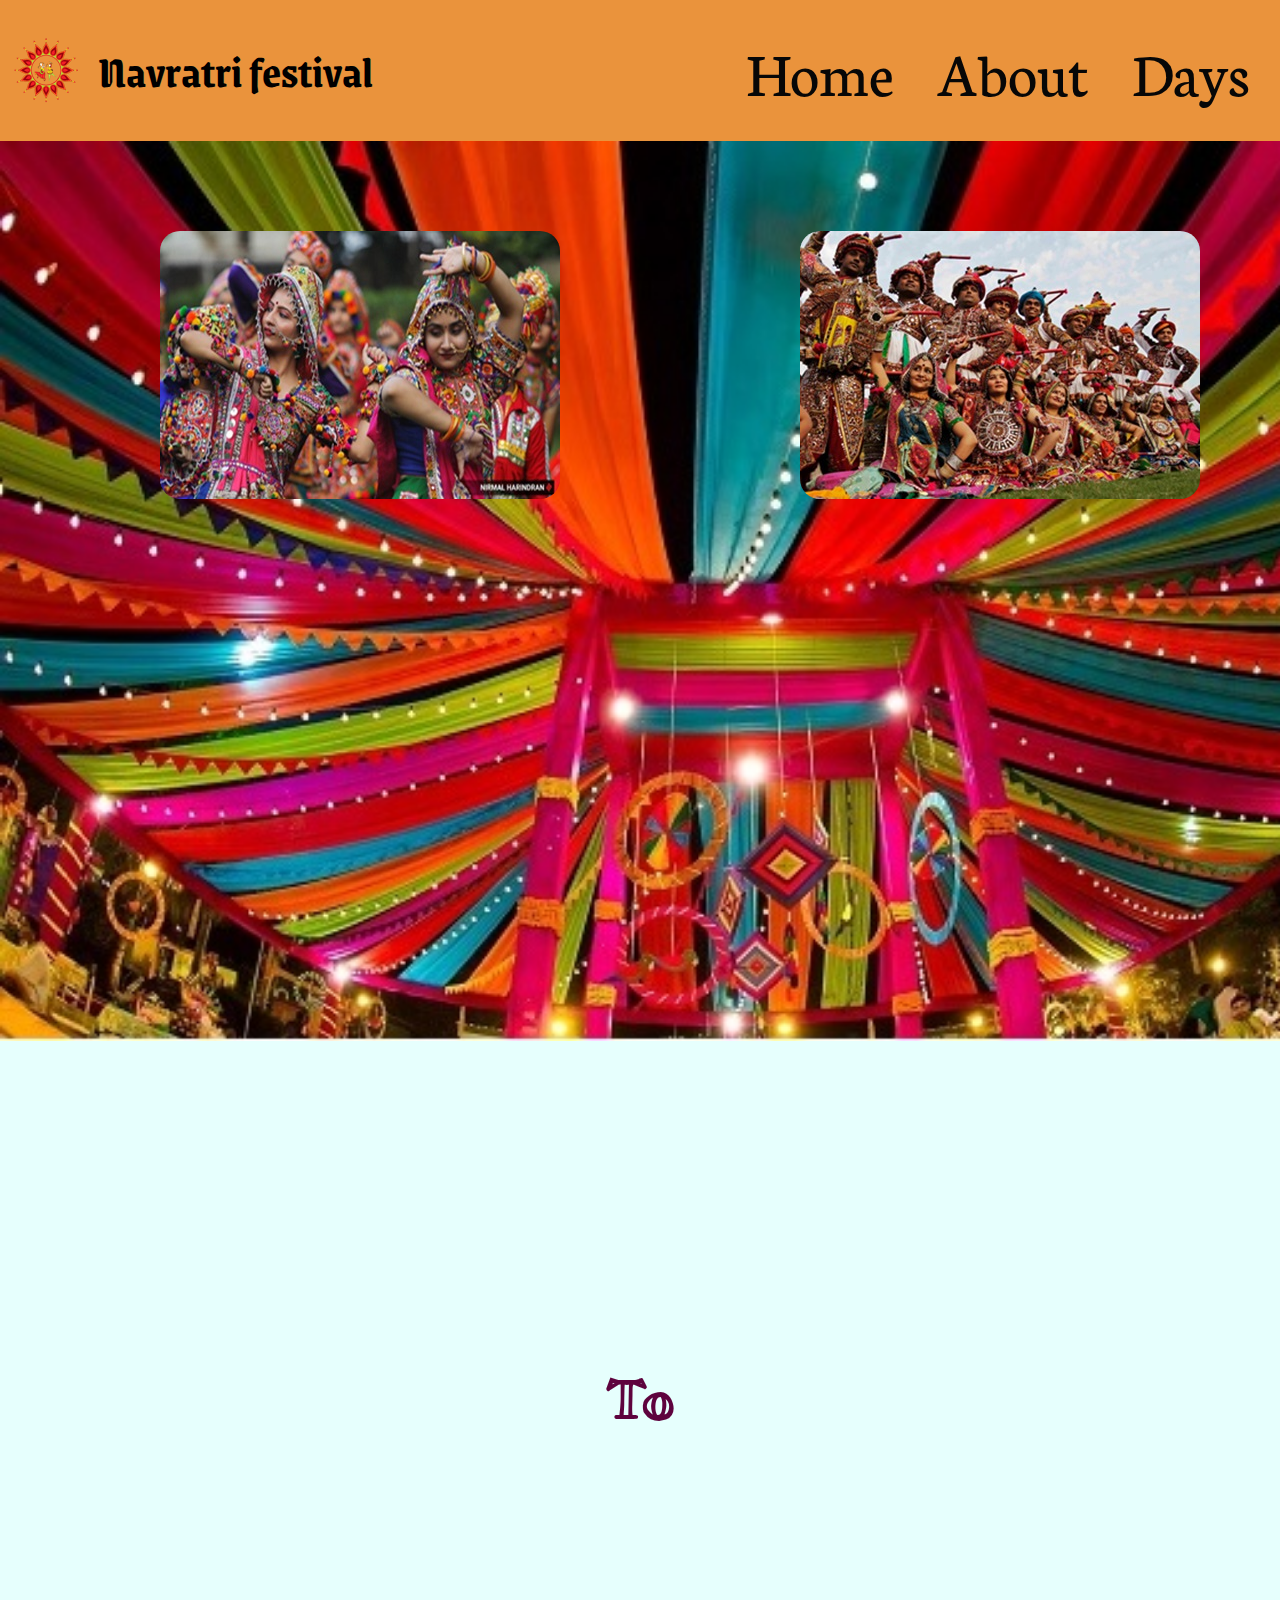
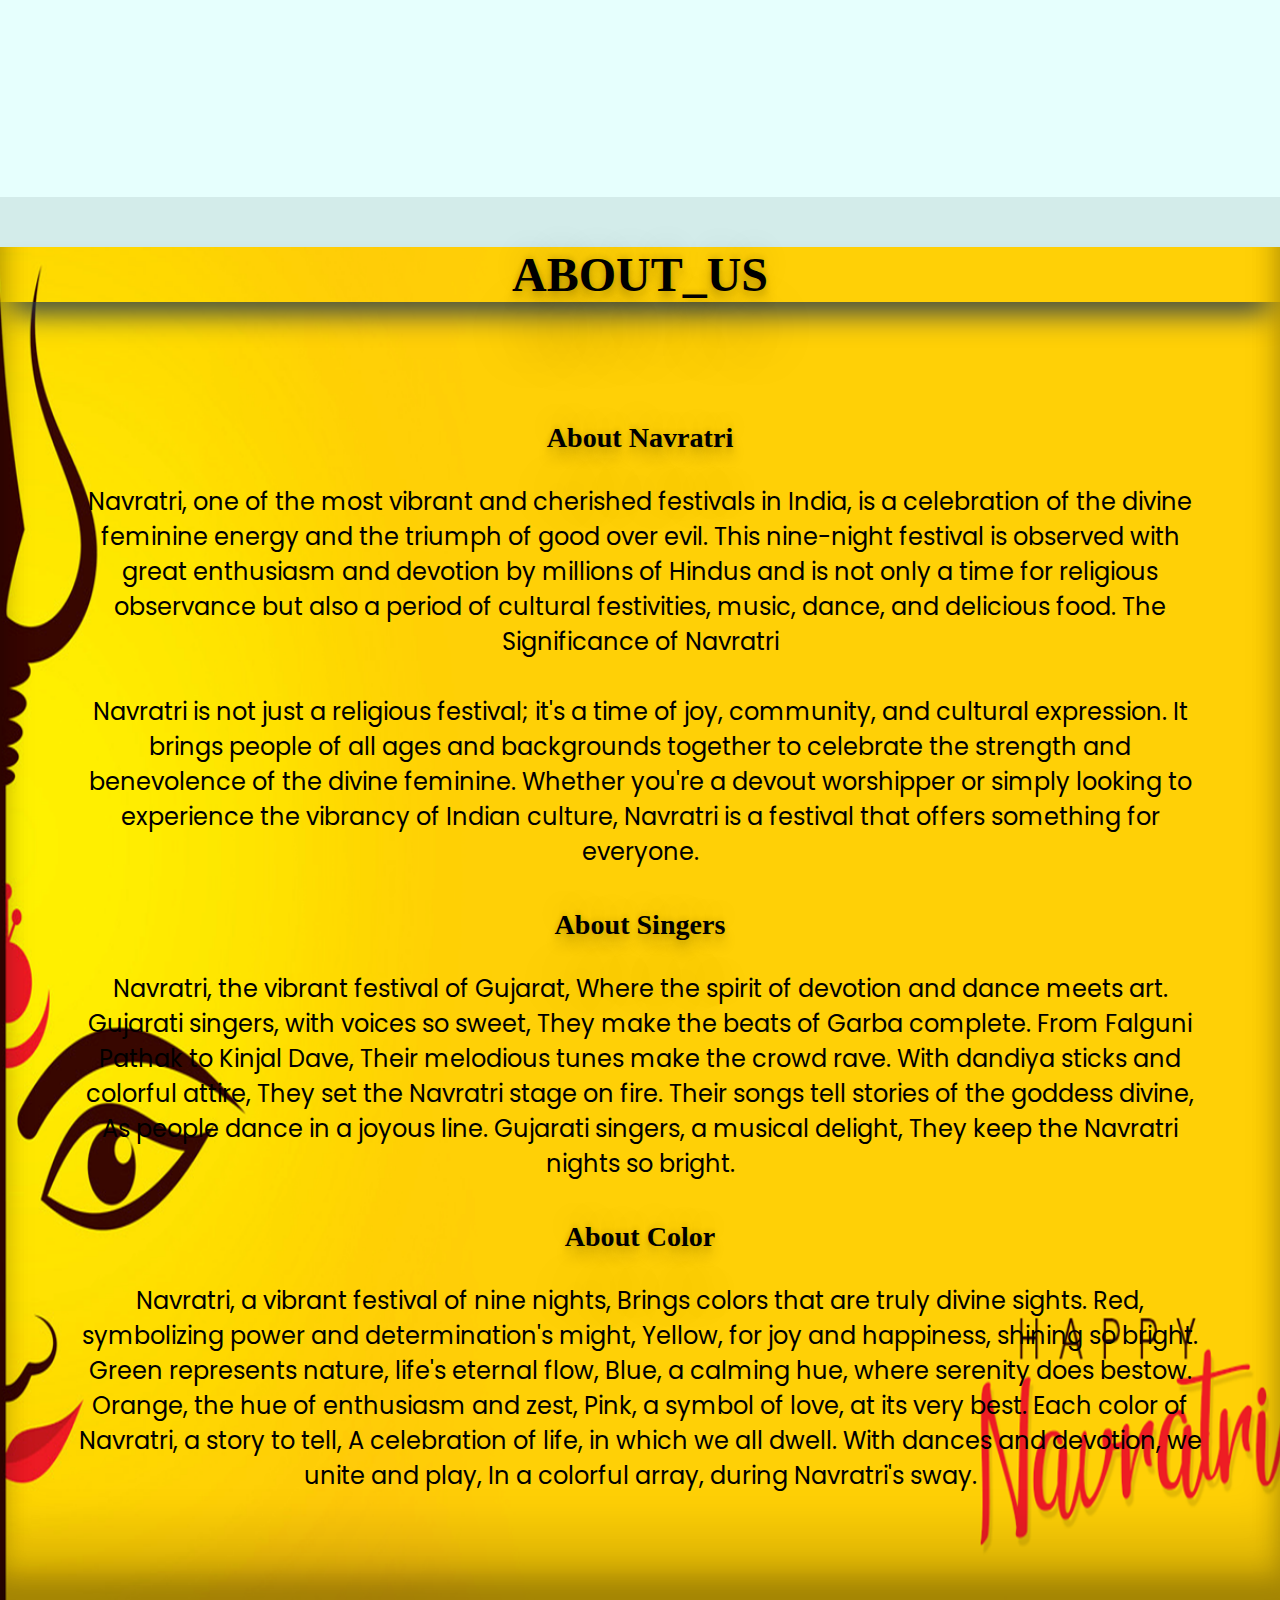
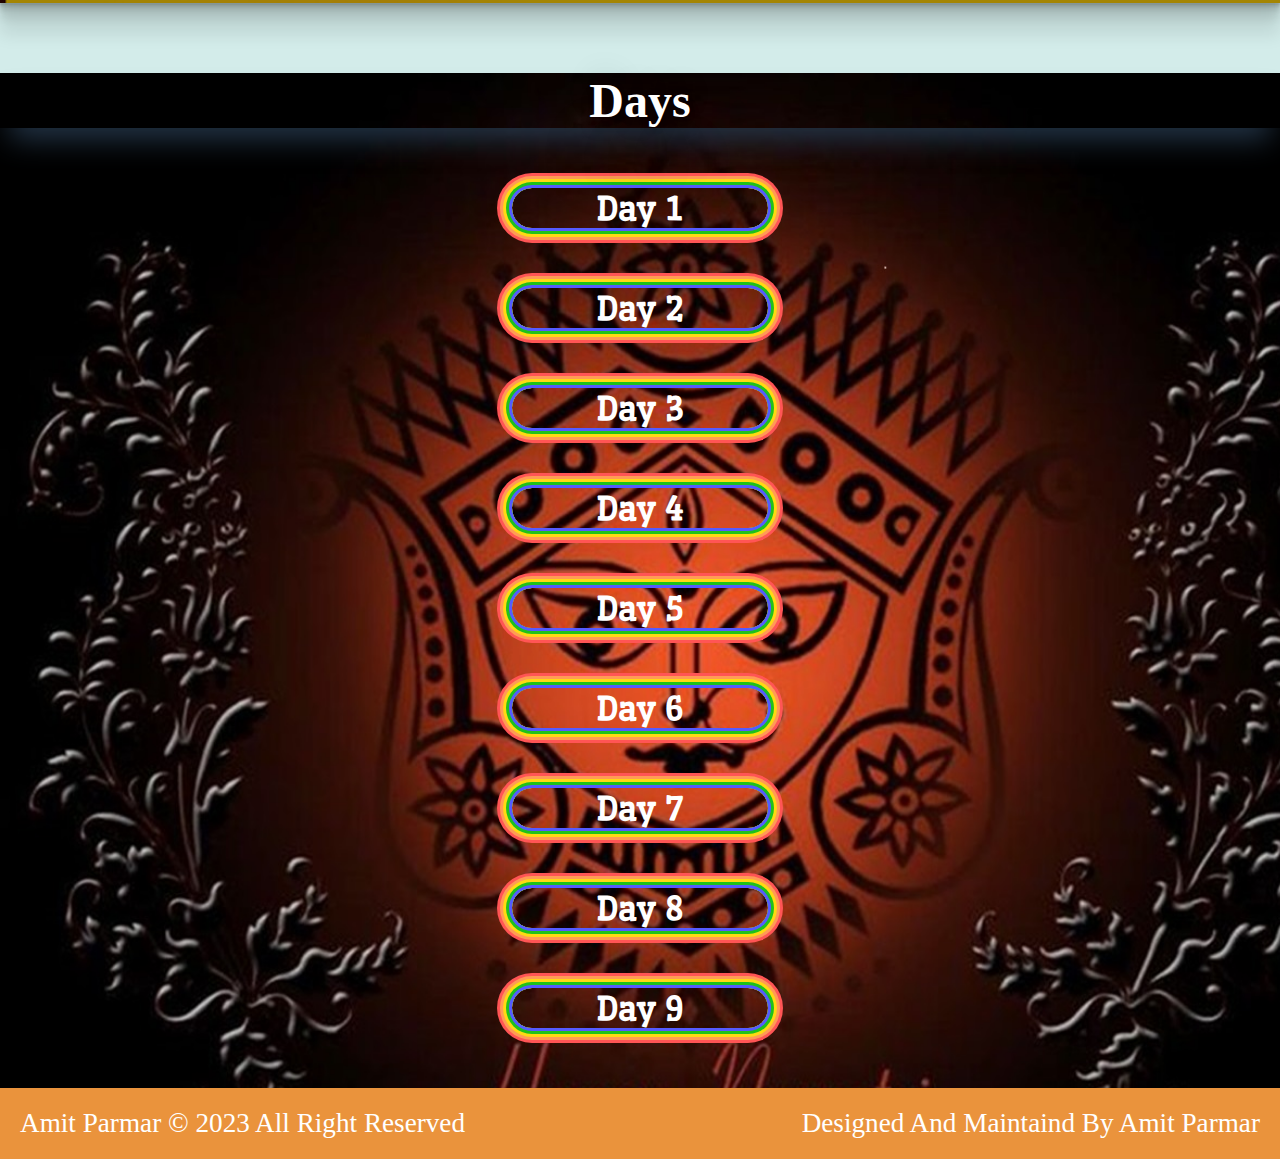
<file: index.html>
<!DOCTYPE html>
<html lang="en">
<head>
    <meta charset="UTF-8">
    <meta name="viewport" content="width=device-width, initial-scale=1.0">
    <title>navratri festival</title>
    <link rel="preconnect" href="https://fonts.gstatic.com" crossorigin>
<link href="https://fonts.googleapis.com/css2?family=Grenze+Gotisch&display=swap" rel="stylesheet">
<link href="https://fonts.googleapis.com/css2?family=Poppins&display=swap" rel="stylesheet">  
<link href="https://fonts.googleapis.com/css2?family=Neuton&display=swap" rel="stylesheet">
<link href="https://fonts.googleapis.com/css2?family=Miltonian&display=swap" rel="stylesheet"> 
<link href="https://fonts.googleapis.com/css2?family=Wellfleet&display=swap" rel="stylesheet">
<link href="https://unpkg.com/aos@2.3.1/dist/aos.css" rel="stylesheet">
<link   rel="stylesheet"  href="https://cdnjs.cloudflare.com/ajax/libs/animate.css/4.1.1/animate.min.css"/>
    <link rel="stylesheet" href="navratri.css">
</head>
<body>
      
    <section id="index_color">

        <nav id="navbar">
            <div id="navratri_logo">
               <img src="navratri_logo.png"  alt="">
               <h1>Navratri festival</h1>
            </div>
            <div id="links">
               <a href="#banner">Home</a>
               <a href="#about_us">About</a>
               <a href="#Days">Days</a>
            </div>
        </nav>
        
        <section id="banner">
           <div class="banner_img"  >
               <img src="garba_1.jpg" alt="">
           </div>
           <div class="banner_img"  >
               <img src="1c-4.jpg" alt="">
           </div>
        </section>
   
        <section id="buffer">
           <h3 data-aos="fade-right" data-aos-duration="3000" >welcome </h3>
             <h3 > To </h3>
           <h3 data-aos="fade-left" data-aos-duration="3000">Navratri Festival</h3>
       </section>
   
       <section id="about_us">
           <h2 align="center" class="animate__animated animate__bounce animate__bounceInDown">ABOUT_US</h2>
               <div id="about_us_div">
   
                   <h3 align="center">About Navratri</h3>
                   <p class="about_us_p">
                       Navratri, one of the most vibrant and cherished festivals in India, is a celebration of the divine feminine energy and the triumph of good over evil. This nine-night festival is observed with great enthusiasm and devotion by millions of Hindus and is not only a time for religious observance but also a period of cultural festivities, music, dance, and delicious food.
                       The Significance of Navratri
                       <br><br>
                       Navratri is not just a religious festival; it's a time of joy, community, and cultural expression. It brings people of all ages and backgrounds together to celebrate the strength and benevolence of the divine feminine. Whether you're a devout worshipper or simply looking to experience the vibrancy of Indian culture, Navratri is a festival that offers something for everyone.
                   </p>
                   <h3 align="center">About Singers</h3>
                   <p class="about_us_p">
                       Navratri, the vibrant festival of Gujarat,
                       Where the spirit of devotion and dance meets art.
                       Gujarati singers, with voices so sweet,
                       They make the beats of Garba complete. 
   
                       From Falguni Pathak to Kinjal Dave,
                       Their melodious tunes make the crowd rave.
                       With dandiya sticks and colorful attire,
                       They set the Navratri stage on fire. 
   
                       Their songs tell stories of the goddess divine,
                       As people dance in a joyous line.
                       Gujarati singers, a musical delight,
                       They keep the Navratri nights so bright.
                   </p>
                   <h3 align="center">About Color</h3>
                   <p class="about_us_p">
                       Navratri, a vibrant festival of nine nights,
                       Brings colors that are truly divine sights.
                       Red, symbolizing power and determination's might,
                       Yellow, for joy and happiness, shining so bright. 
   
                       Green represents nature, life's eternal flow,
                       Blue, a calming hue, where serenity does bestow.
                       Orange, the hue of enthusiasm and zest,
                       Pink, a symbol of love, at its very best. 
   
                       Each color of Navratri, a story to tell,
                       A celebration of life, in which we all dwell.
                       With dances and devotion, we unite and play,
                       In a colorful array, during Navratri's sway.
                   </p>
   
               </div>
       </section>
   
       <section id="Days"> 
   
           <h2 align="center" class="animate__animated animate__bounce animate__rotateInDownLeft">Days</h2>
   
           <h4 align="center" class="days_h4">
               <a href="day1.html">Day 1</a>
           </h4>
   
           <h4 align="center" class="days_h4">
               <a href="day2.html">Day 2</a>
           </h4>
   
           <h4 align="center" class="days_h4">
               <a href="day3.html">Day 3</a>
           </h4>
   
           <h4 align="center" class="days_h4">
               <a href="day4.html">Day 4</a>
           </h4>
   
           <h4 align="center" class="days_h4">
               <a href="day5.html">Day 5</a>
           </h4>
   
           <h4 align="center" class="days_h4">
               <a href="day6.html">Day 6</a>
           </h4>
   
           <h4 align="center" class="days_h4">
               <a href="day7.html">Day 7</a>
           </h4>
   
           <h4 align="center" class="days_h4">
               <a href="day8.html">Day 8</a>
           </h4>
   
           <h4 align="center" class="days_h4">
               <a href="day9.html">Day 9</a>
           </h4>
   
           <div class="footer">
               <div>
                       Amit Parmar &#169; 2023 All Right Reserved
               </div>
               <div>
                       Designed And Maintaind By Amit Parmar
               </div>
           </div>
       </section>
   
       <script src="https://unpkg.com/aos@2.3.1/dist/aos.js"></script>
       <script>
           AOS.init();
         </script>

    </section>

</body>
</html>
</file>
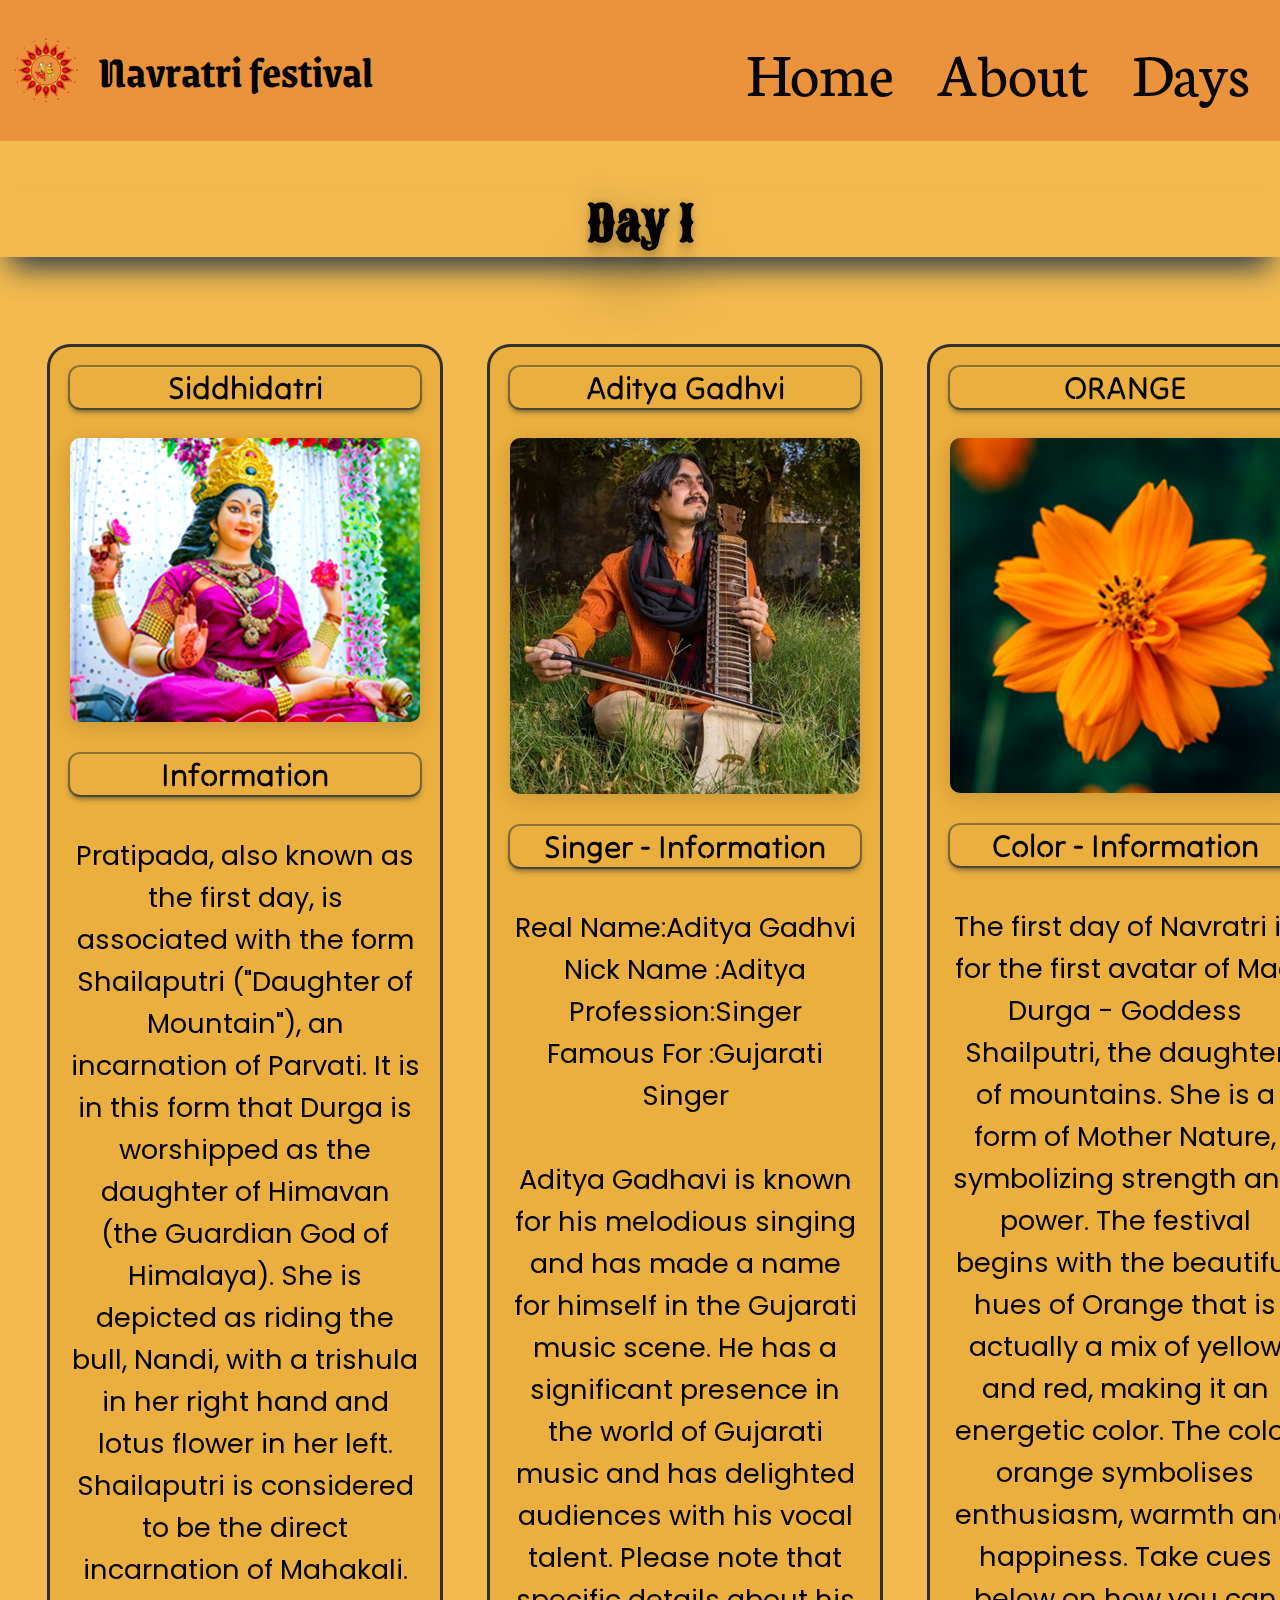
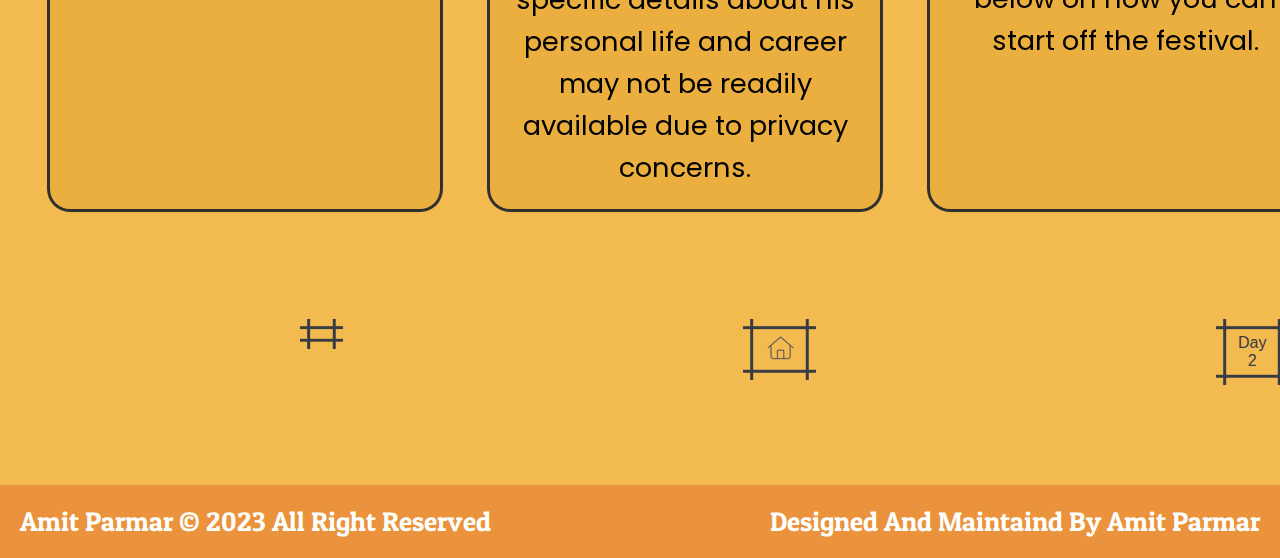
<file: day1.html>
<!DOCTYPE html>
<html lang="en">

<head>
    <meta charset="UTF-8">
    <meta name="viewport" content="width=device-width, initial-scale=1.0">
    <link href="https://fonts.googleapis.com/css2?family=Grenze+Gotisch&display=swap" rel="stylesheet">
    <link href="https://fonts.googleapis.com/css2?family=Sancreek&display=swap" rel="stylesheet">
    <link href="https://fonts.googleapis.com/css2?family=Tilt+Neon&display=swap" rel="stylesheet">
    <link href="https://unpkg.com/aos@2.3.1/dist/aos.css" rel="stylesheet">
    <link rel="stylesheet" href="https://cdnjs.cloudflare.com/ajax/libs/animate.css/4.1.1/animate.min.css" />
    <title>day 1</title>
    <link href="https://fonts.googleapis.com/css2?family=Patua+One&display=swap" rel="stylesheet">
    <link href="https://fonts.googleapis.com/css2?family=Neuton&display=swap" rel="stylesheet">
    <link href="https://fonts.googleapis.com/css2?family=Poppins&display=swap" rel="stylesheet">
    <link rel="stylesheet" href="navratri.css">
</head>

<body>

    <section id="day1_color">

        <nav id="navbar">
            <div id="navratri_logo">
                <img src="navratri_logo.png" alt="">
                <h1>Navratri festival</h1>
            </div>
            <div id="links">
                <a href="index.html">Home</a>
                <a href="index.html">About</a>
                <a href="index.html">Days</a>
            </div>
        </nav>

        <h2 align="center " data-aos="fade-down" data-aos-duration="2000"> Day 1</h2>

        <section id="day1">

            <div id="day1_div1" data-aos="fade-right" data-aos-duration="2000">
                <h3 align="center">Siddhidatri</h3>
                <img src="Shailaputri_day1.png" class="day1_images" alt="">
                <h3 align="center">Information</h3>
                <p>
                    Pratipada, also known as the first day, is associated with the form Shailaputri ("Daughter of
                    Mountain"), an incarnation of Parvati. It is in this form that Durga is worshipped as the daughter
                    of Himavan (the Guardian God of Himalaya). She is depicted as riding the bull, Nandi, with a
                    trishula in her right hand and lotus flower in her left. Shailaputri is considered to be the direct
                    incarnation of Mahakali.
                </p>

            </div>

            <div id="day1_div2" data-aos="fade-up" data-aos-duration="2500">
                <h3 align="center">Aditya Gadhvi</h3>
                <img src="aditya_gadhavi.jpg" class="day1_images" alt="">
                <h3 align="center"> Singer - Information</h3>
                <p>
                    Real Name:Aditya Gadhvi <br>
                    Nick Name :Aditya <br>
                    Profession:Singer <br>
                    Famous For :Gujarati Singer <br><br>
                    Aditya Gadhavi is known for his melodious singing and has made a name for himself in the Gujarati
                    music scene. He has a significant presence in the world of Gujarati music and has delighted
                    audiences with his vocal talent. Please note that specific details about his personal life and
                    career may not be readily available due to privacy concerns.
                </p>

            </div>

            <div id="day1_div3" data-aos="fade-left" data-aos-duration="2500">
                <h3 align="center">ORANGE</h3>
                <img src="color_orange.png" class="day1_images" alt="">
                <h3 align="center"> Color - Information</h3>
                <p>
                    The first day of Navratri is for the first avatar of Maa Durga - Goddess Shailputri, the daughter of
                    mountains. She is a form of Mother Nature, symbolizing strength and power. The festival begins with
                    the beautiful hues of Orange that is actually a mix of yellow and red, making it an energetic color.
                    The color orange symbolises enthusiasm, warmth and happiness. Take cues below on how you can start
                    off the festival.
                </p>

            </div>

        </section>

        <section class="day_link">

            <a href="" class="day1_link">
                <button class="button-89" role="button">

                </button>
            </a>

            <a href="index.html" class="day1_link">
                <button class="button-89" role="button">
                    <img src="Home_icon_logo.png" alt="">
                </button>
            </a>
            <a href="day2.html" class="day1_link">
                <button class="button-89" role="button">
                    Day 2
                </button>
            </a>
        </section>

        <div class="footer">
            <div>
                Amit Parmar &#169; 2023 All Right Reserved
            </div>
            <div>
                Designed And Maintaind By Amit Parmar
            </div>
        </div>


    </section>

    <script src="https://unpkg.com/aos@2.3.1/dist/aos.js"></script>
    <script>
        AOS.init();
    </script>




</body>

</html>
</file>
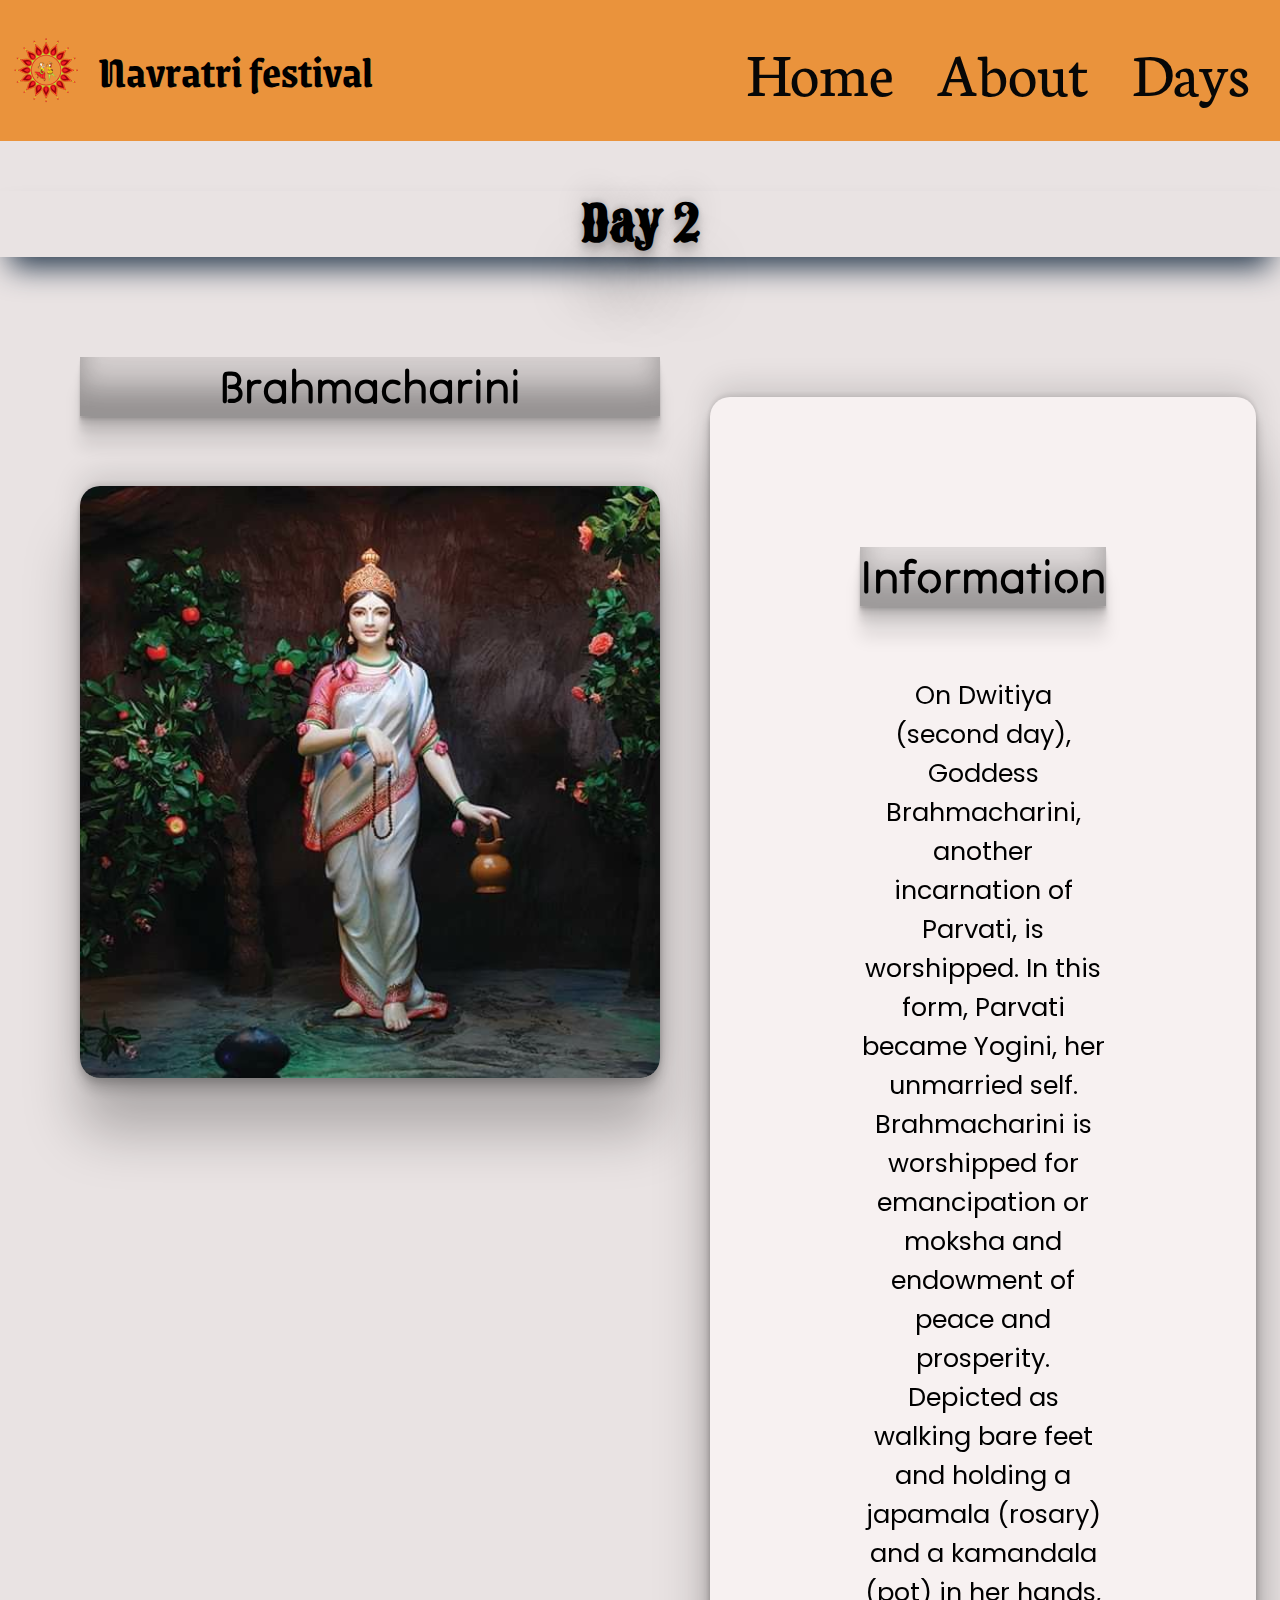
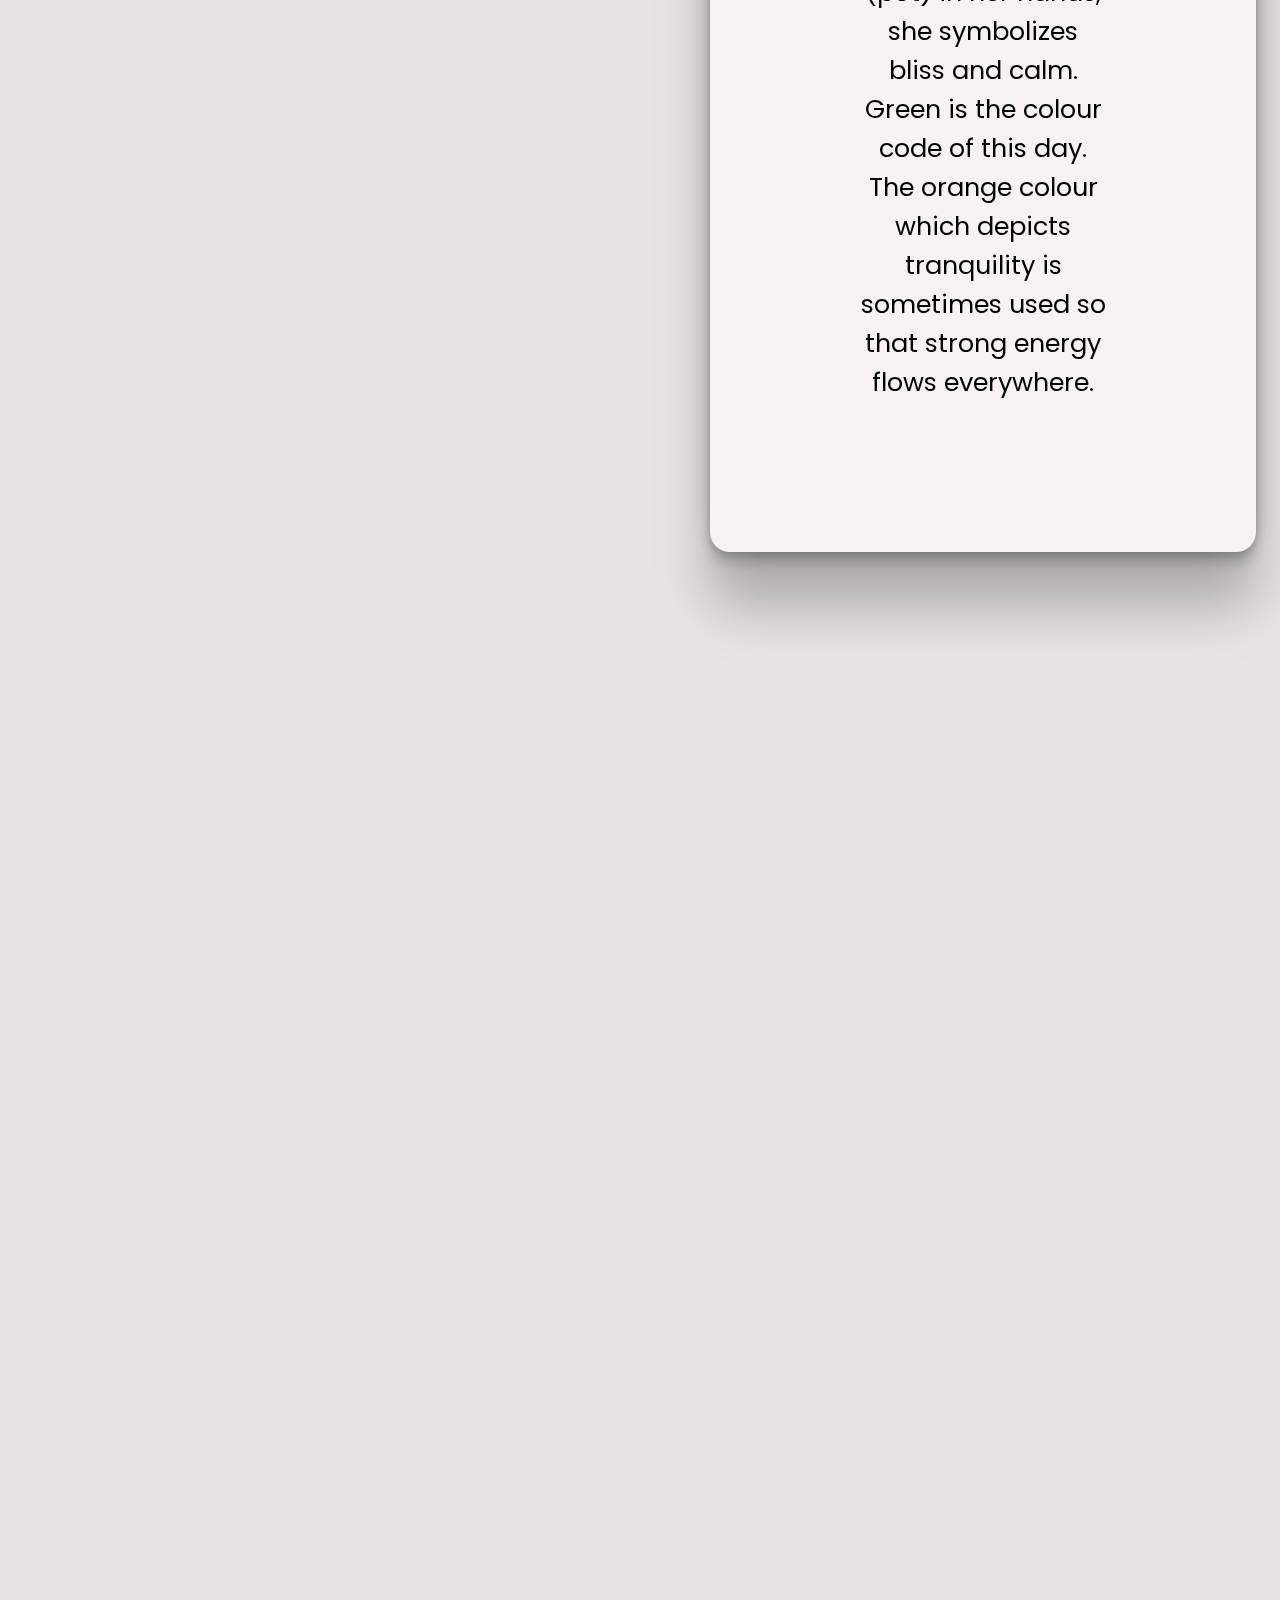
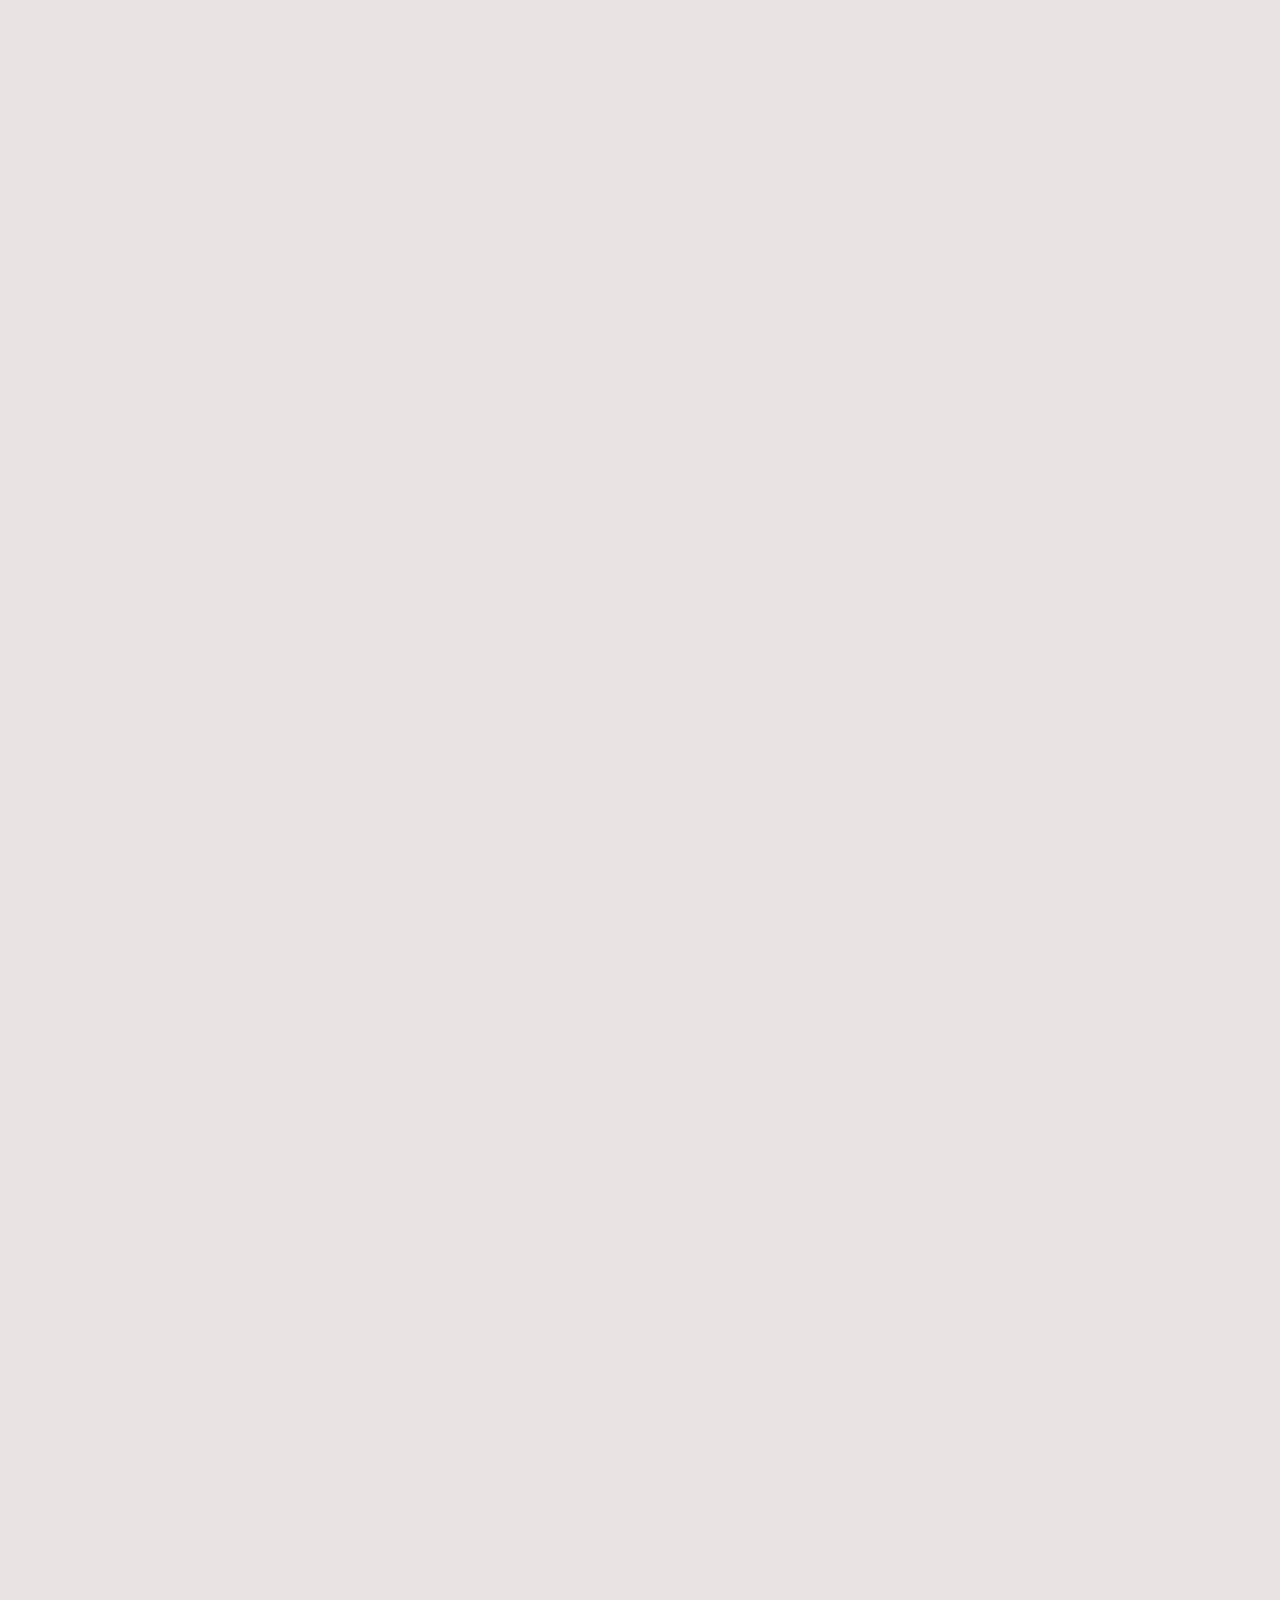
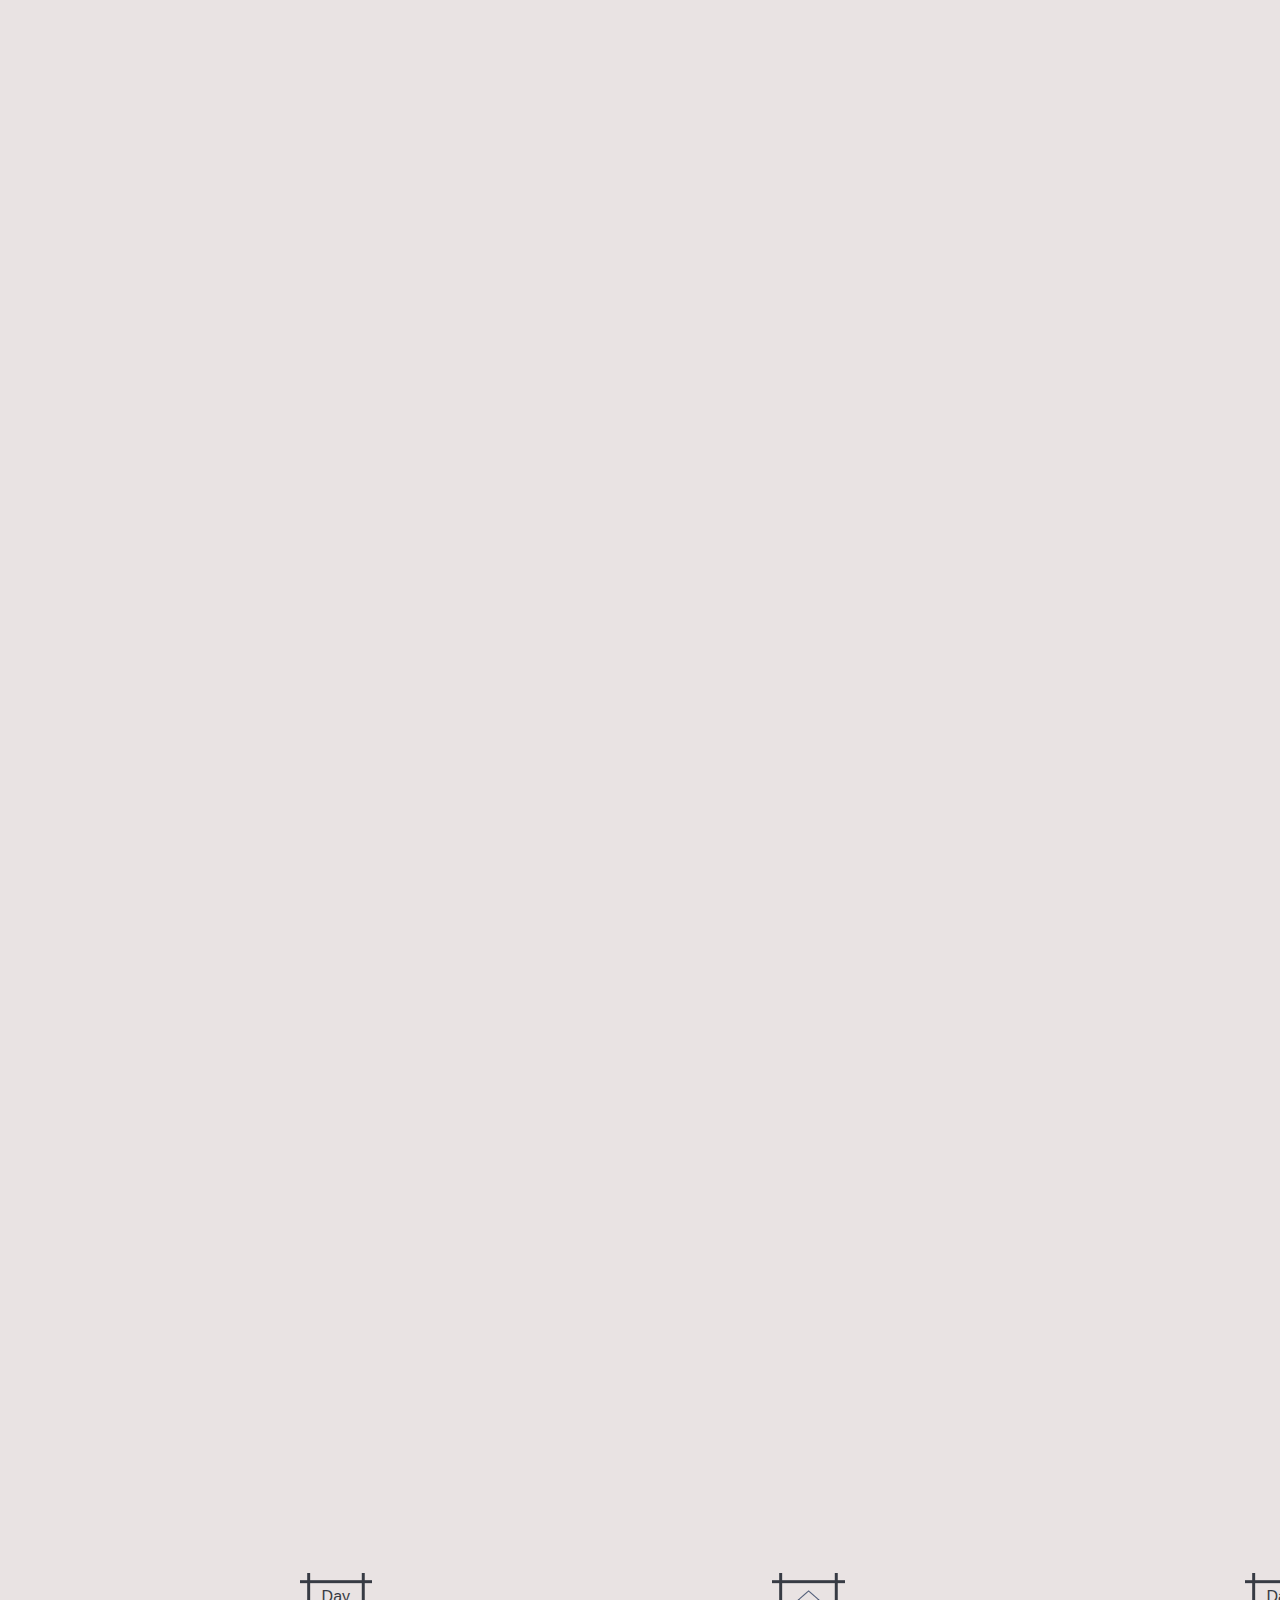
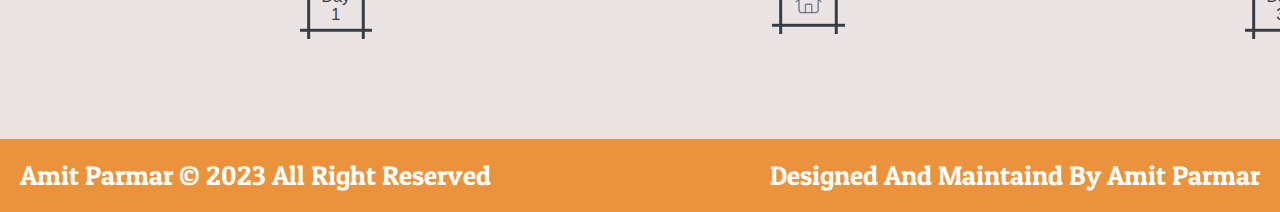
<file: day2.html>
<!DOCTYPE html>
<html lang="en">

<head>
  <meta charset="UTF-8">
  <meta name="viewport" content="width=device-width, initial-scale=1.0">
  <link rel="preconnect" href="https://fonts.gstatic.com" crossorigin>
  <link href="https://fonts.googleapis.com/css2?family=Grenze+Gotisch&display=swap" rel="stylesheet">
  <link href="https://fonts.googleapis.com/css2?family=Poppins&display=swap" rel="stylesheet">
  <link href="https://fonts.googleapis.com/css2?family=Tilt+Neon&display=swap" rel="stylesheet">
  <link href="https://fonts.googleapis.com/css2?family=Sancreek&display=swap" rel="stylesheet">
  <link href="https://unpkg.com/aos@2.3.1/dist/aos.css" rel="stylesheet">
  <link href="https://fonts.googleapis.com/css2?family=Patua+One&display=swap" rel="stylesheet">
  <link href="https://fonts.googleapis.com/css2?family=Neuton&display=swap" rel="stylesheet">
  <link rel="stylesheet" href="https://cdnjs.cloudflare.com/ajax/libs/animate.css/4.1.1/animate.min.css" />
  <link rel="stylesheet" href="navratri.css">
  <title>Day 2</title>
</head>

<body>


  <section id="day2_color">

    <nav id="navbar">
      <div id="navratri_logo">
        <img src="navratri_logo.png" alt="">
        <h1>Navratri festival</h1>
      </div>
      <div id="links">
        <a href="index.html">Home</a>
        <a href="index.html">About</a>
        <a href="index.html">Days</a>
      </div>
    </nav>

    <h2 align="center" class="animate__animated animate__bounce animate__backInDown">Day 2</h2>

    <section class="day2">
      <div data-aos="fade-up" data-aos-duration="1900">
        <h3 align="center">Brahmacharini</h3>
        <img src="Brahmacharini_day2.png" class="day2_images" alt="">
      </div>
      <div class="day2_p" data-aos="fade-down" data-aos-duration="1900">
        <h3 align="center">Information</h3>
        <p>
          On Dwitiya (second day), Goddess Brahmacharini, another incarnation of Parvati, is worshipped. In this form,
          Parvati became Yogini, her unmarried self. Brahmacharini is worshipped for emancipation or moksha and
          endowment of peace and prosperity. Depicted as walking bare feet and holding a japamala (rosary) and a
          kamandala (pot) in her hands, she symbolizes bliss and calm. Green is the colour code of this day. The orange
          colour which depicts tranquility is sometimes used so that strong energy flows everywhere.
        </p>
      </div>
    </section>

    <section class="day2">
      <div data-aos="fade-up" data-aos-duration="1900">
        <h3 align="center">Kirtidan Gadhavi</h3>
        <img src="kirtidan_gadhavi.jpeg" class="day2_images" alt="">
      </div>
      <div class="day2_p" data-aos="fade-down" data-aos-duration="1900">
        <h3 align="center"> Singer - Information</h3>
        <p>
          Real Name :Kirtidan Gadhvi <br>
          Nick Name :Kirtidan <br>
          Profession:Singer, Musician and Artist <br>
          Famous For:Dandiya King <br>
          With melodious and highly complex tracks like “Laadki”, “ Gori Radha ne KaaloKaan”, and “Nagar Me Jogi Aaya”,
          KirtidanGadhvi is an exceptional folk singer of Gujarat. He is known for his dayras, folk songs and classical
          nuances and also indulges in ghazals, qawalli, bhajans and Bollywood music. He has performed on reputed
          platforms like MTV Coke Studio and has been awarded the title of the Best Singer of the State by Gujarat
          Government in 2015.
        </p>
      </div>
    </section>

    <section class="day2">
      <div data-aos="fade-up" data-aos-duration="1900">
        <h3 align="center">color-white</h3>
        <img src="color_white.jpg" class="day2_images" alt="">
      </div>
      <div class="day2_p" data-aos="fade-down" data-aos-duration="1900">
        <h3 align="center"> color - Information</h3>
        <p>
          The second day of Navratri is dedicated to Goddess Brahmacharini, the goddess looking for spiritual knowledge.
          It is believed that Goddess Parvati went to the mountains to do atonement to reduce her Karma and as luck
          might have it, this is where she met Lord Shiva and joined him in his asceticism.
          Day two is, therefore, for white, symbolising austerity of the goddess. White is a symbol of peace, innocence
          and purity.
        </p>
      </div>
    </section>

    <section class="day_link">

      <a href="day1.html" class="day1_link">
        <button class="button-89" role="button">
          Day 1
        </button>
      </a>
      <a href="index.html" class="day1_link">
        <button class="button-89" role="button">
          <img src="Home_icon_logo.png" alt="">
        </button>
      </a>
      <a href="day3.html" class="day1_link">
        <button class="button-89" role="button">
          Day 3
        </button>
      </a>
    </section>

    <div class="footer">
      <div>
        Amit Parmar &#169; 2023 All Right Reserved
      </div>
      <div>
        Designed And Maintaind By Amit Parmar
      </div>
    </div>
  </section>

  <script src="https://unpkg.com/aos@2.3.1/dist/aos.js"></script>
  <script>
    AOS.init();
  </script>

</body>

</html>
</file>
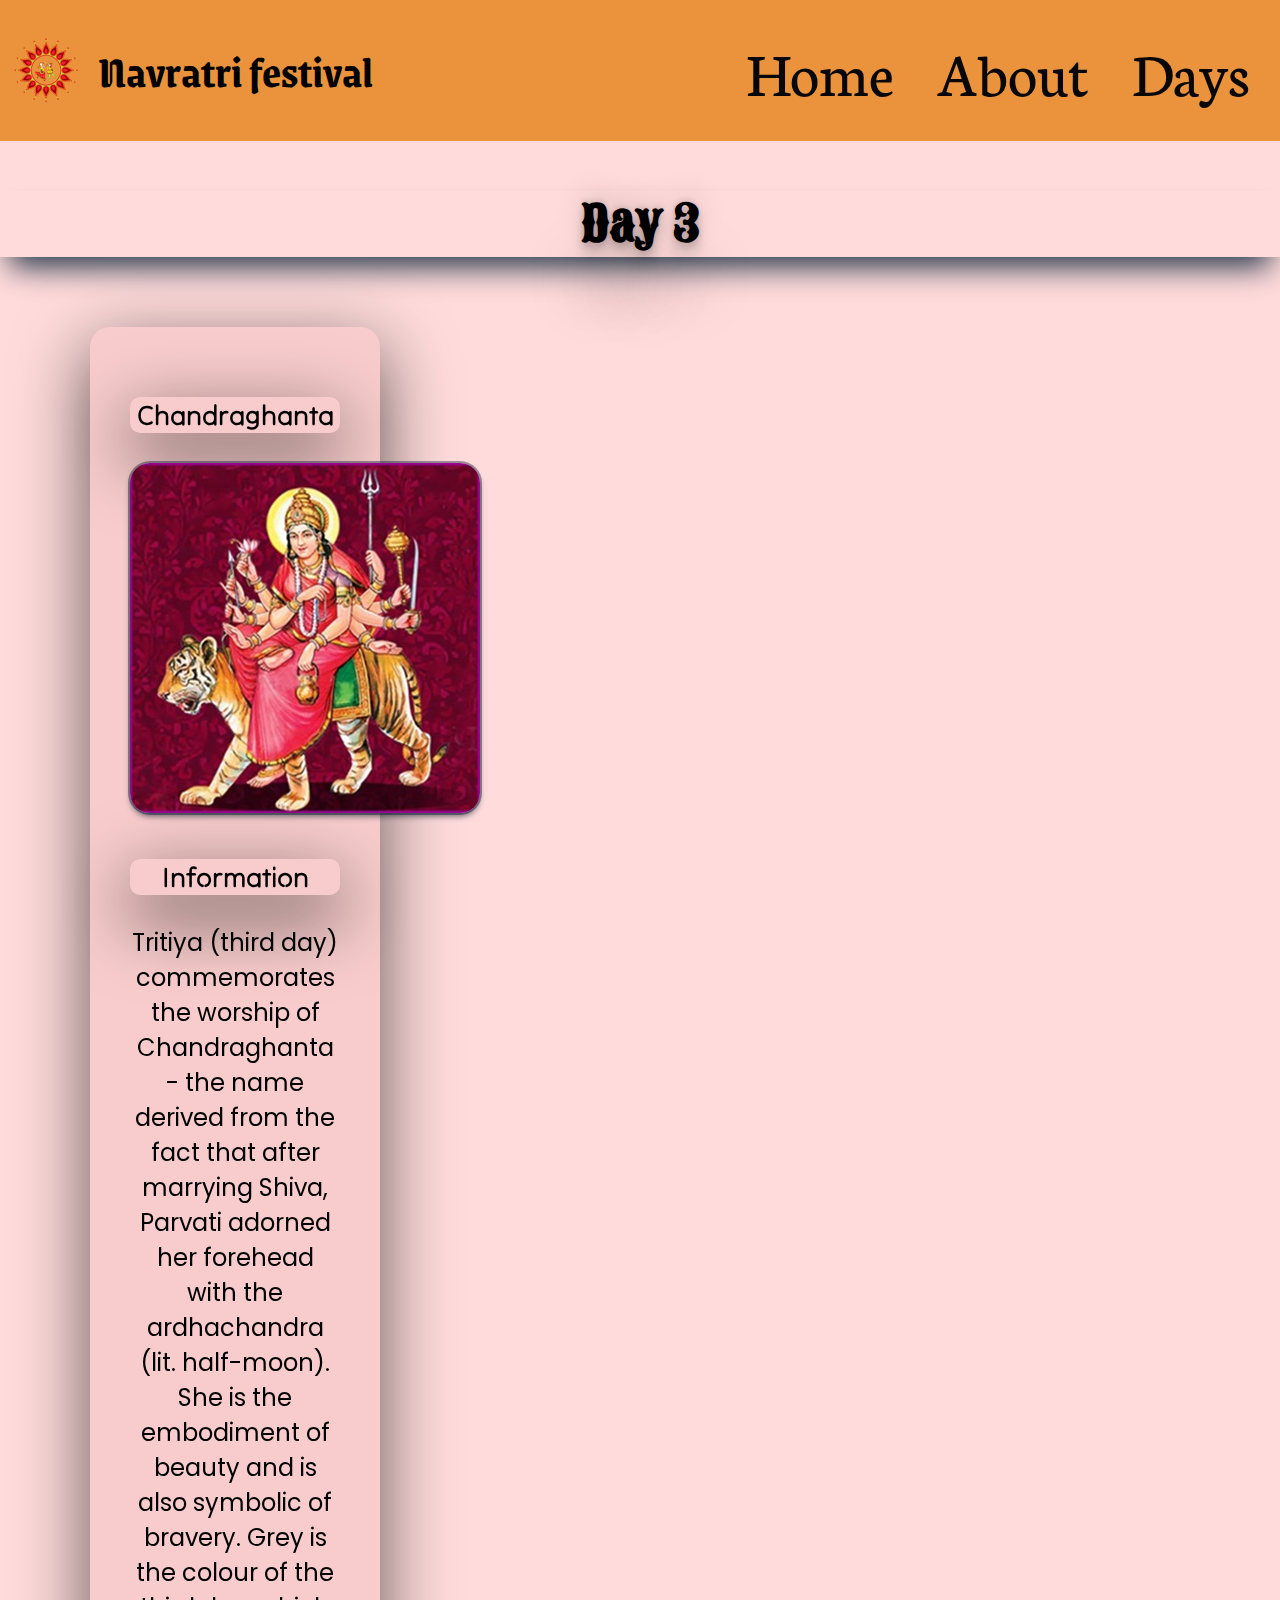
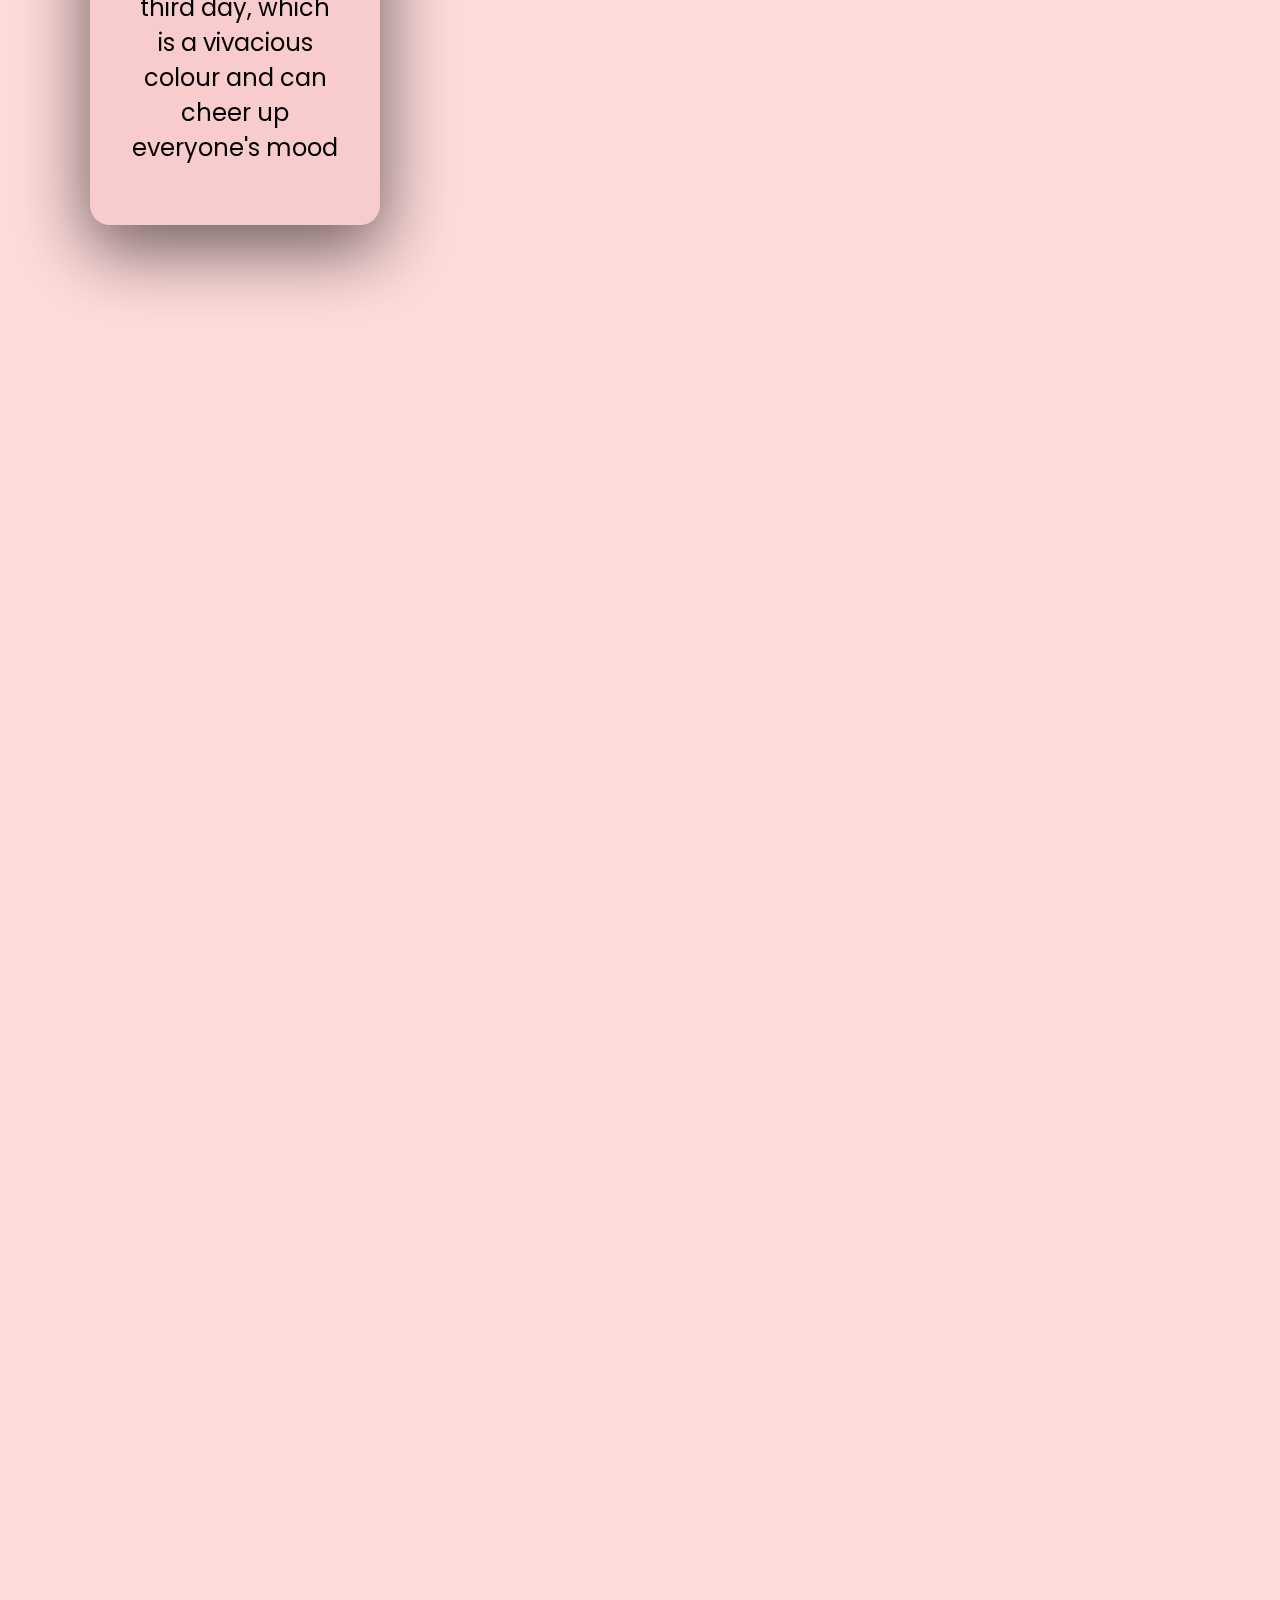
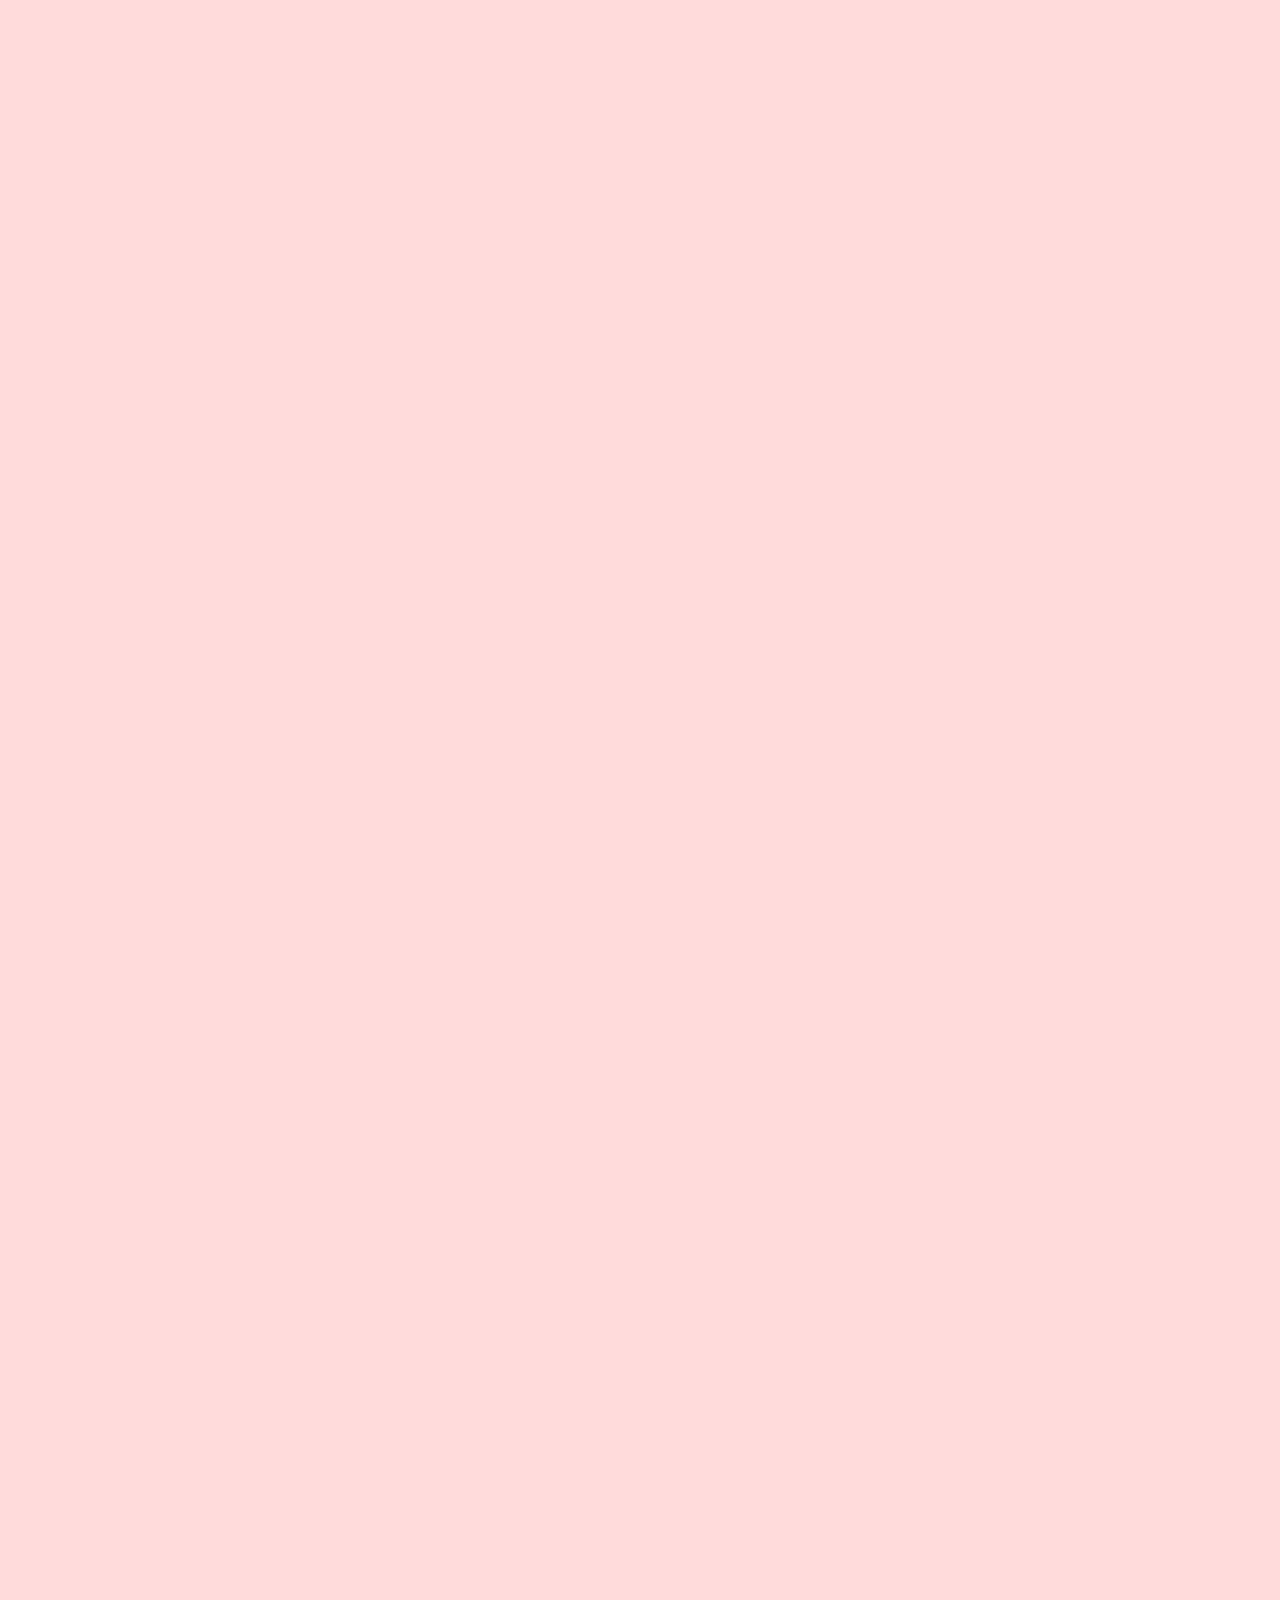
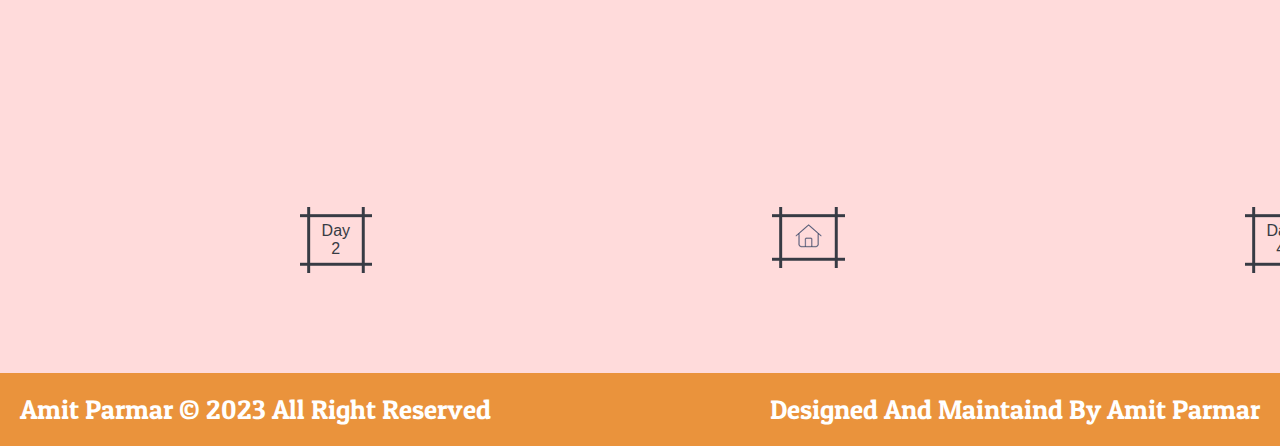
<file: day3.html>
<!DOCTYPE html>
<html lang="en">

<head>
    <meta charset="UTF-8">
    <meta name="viewport" content="width=device-width, initial-scale=1.0">
    <link rel="preconnect" href="https://fonts.gstatic.com" crossorigin>
    <link href="https://fonts.googleapis.com/css2?family=Grenze+Gotisch&display=swap" rel="stylesheet">
    <link href="https://unpkg.com/aos@2.3.1/dist/aos.css" rel="stylesheet">
    <link href="https://fonts.googleapis.com/css2?family=Tilt+Neon&display=swap" rel="stylesheet">
    <link href="https://fonts.googleapis.com/css2?family=Sancreek&display=swap" rel="stylesheet">
    <link href="https://fonts.googleapis.com/css2?family=Patua+One&display=swap" rel="stylesheet">
    <link href="https://fonts.googleapis.com/css2?family=Neuton&display=swap" rel="stylesheet">
    <link href="https://fonts.googleapis.com/css2?family=Poppins&display=swap" rel="stylesheet">
    <link rel="stylesheet" href="https://cdnjs.cloudflare.com/ajax/libs/animate.css/4.1.1/animate.min.css" />
    <link rel="stylesheet" href="navratri.css">
    <title>day 3</title>
</head>

<body>
    <section id="day3_color">

        <nav id="navbar">
            <div id="navratri_logo">
                <img src="navratri_logo.png" alt="">
                <h1>Navratri festival</h1>
            </div>
            <div id="links">
                <a href="index.html">Home</a>
                <a href="index.html">About</a>
                <a href="index.html">Days</a>
            </div>
        </nav>

        <h2 align="center" class="animate__animated animate__bounce animate__backInUp"> Day 3</h2>

        <section id="day3">

            <div id="day3_div1" data-aos="flip-left" data-aos-easing="ease-out-cubic" data-aos-duration="2000">
                <h3 align="center">Chandraghanta</h3>
                <img src="Chandraghanta_day3.jpg" class="day3_images" alt="">
                <h3 align="center">Information</h3>
                <p class="day3_p">
                    Tritiya (third day) commemorates the worship of Chandraghanta - the name derived from the fact that
                    after marrying Shiva, Parvati adorned her forehead with the ardhachandra (lit. half-moon). She is
                    the embodiment of beauty and is also symbolic of bravery. Grey is the colour of the third day, which
                    is a vivacious colour and can cheer up everyone's mood
                </p>
            </div>

            <div id="day3_div2" data-aos="flip-left" data-aos-easing="ease-out-cubic" data-aos-duration="2000">
                <h3 align=center>GeetaBen Rabari</h3>
                <img src="geetaben_rabari.jpg" class="day3_images" alt="">
                <h3 align="center"> Singer - Information</h3>
                <p class="day3_p">
                    Full Name :Geeta Ben Rabari <br>
                    Name Earned:Kutchi Koyal <br>
                    Profession :Singer <br>
                    Famous For Singing the Gujarati Song “Rona Ser Ma” <br> <br>
                    Geeta Rabari, referred to as the “Kutchi Koyal”, is a budding Gujarati folk singer. With tracks like
                    “Roma Ser Ma” and “Masti Ma Mastani”, she created a reputation amongst the audience and became
                    highly popular. She started her career as a singer at a very young age of 10 years, by getting fame
                    within her village, and gradually paved her way up to become one of the most loved Gujarati singers.
                    Unlike others, she strictly adheres to folk songs and enjoys singing them.
                </p>
            </div>

            <div id="day3_div3" data-aos="flip-left" data-aos-easing="ease-out-cubic" data-aos-duration="2000">

                <h3 align=center>Red</h3>

                <img src="color_red.jpg" class="day3_images" alt="">
                <h3 align="center"> color - Information</h3>
                <p class="day3_p">
                    The third day of Navratri is for Maa Chandraghanta, the Goddess who wears a crescent moon on her
                    forehead and is always ready to destroy the enemies of her devotees. Hence, the color dedicated for
                    this day is red signifying - blood, courage and sacrifice.
                </p>
            </div>
        </section>

        <section class="day_link">

            <a href="day2.html" class="day1_link">
                <button class="button-89" role="button">
                    Day 2
                </button>
            </a>
            <a href="index.html" class="day1_link">
                <button class="button-89" role="button">
                    <img src="Home_icon_logo.png" alt="">
                </button>
            </a>
            <a href="day4.html" class="day1_link">
                <button class="button-89" role="button">
                    Day 4
                </button>
            </a>
        </section>

        <div class="footer">
            <div>
                Amit Parmar &#169; 2023 All Right Reserved
            </div>
            <div>
                Designed And Maintaind By Amit Parmar
            </div>
        </div>

    </section>

    <script src="https://unpkg.com/aos@2.3.1/dist/aos.js"></script>
    <script>
        AOS.init();
    </script>


</body>

</html>
</file>
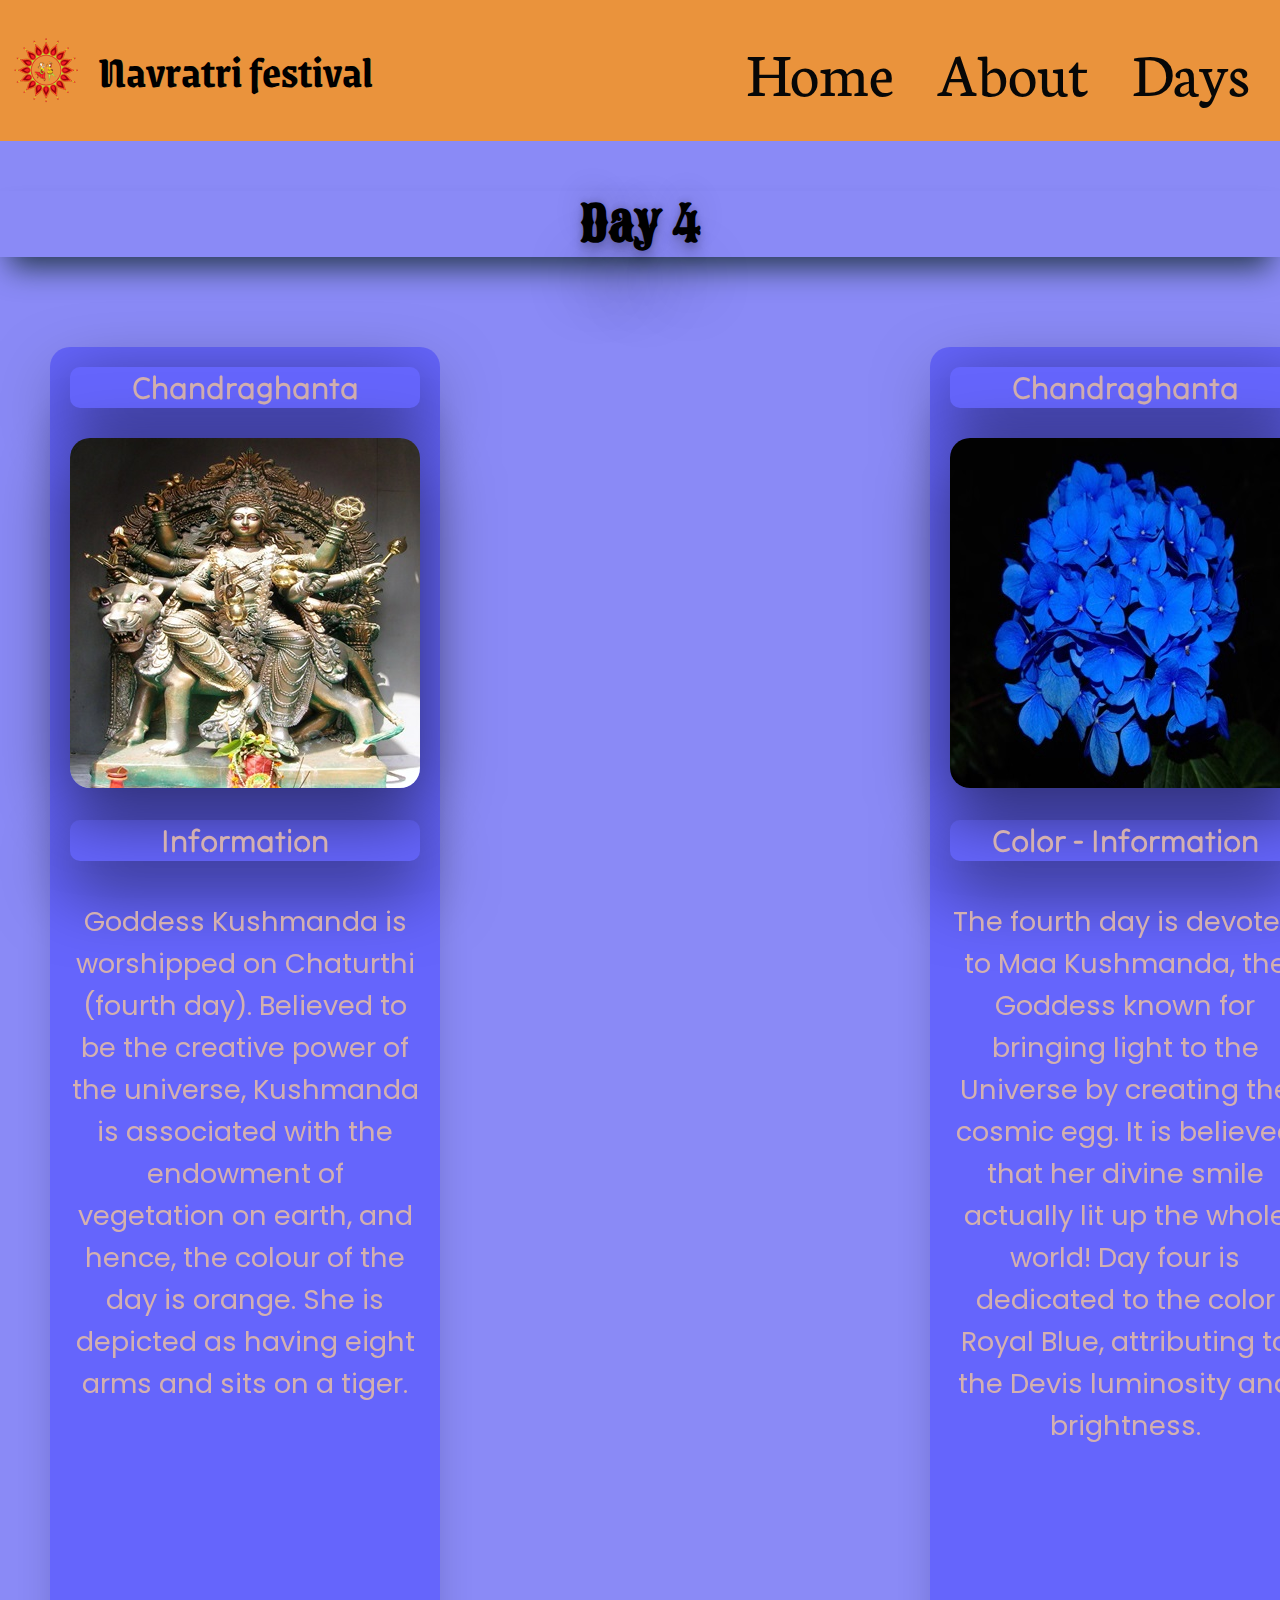
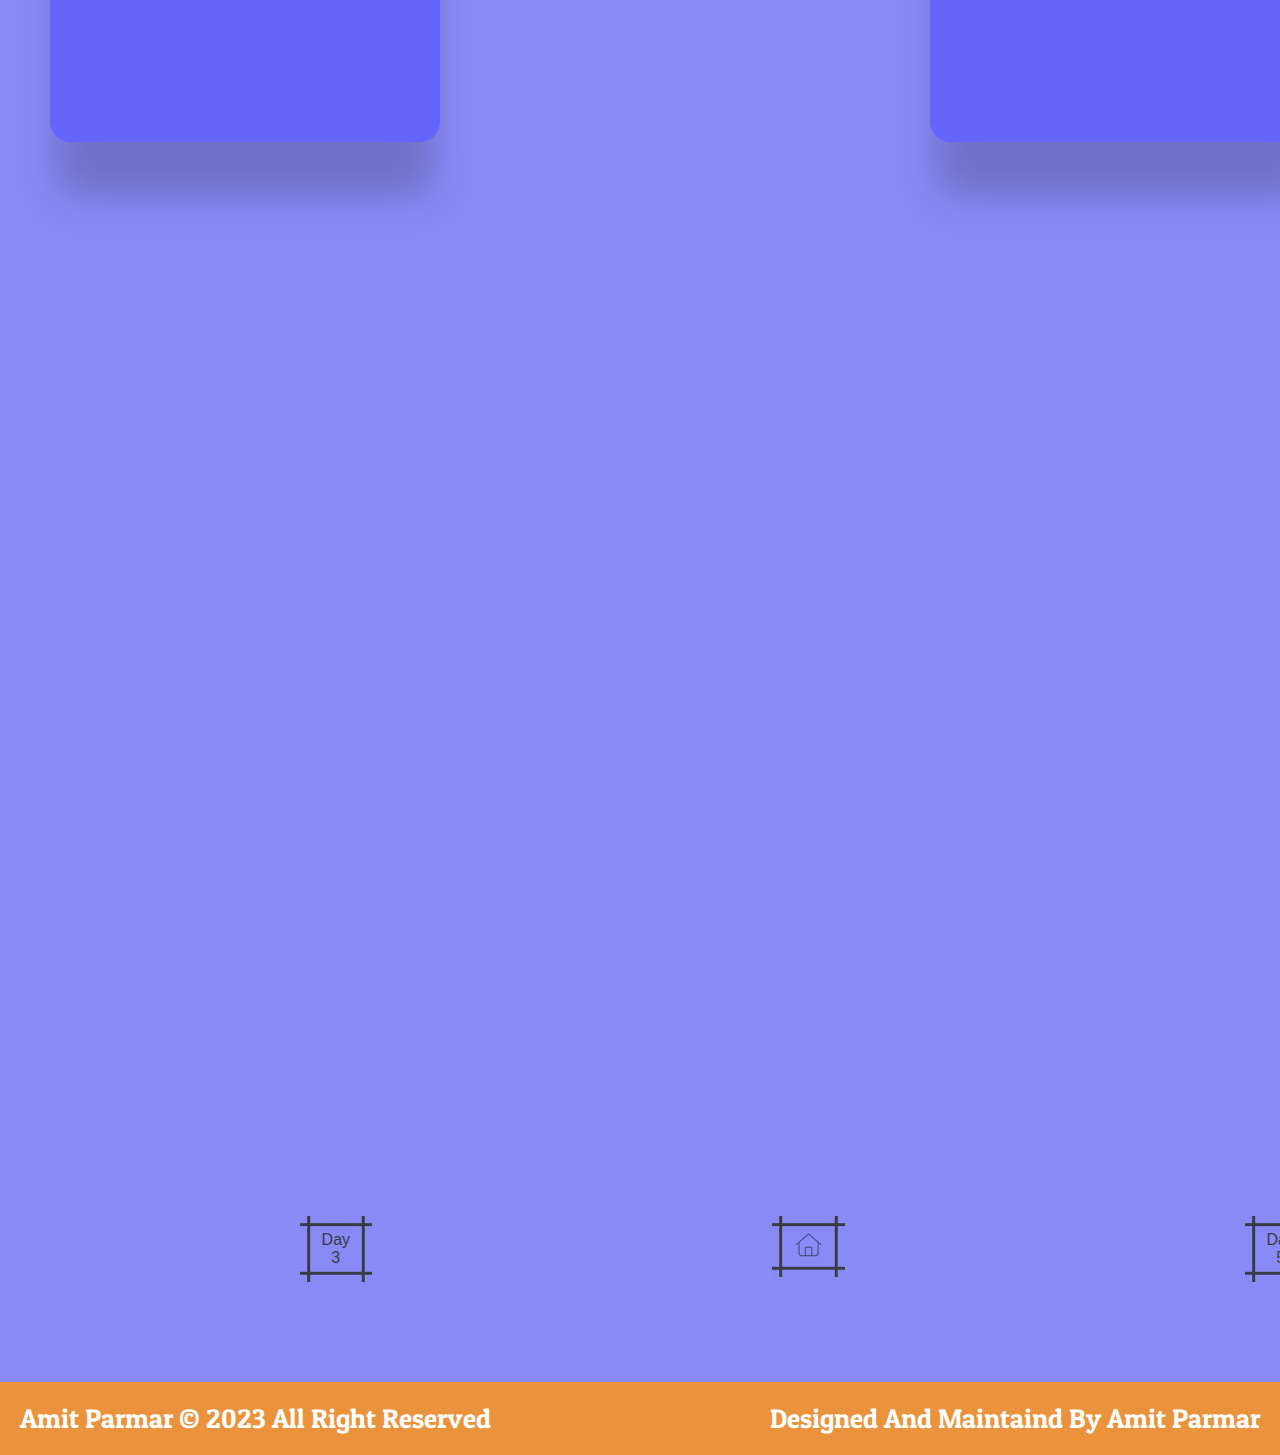
<file: day4.html>
<!DOCTYPE html>
<html lang="en">

<head>
    <meta charset="UTF-8">
    <meta name="viewport" content="width=device-width, initial-scale=1.0">
    <link href="https://fonts.googleapis.com/css2?family=Grenze+Gotisch&display=swap" rel="stylesheet">
    <link href="https://fonts.googleapis.com/css2?family=Sancreek&display=swap" rel="stylesheet">
    <link href="https://fonts.googleapis.com/css2?family=Tilt+Neon&display=swap" rel="stylesheet">
    <link href="https://unpkg.com/aos@2.3.1/dist/aos.css" rel="stylesheet">
    <link href="https://fonts.googleapis.com/css2?family=Patua+One&display=swap" rel="stylesheet">
    <link href="https://fonts.googleapis.com/css2?family=Neuton&display=swap" rel="stylesheet">
    <link href="https://fonts.googleapis.com/css2?family=Poppins&display=swap" rel="stylesheet">
    <link rel="stylesheet" href="https://cdnjs.cloudflare.com/ajax/libs/animate.css/4.1.1/animate.min.css" />
    <link rel="stylesheet" href="navratri.css">
    <title>day 4</title>
</head>

<body>

    <section id="day4_color">

        <nav id="navbar">
            <div id="navratri_logo">
                <img src="navratri_logo.png" alt="">
                <h1>Navratri festival</h1>
            </div>
            <div id="links">
                <a href="index.html">Home</a>
                <a href="index.html">About</a>
                <a href="index.html">Days</a>
            </div>
        </nav>

        <h2 align="center" class="animate__animated animate__bounce animate__zoomInDown"> Day 4</h2>

        <section id="day4">
            <div id="day4_div1" data-aos="zoom-in-right" data-aos-duration="2000">
                <h3 align="center">Chandraghanta</h3>
                <img src="Kushmanda_day4.JPG" class="day4_imeges" alt="">
                <h3 align="center">Information</h3>
                <p>
                    Goddess Kushmanda is worshipped on Chaturthi (fourth day). Believed to be the creative power of the
                    universe, Kushmanda is associated with the endowment of vegetation on earth, and hence, the colour
                    of the day is orange. She is depicted as having eight arms and sits on a tiger.
                </p>

            </div>

            <div id="day4_div2" data-aos="zoom-in-left" data-aos-duration="2000">
                <h3 align="center">Chandraghanta</h3>
                <img src="kinjal_dave1.jpg" class="day4_imeges" alt="">
                <h3 align="center"> Singer - Information</h3>
                <p>
                    Full Name:joshi Kinjalben Laljibhai <br>
                    Nickname :Kanji <br>
                    Profession:nger and Actor <br>
                    artist has earned fame in the realm of Gujarati pop-folk music like no one else. With hit tracks
                    like “Ghate to Zindagi Ghate” and “Char Bangdi Vali Audi”, people all around Gujarat are looking
                    forward to grooving to her music this Navratri. Kinjal has performed on international stages,
                    catering to Gujaratis overseas. Her videos have reached up to 46 million views on YouTube and they
                    are still stacking up.
                </p>

            </div>

            <div id="day4_div3" data-aos="zoom-out" data-aos-duration="2000">
                <h3 align="center">Chandraghanta</h3>

                <img src="color_royal_blue1.jpg" class="day4_imeges" alt="">
                <h3 align="center"> Color - Information</h3>
                <p>
                    The fourth day is devoted to Maa Kushmanda, the Goddess known for bringing light to the Universe by
                    creating the cosmic egg. It is believed that her divine smile actually lit up the whole world!

                    Day four is dedicated to the color Royal Blue, attributing to the Devis luminosity and brightness.

                </p>
            </div>
        </section>

        <section class="day_link">

            <a href="day3.html" class="day1_link">
                <button class="button-89" role="button">
                    Day 3
                </button>
            </a>
            <a href="index.html" class="day1_link">
                <button class="button-89" role="button">
                    <img src="Home_icon_logo.png" alt="">
                </button>
            </a>
            <a href="day5.html" class="day1_link">
                <button class="button-89" role="button">
                    Day 5
                </button>
            </a>
        </section>

        <div class="footer">
            <div>
                Amit Parmar &#169; 2023 All Right Reserved
            </div>
            <div>
                Designed And Maintaind By Amit Parmar
            </div>
        </div>

    </section>

    <script src="https://unpkg.com/aos@2.3.1/dist/aos.js"></script>
    <script>
        AOS.init();
    </script>

</body>

</html>
</file>
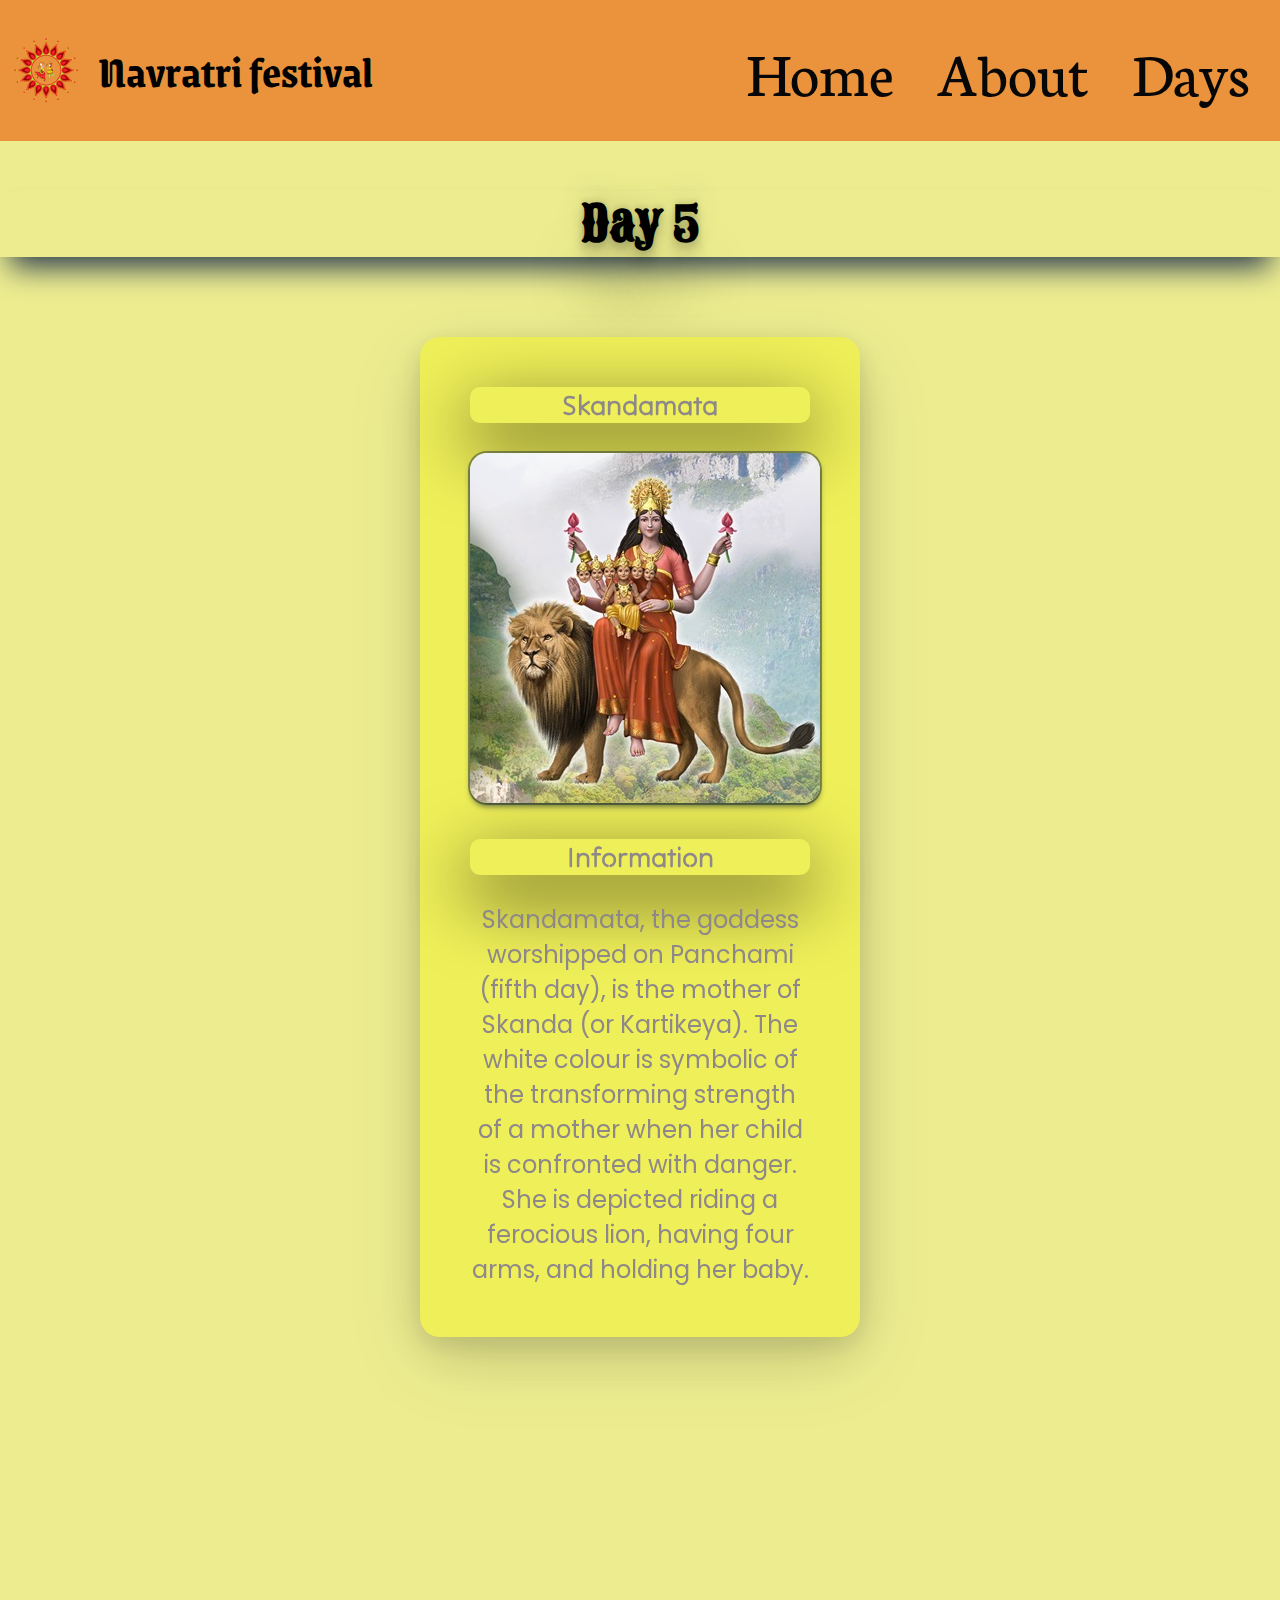
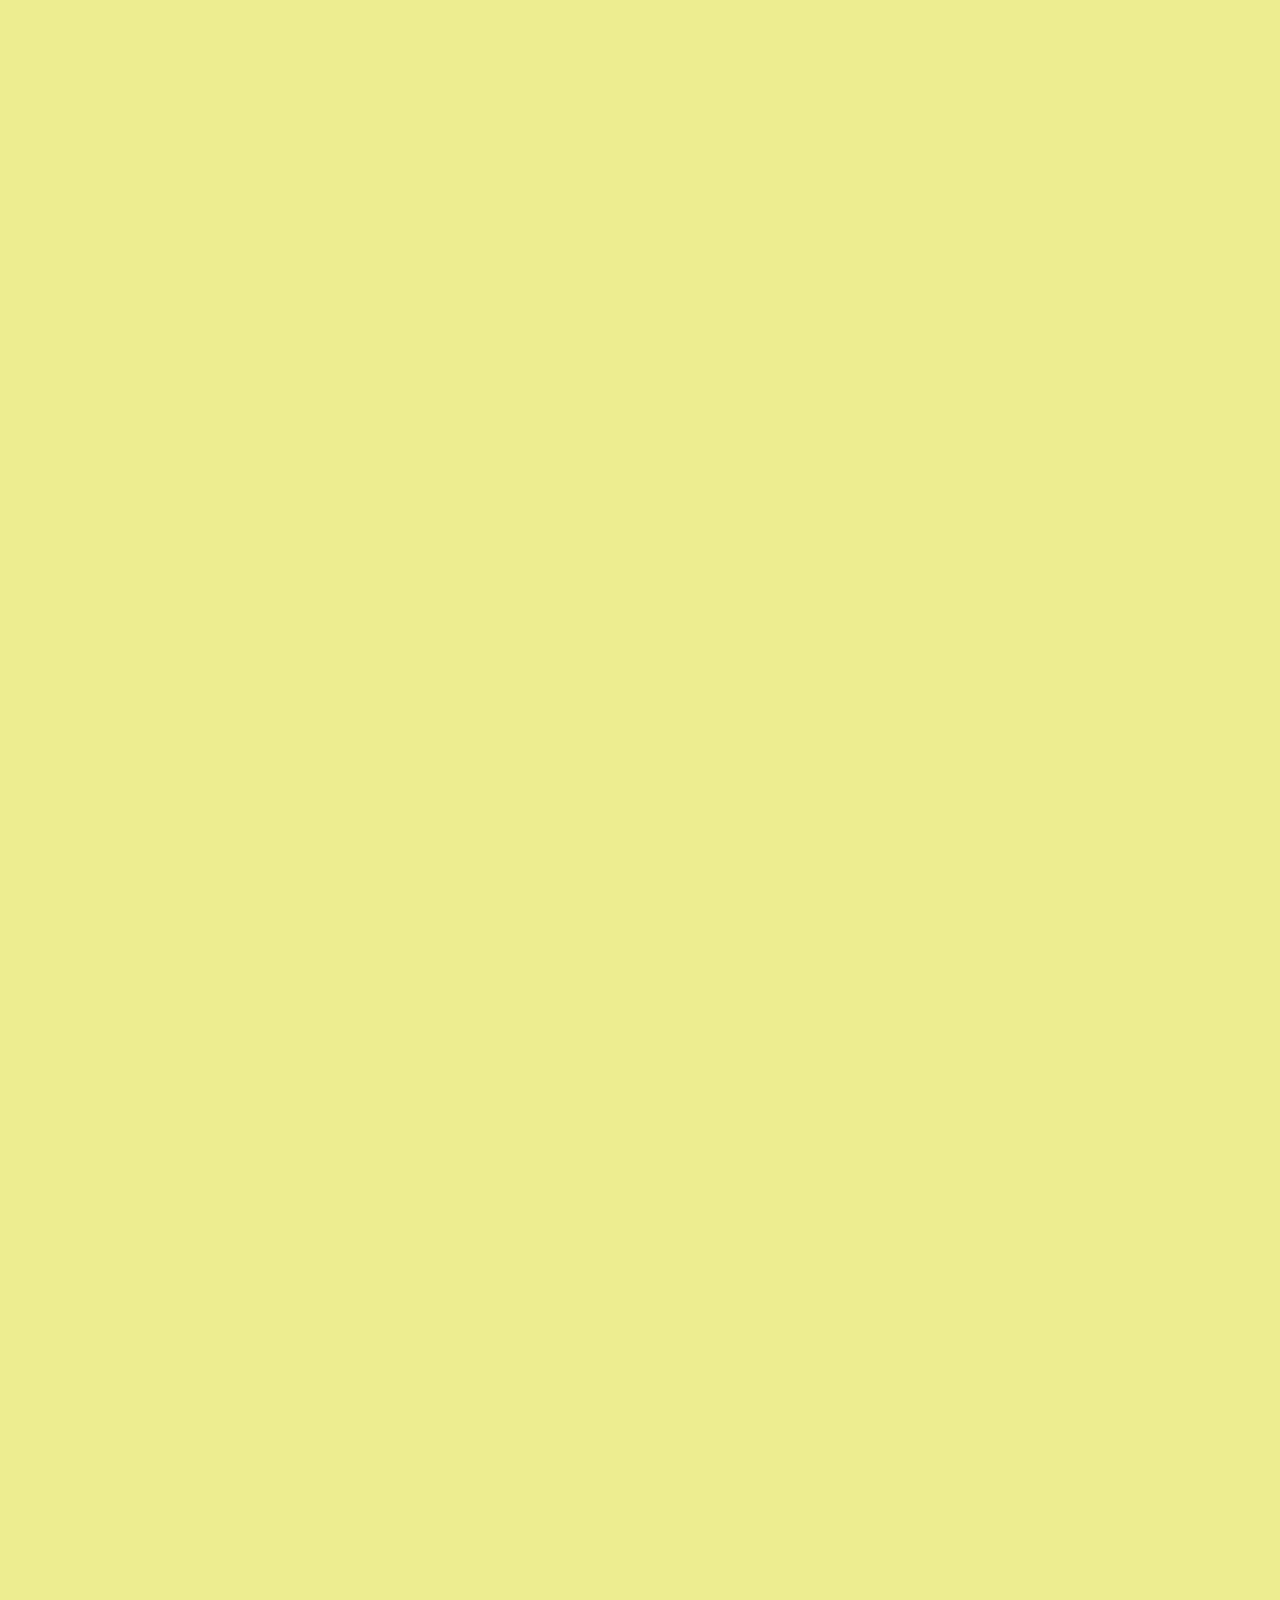
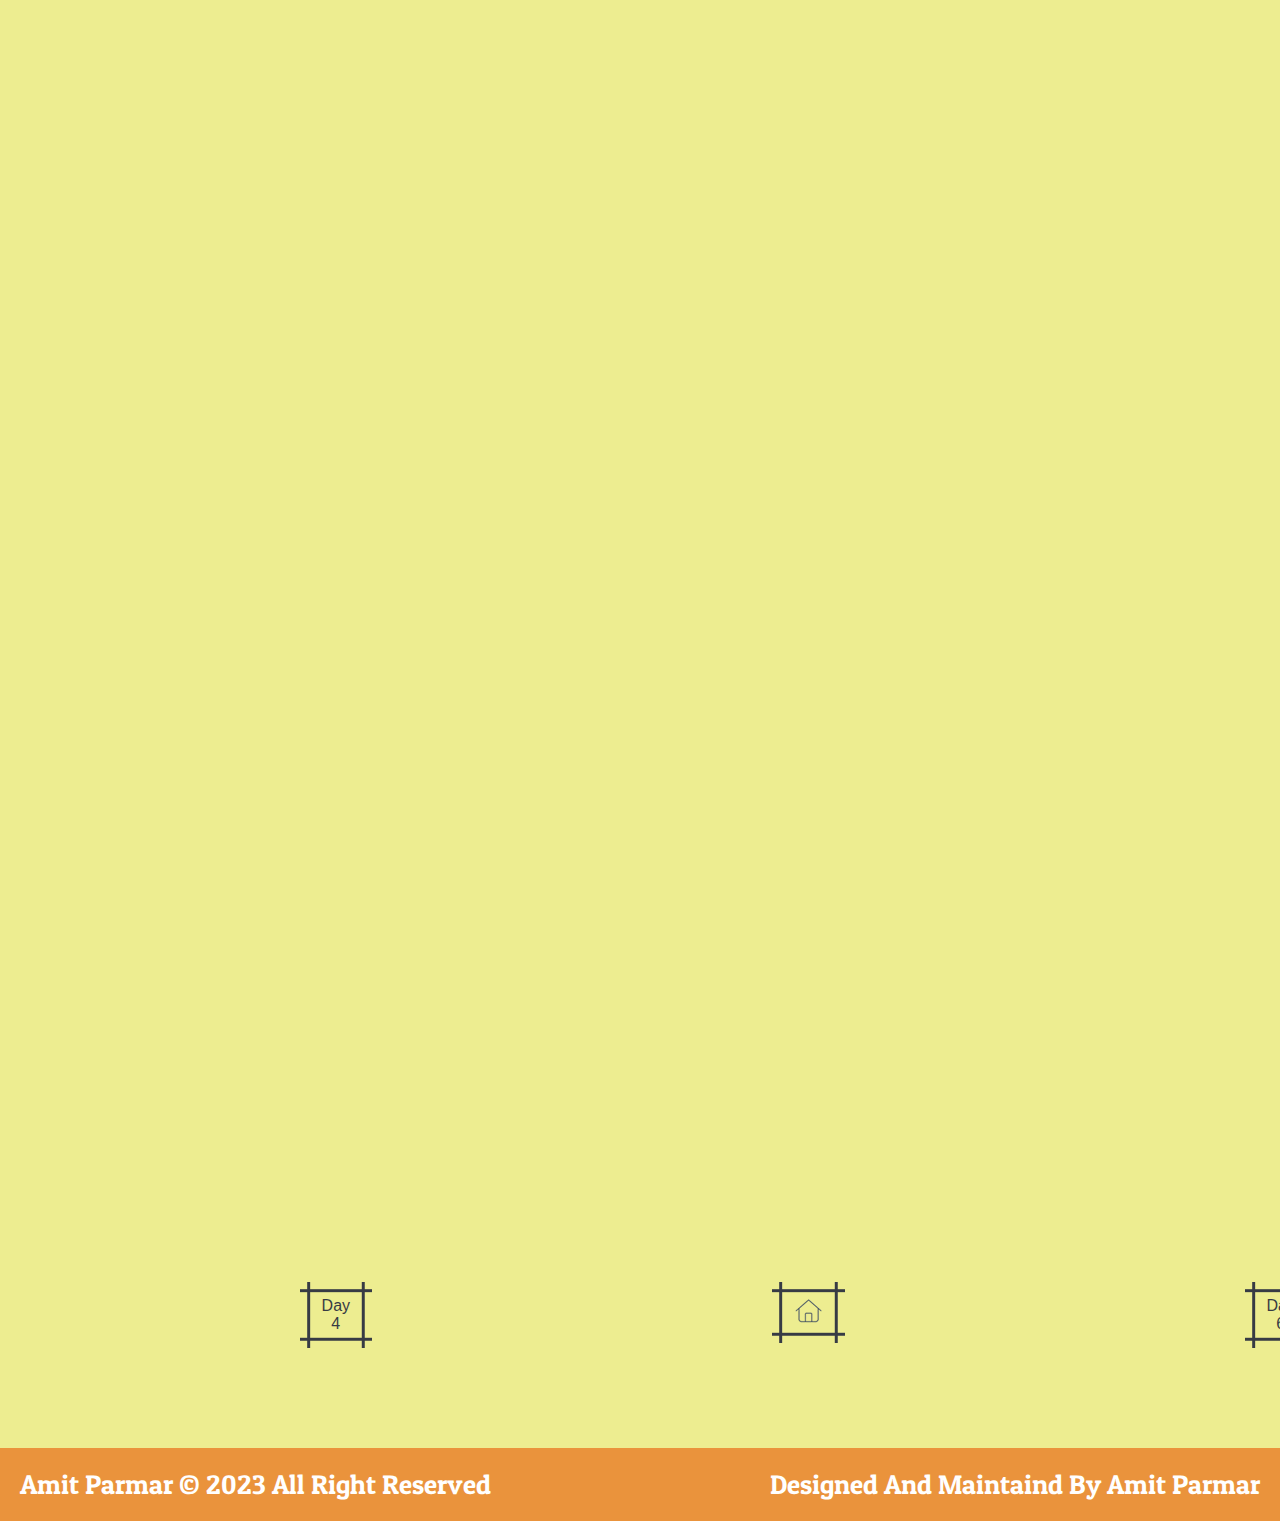
<file: day5.html>
<!DOCTYPE html>
<html lang="en">

<head>
    <meta charset="UTF-8">
    <meta name="viewport" content="width=device-width, initial-scale=1.0">
    <link href="https://fonts.googleapis.com/css2?family=Grenze+Gotisch&display=swap" rel="stylesheet">
    <link href="https://fonts.googleapis.com/css2?family=Sancreek&display=swap" rel="stylesheet">
    <link href="https://fonts.googleapis.com/css2?family=Tilt+Neon&display=swap" rel="stylesheet">
    <link href="https://unpkg.com/aos@2.3.1/dist/aos.css" rel="stylesheet">
    <link href="https://fonts.googleapis.com/css2?family=Patua+One&display=swap" rel="stylesheet">
    <link href="https://fonts.googleapis.com/css2?family=Neuton&display=swap" rel="stylesheet">
    <link href="https://fonts.googleapis.com/css2?family=Poppins&display=swap" rel="stylesheet">
    <link rel="stylesheet" href="https://cdnjs.cloudflare.com/ajax/libs/animate.css/4.1.1/animate.min.css" />

    <link rel="stylesheet" href="navratri.css">
    <title>Day 5</title>
</head>

<body>

    <section id="day5_color">

        <nav id="navbar">
            <div id="navratri_logo">
                <img src="navratri_logo.png" alt="">
                <h1>Navratri festival</h1>
            </div>
            <div id="links">
                <a href="index.html">Home</a>
                <a href="index.html">About</a>
                <a href="index.html">Days</a>
            </div>
        </nav>

        <h2 align="center" class="animate__animated animate__bounce bounce animate__rotateInDownLeft"> Day 5</h2>

        <section id="day5">

            <div id="day5_div1" div data-aos="flip-down" data-aos-duration="2500">
                <h3 align="center">Skandamata</h3>
                <img src="Skandamata_day5.1.jpg" class="day5_images" alt="">
                <h3 align="center">Information</h3>
                <p>
                    Skandamata, the goddess worshipped on Panchami (fifth day), is the mother of Skanda (or Kartikeya).
                    The white colour is symbolic of the transforming strength of a mother when her child is confronted
                    with danger. She is depicted riding a ferocious lion, having four arms, and holding her baby.
                </p>

            </div>

            <div id="day5_div2" div data-aos="flip-down" data-aos-duration="2500">
                <h3 align="center">Jignesh kaviraj</h3>
                <img src="jignesh_kaviraj.jpg" class="day5_images" alt="">
                <h3 align="center"> Singer - Information</h3>
                <p>
                    Real Name :Jignesh kaviraj (Barot) <br>
                    Nick Name :Jigo <br>
                    Profession:Gujarati Singer, Actor <br>
                    Famous For:Gujarati bewafa Songs like “Hath Ma chhe Wisky” <br> <br>
                    Jignesh Kaviraj is renowned for his contributions to the world of Gujarati music, particularly in
                    the folk and modern music genres. He has released numerous popular songs and albums that have
                    garnered a large fan base in Gujarat and among Gujarati music enthusiasts. His music often combines
                    traditional elements with contemporary styles, making him a prominent figure in the Gujarati music
                    scene.
                </p>

            </div>

            <div id="day5_div3" div data-aos="flip-down" data-aos-duration="2500">
                <h3 align="center">YELLOW</h3>
                <img src="color_yellow1.jpg" class="day5_images" alt="">
                <h3 align="center"> Color - Information</h3>
                <p>
                    The day five of Navratri is for Goddess Skandamata, the Goddess of Fire. She is also known for being
                    the mother of Skanda or Kartikeya, the God of war. Like fire, the color yellow also exudes
                    enlightenment, clarity, warmth and happiness. Take cues on how to wear the happy color, yellow and
                    look absolutely radiant and fresh.
                </p>

            </div>

        </section>

        <section class="day_link">

            <a href="day4.html" class="day1_link">
                <button class="button-89" role="button">
                    Day 4
                </button>
            </a>
            <a href="index.html" class="day1_link">
                <button class="button-89" role="button">
                    <img src="Home_icon_logo.png" alt="">
                </button>
            </a>
            <a href="day6.html" class="day1_link">
                <button class="button-89" role="button">
                    Day 6
                </button>
            </a>
        </section>

        <div class="footer">
            <div>
                Amit Parmar &#169; 2023 All Right Reserved
            </div>
            <div>
                Designed And Maintaind By Amit Parmar
            </div>
        </div>

    </section>

    <script src="https://unpkg.com/aos@2.3.1/dist/aos.js"></script>
    <script>
        AOS.init();
    </script>


</body>

</html>
</file>
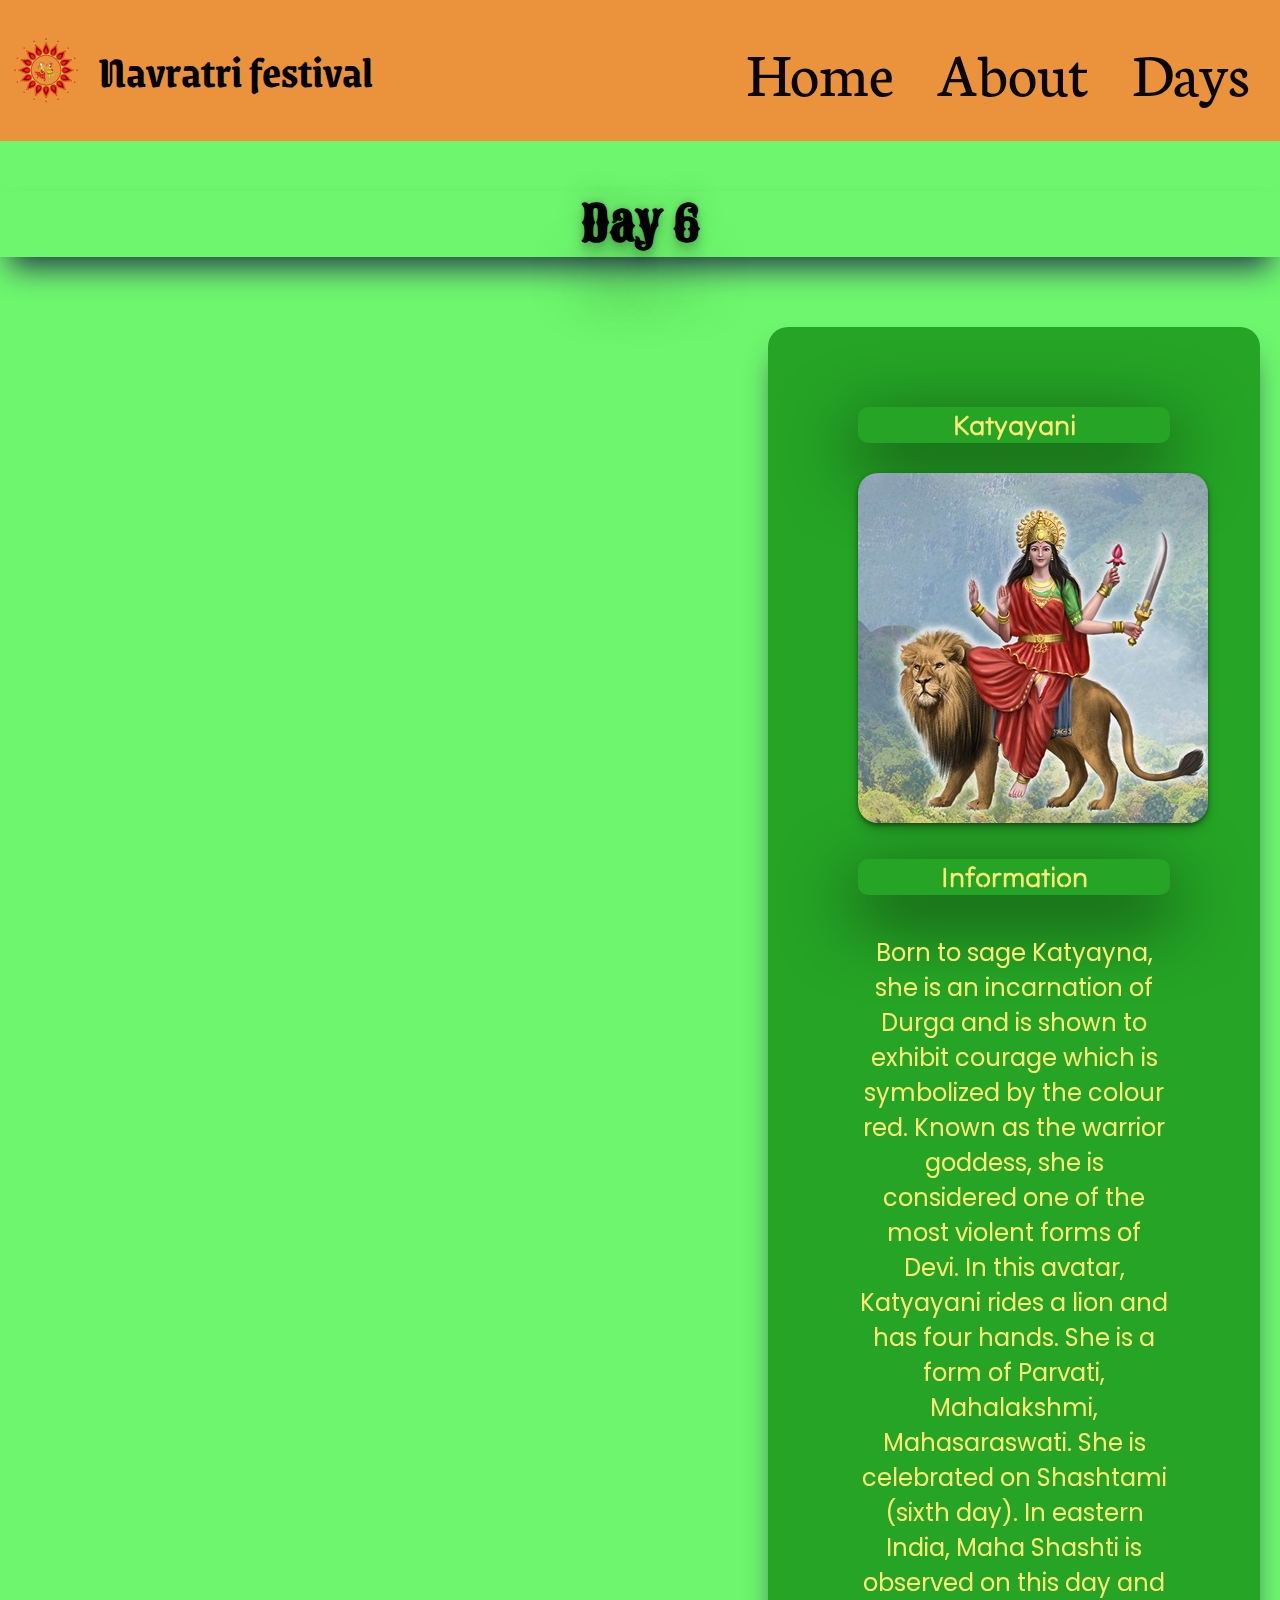
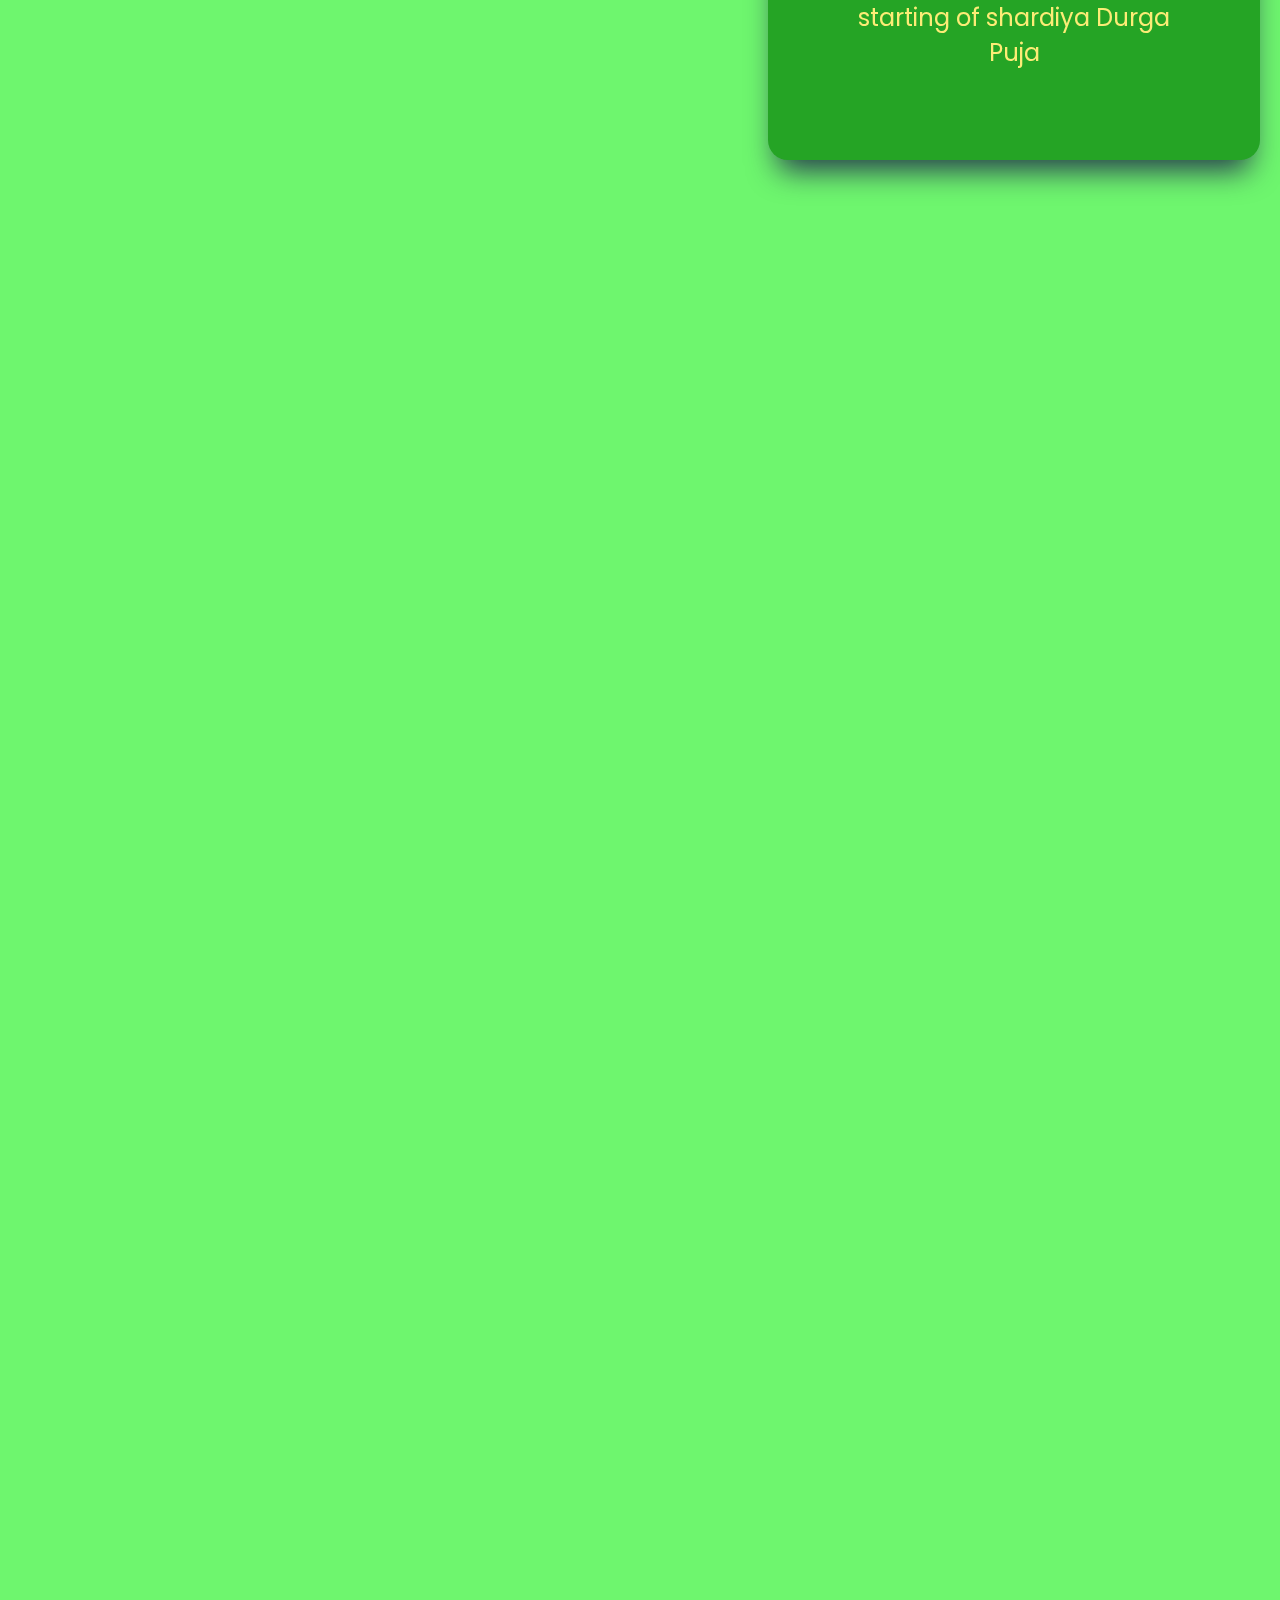
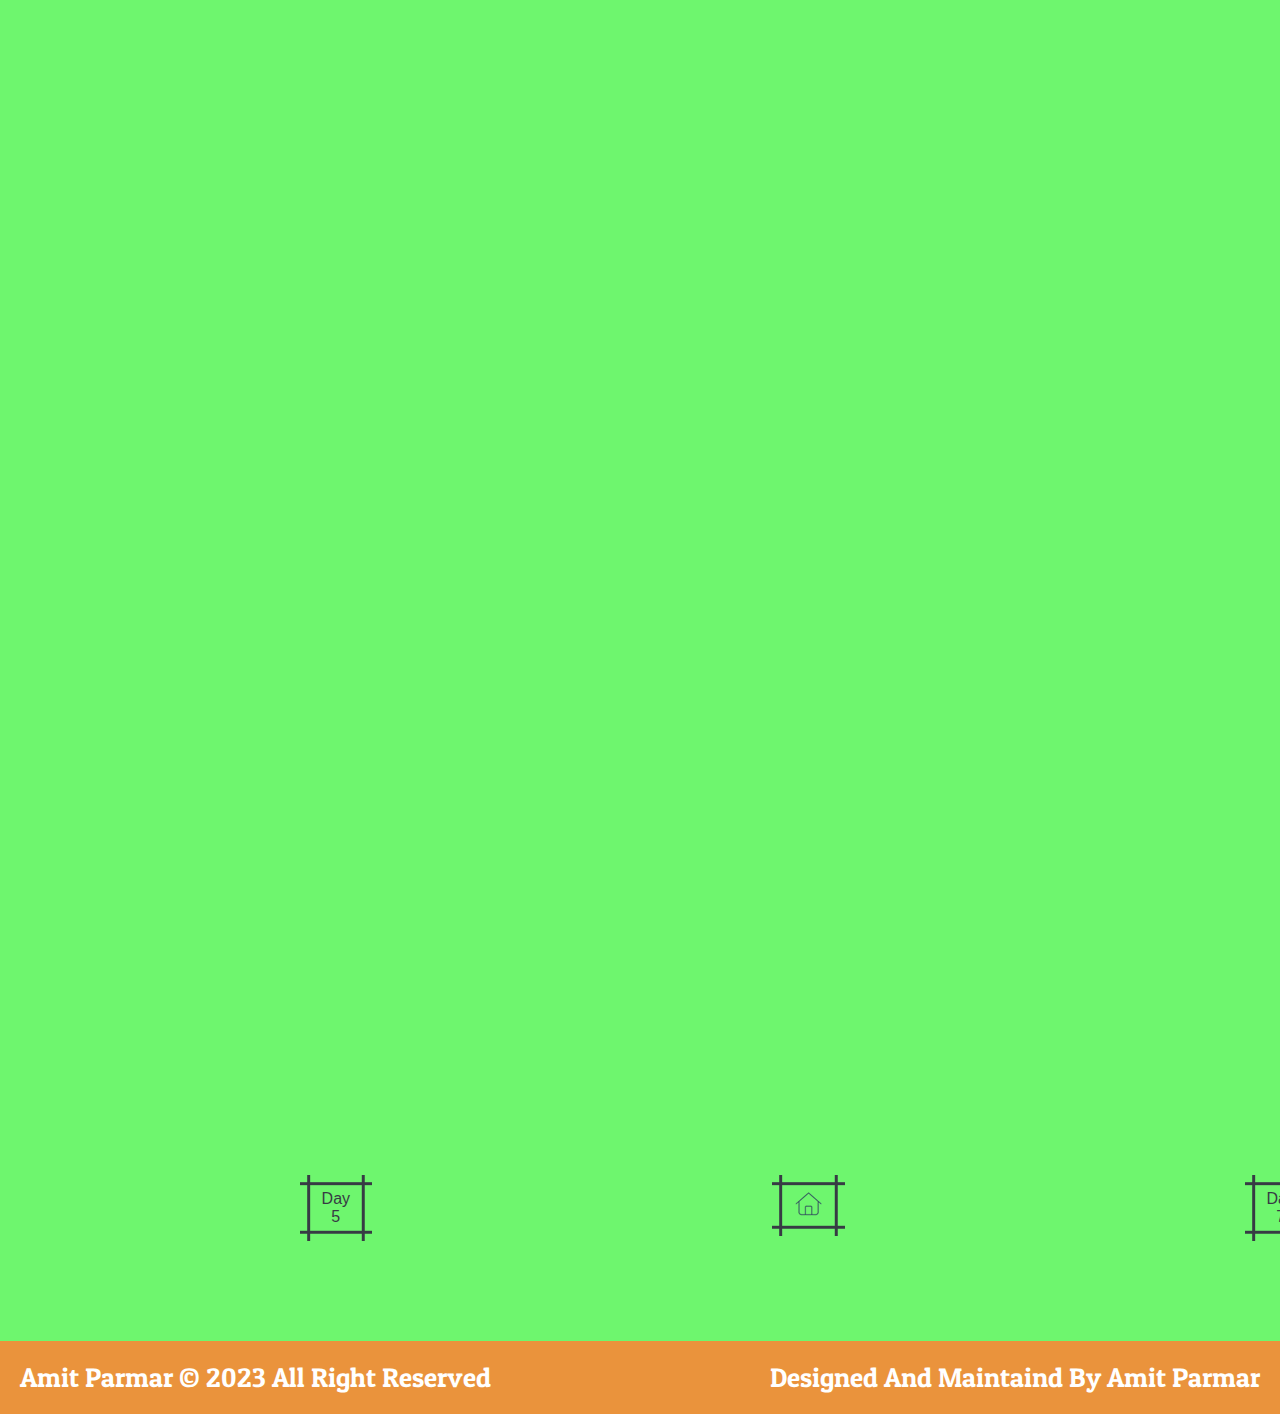
<file: day6.html>
<!DOCTYPE html>
<html lang="en">

<head>
    <meta charset="UTF-8">
    <meta name="viewport" content="width=device-width, initial-scale=1.0">
    <link rel="stylesheet" href="navratri.css">
    <link href="https://fonts.googleapis.com/css2?family=Grenze+Gotisch&display=swap" rel="stylesheet">
    <link href="https://fonts.googleapis.com/css2?family=Sancreek&display=swap" rel="stylesheet">
    <link href="https://fonts.googleapis.com/css2?family=Tilt+Neon&display=swap" rel="stylesheet">
    <link href="https://fonts.googleapis.com/css2?family=Patua+One&display=swap" rel="stylesheet">
    <link href="https://unpkg.com/aos@2.3.1/dist/aos.css" rel="stylesheet">
    <link href="https://fonts.googleapis.com/css2?family=Neuton&display=swap" rel="stylesheet">
    <link href="https://fonts.googleapis.com/css2?family=Poppins&display=swap" rel="stylesheet">
    <link rel="stylesheet" href="https://cdnjs.cloudflare.com/ajax/libs/animate.css/4.1.1/animate.min.css" />
    <title>day 6</title>
</head>

<body>

    <section id="day6_color">

        <nav id="navbar">
            <div id="navratri_logo">
                <img src="navratri_logo.png" alt="">
                <h1>Navratri festival</h1>
            </div>
            <div id="links">
                <a href="index.html">Home</a>
                <a href="index.html">About</a>
                <a href="index.html">Days</a>
            </div>
        </nav>

        <h2 align="center" class="animate__animated animate__bounce animate__slideInLeft">Day 6</h2>

        <section id="day6">

            <div id="day6_div1" data-aos="zoom-in" data-aos-duration="2700">
                <h3 align="center"> Katyayani</h3>
                <img src="Katyayani_day6.jpg" class="day6_images" alt="">
                <h3 align="center">Information</h3>
                <p>
                    Born to sage Katyayna, she is an incarnation of Durga and is shown to exhibit courage which is
                    symbolized by the colour red. Known as the warrior goddess, she is considered one of the most
                    violent forms of Devi. In this avatar, Katyayani rides a lion and has four hands. She is a form of
                    Parvati, Mahalakshmi, Mahasaraswati. She is celebrated on Shashtami (sixth day). In eastern India,
                    Maha Shashti is observed on this day and starting of shardiya Durga Puja
                </p>

            </div>

            <div id="day6_div2" data-aos="zoom-in" data-aos-duration="2700">
                <h3 align="center">Falguni Pathak</h3>
                <img src="falguni_pathak.jpg" class="day6_images" alt="">
                <h3 align="center"> Singer - Information</h3>
                <p>
                    Real Name: Falguni Pathak <br>
                    Nick Name: The "Dandiya Queen" or "Garba Queen" <br>
                    Profession:Gujarati Singer, Actor <br><br>
                    This legendary singer needs no introduction. Millennials have grown up listening to her music and
                    dancing to her songs for countless hours. Falguni Pathak, also known as Queen of Dandiya, has been a
                    pioneer in fields of traditional folk music, pop-folk music, pop music and music composition.
                </p>
            </div>
            <div id="day6_div3" data-aos="zoom-in" data-aos-duration="2700">
                <h3 align="center">GREEN</h3>
                <img src="color_green.jpg" class="day6_images" alt="">
                <h3 align="center"> Color - Information</h3>
                <p>
                    The sixth day of Navratri is for worshipping the sixth incarnation, Goddess Katyayani.

                    She is believed to be formed by the spontaneous anger of the Gods and Green is the colour of the
                    sixth day which signifies renewal, new beginnings and growth.
                </p>
            </div>

        </section>

        <section class="day_link">

            <a href="day5.html" class="day1_link">
                <button class="button-89" role="button">
                    Day 5
                </button>
            </a>
            <a href="index.html" class="day1_link">
                <button class="button-89" role="button">
                    <img src="Home_icon_logo.png" alt="">
                </button>
            </a>
            <a href="day7.html" class="day1_link">
                <button class="button-89" role="button">
                    Day 7
                </button>
            </a>
        </section>

        <div class="footer">
            <div>
                Amit Parmar &#169; 2023 All Right Reserved
            </div>
            <div>
                Designed And Maintaind By Amit Parmar
            </div>
        </div>

    </section>

    <script src="https://unpkg.com/aos@2.3.1/dist/aos.js"></script>
    <script>
        AOS.init();
    </script>












</body>

</html>
</file>
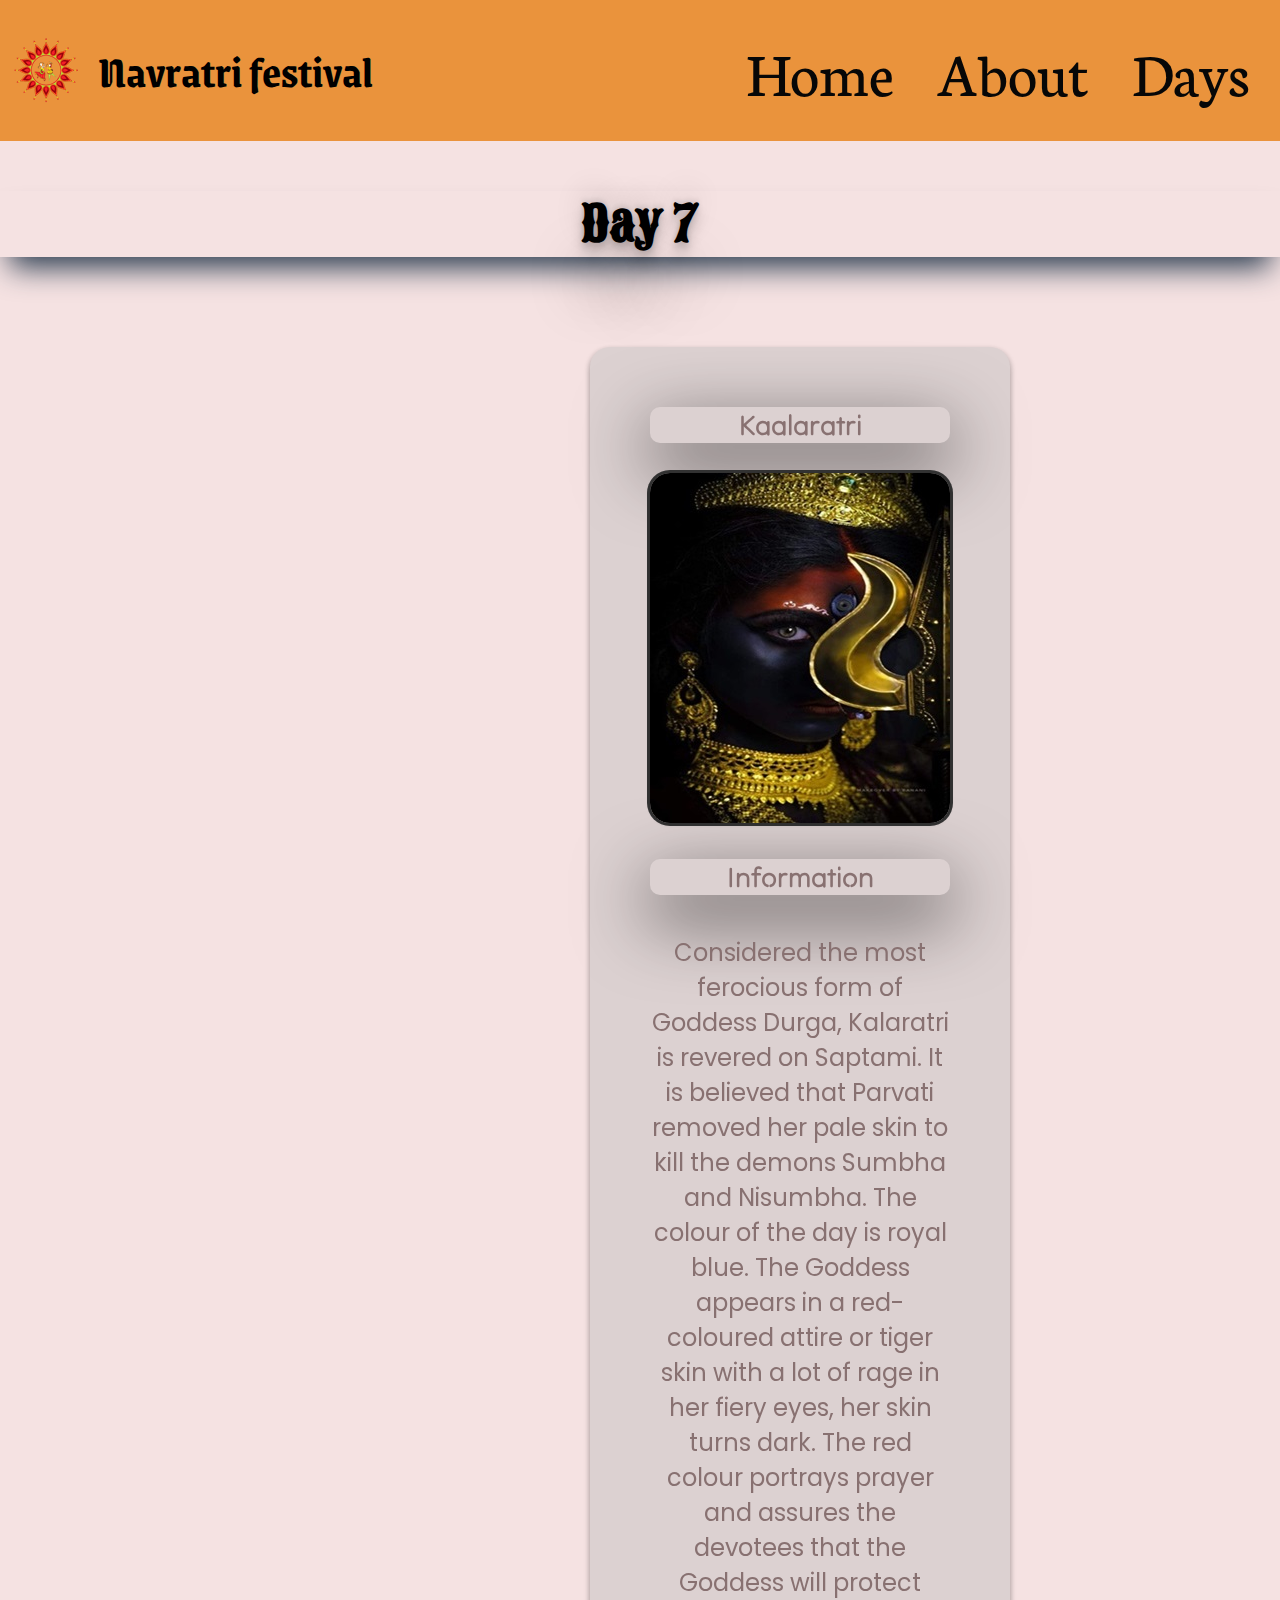
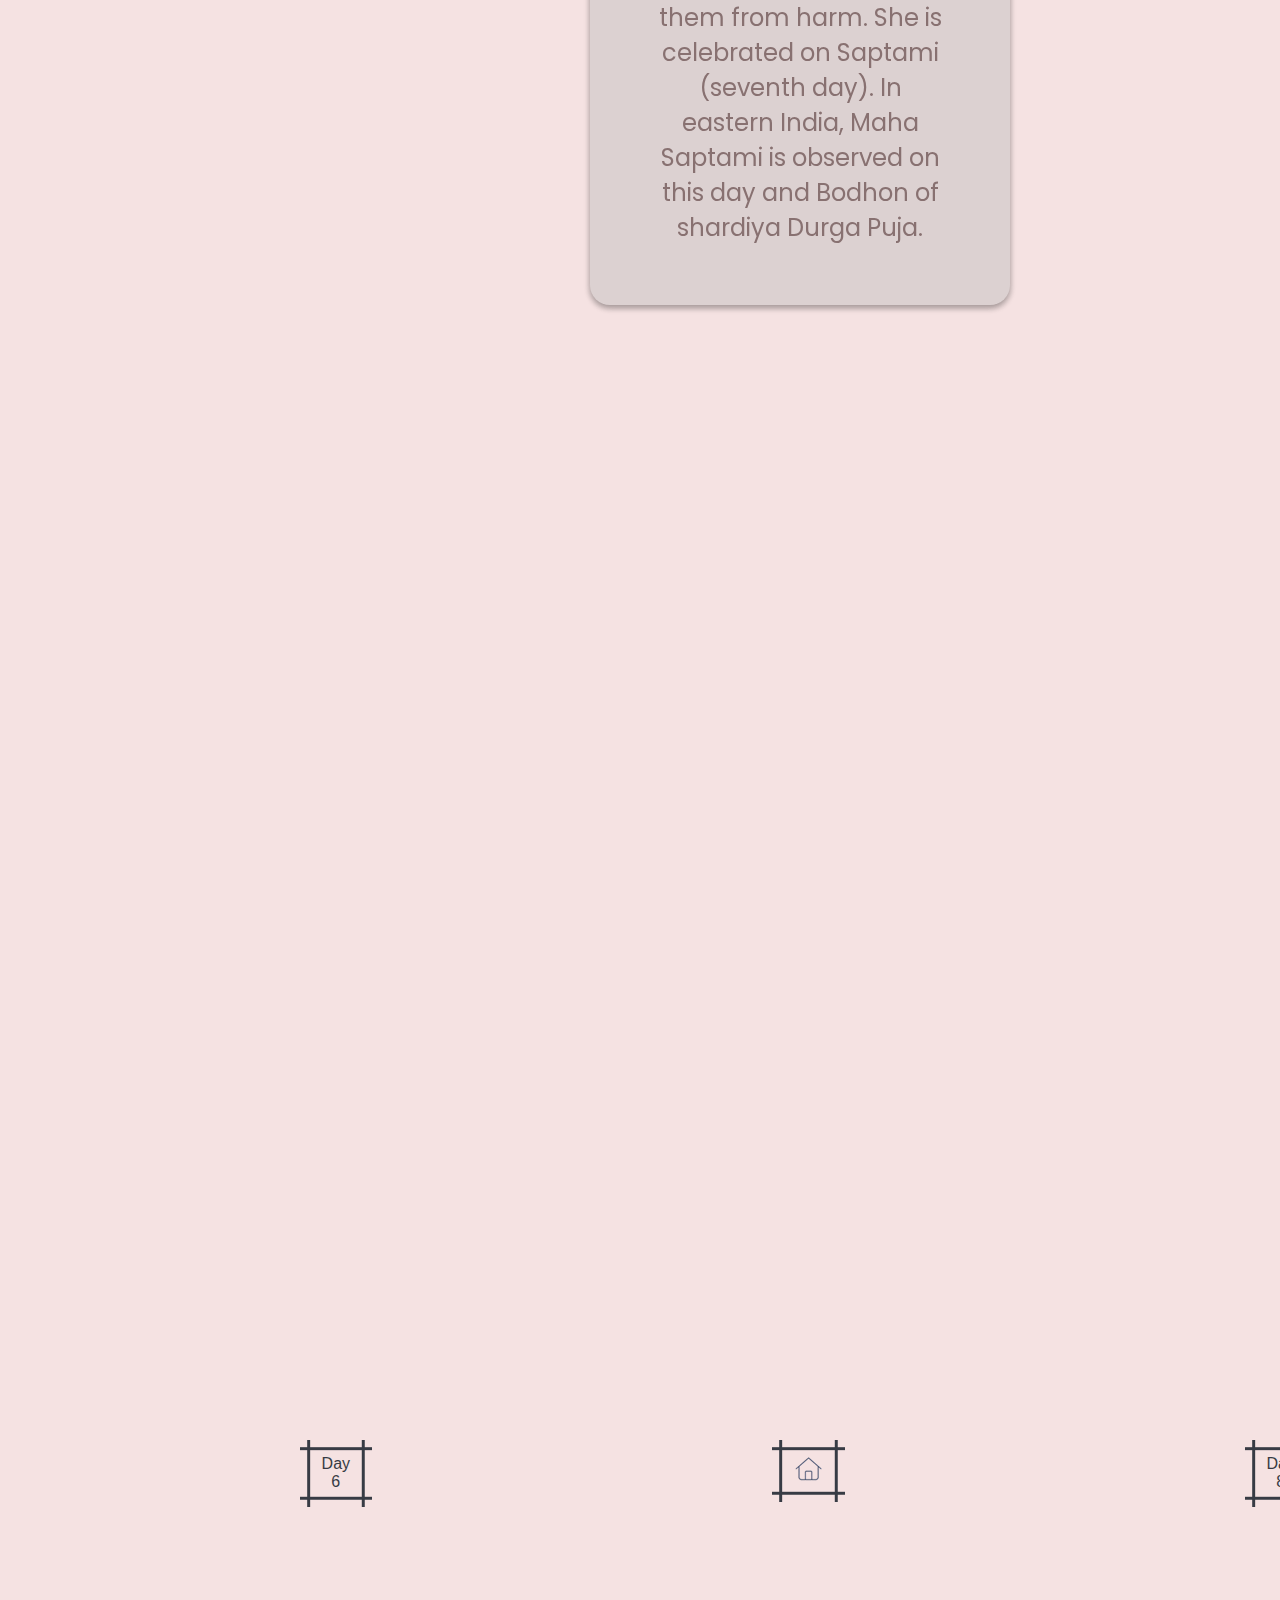
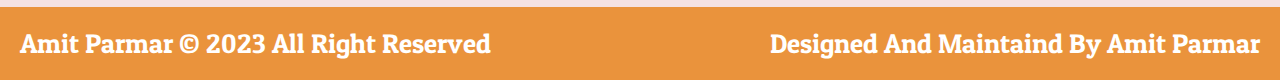
<file: day7.html>
<!DOCTYPE html>
<html lang="en">

<head>
    <meta charset="UTF-8">
    <meta name="viewport" content="width=device-width, initial-scale=1.0">
    <link rel="stylesheet" href="navratri.css">
    <link href="https://fonts.googleapis.com/css2?family=Grenze+Gotisch&display=swap" rel="stylesheet">
    <link href="https://fonts.googleapis.com/css2?family=Sancreek&display=swap" rel="stylesheet">
    <link href="https://fonts.googleapis.com/css2?family=Tilt+Neon&display=swap" rel="stylesheet">
    <link href="https://fonts.googleapis.com/css2?family=Patua+One&display=swap" rel="stylesheet">
    <link href="https://unpkg.com/aos@2.3.1/dist/aos.css" rel="stylesheet">
    <link href="https://fonts.googleapis.com/css2?family=Neuton&display=swap" rel="stylesheet">
    <link href="https://fonts.googleapis.com/css2?family=Poppins&display=swap" rel="stylesheet">

    <link rel="stylesheet" href="https://cdnjs.cloudflare.com/ajax/libs/animate.css/4.1.1/animate.min.css" />
    <title>day 7</title>
</head>

<body>

    <section id="day7_color">

        <nav id="navbar">
            <div id="navratri_logo">
                <img src="navratri_logo.png" alt="">
                <h1>Navratri festival</h1>
            </div>
            <div id="links">
                <a href="index.html">Home</a>
                <a href="index.html">About</a>
                <a href="index.html">Days</a>
            </div>
        </nav>

        <h2 align="center" class="animate__animated animate__bounce animate__zoomInDown">Day 7</h2>

        <section id="day7">

            <div id="day7_div1" data-aos="fade-zoom-in" data-aos-easing="ease-in-back" data-aos-duration="900"
                data-aos-delay="300" data-aos-offset="0">
                <h3 align="center"> Parthiv Gohil </h3>
                <img src="pathiv_gothi.jpg" class="day7_imges" alt="">
                <h3 align="center"> Singer - Information</h3>
                <p>
                    Real Name: Parthiv Gohil <br>
                    Nickname: Parthiv <br>
                    Profession: Singer Famous for gujrati singer <br><br>
                    Parthiv Gohil is a well-known Indian singer, particularly in the Gujarati music industry. He has
                    made a significant impact with his melodious singing and versatility in various music genres.
                    Parthiv Gohil is celebrated for his contributions to both traditional and contemporary Gujarati
                    music. His performances and recordings have garnered a substantial fan base and recognition in the
                    world of music.
                </p>

            </div>

            <div id="day7_div2" data-aos="fade-zoom-in" data-aos-easing="ease-in-back" data-aos-duration="900"
                data-aos-delay="300" data-aos-offset="0">
                <h3 align="center">Kaalaratri</h3>
                <img src="Kaalaratri_day7.1.jpg" class="day7_imges" alt="">
                <h3 align="center"> Information</h3>
                <p>
                    Considered the most ferocious form of Goddess Durga, Kalaratri is revered on Saptami. It is believed
                    that Parvati removed her pale skin to kill the demons Sumbha and Nisumbha. The colour of the day is
                    royal blue. The Goddess appears in a red-coloured attire or tiger skin with a lot of rage in her
                    fiery eyes, her skin turns dark. The red colour portrays prayer and assures the devotees that the
                    Goddess will protect them from harm. She is celebrated on Saptami (seventh day). In eastern India,
                    Maha Saptami is observed on this day and Bodhon of shardiya Durga Puja.
                </p>

            </div>

            <div id="day7_div3" data-aos="fade-zoom-in" data-aos-easing="ease-in-back" data-aos-duration="900"
                data-aos-delay="300" data-aos-offset="0">
                <h3 align="center"> GREY</h3>
                <img src="color_grey.jpg" class="day7_imges" alt="">
                <h3 align="center"> Color - Information</h3>
                <p>
                    On the seventh day of Navratri or Saptami, Goddess Kaalratri is worshipped. She is also known as
                    Kali and is considered the fiercest form of Maa Durga who destroyed all the demons, ghosts and evil
                    spirits.

                    Her fierce energy is embodied in Grey, a shade between black and white, which signifies balance and
                    neutrality.

                    While Navratri is all about bright colors, why not this time experiment and go with the colour of
                    Maa Durga.
                </p>

            </div>

        </section>

        <section class="day_link">

            <a href="day6.html" class="day1_link">
                <button class="button-89" role="button">
                    Day 6
                </button>
            </a>
            <a href="index.html" class="day1_link">
                <button class="button-89" role="button">
                    <img src="Home_icon_logo.png" alt="">
                </button>
            </a>
            <a href="day8.html" class="day1_link">
                <button class="button-89" role="button">
                    Day 8
                </button>
            </a>
        </section>

        <div class="footer">
            <div>
                Amit Parmar &#169; 2023 All Right Reserved
            </div>
            <div>
                Designed And Maintaind By Amit Parmar
            </div>
        </div>

    </section>

    <script src="https://unpkg.com/aos@2.3.1/dist/aos.js"></script>
    <script>
        AOS.init();
    </script>










</body>

</html>
</file>
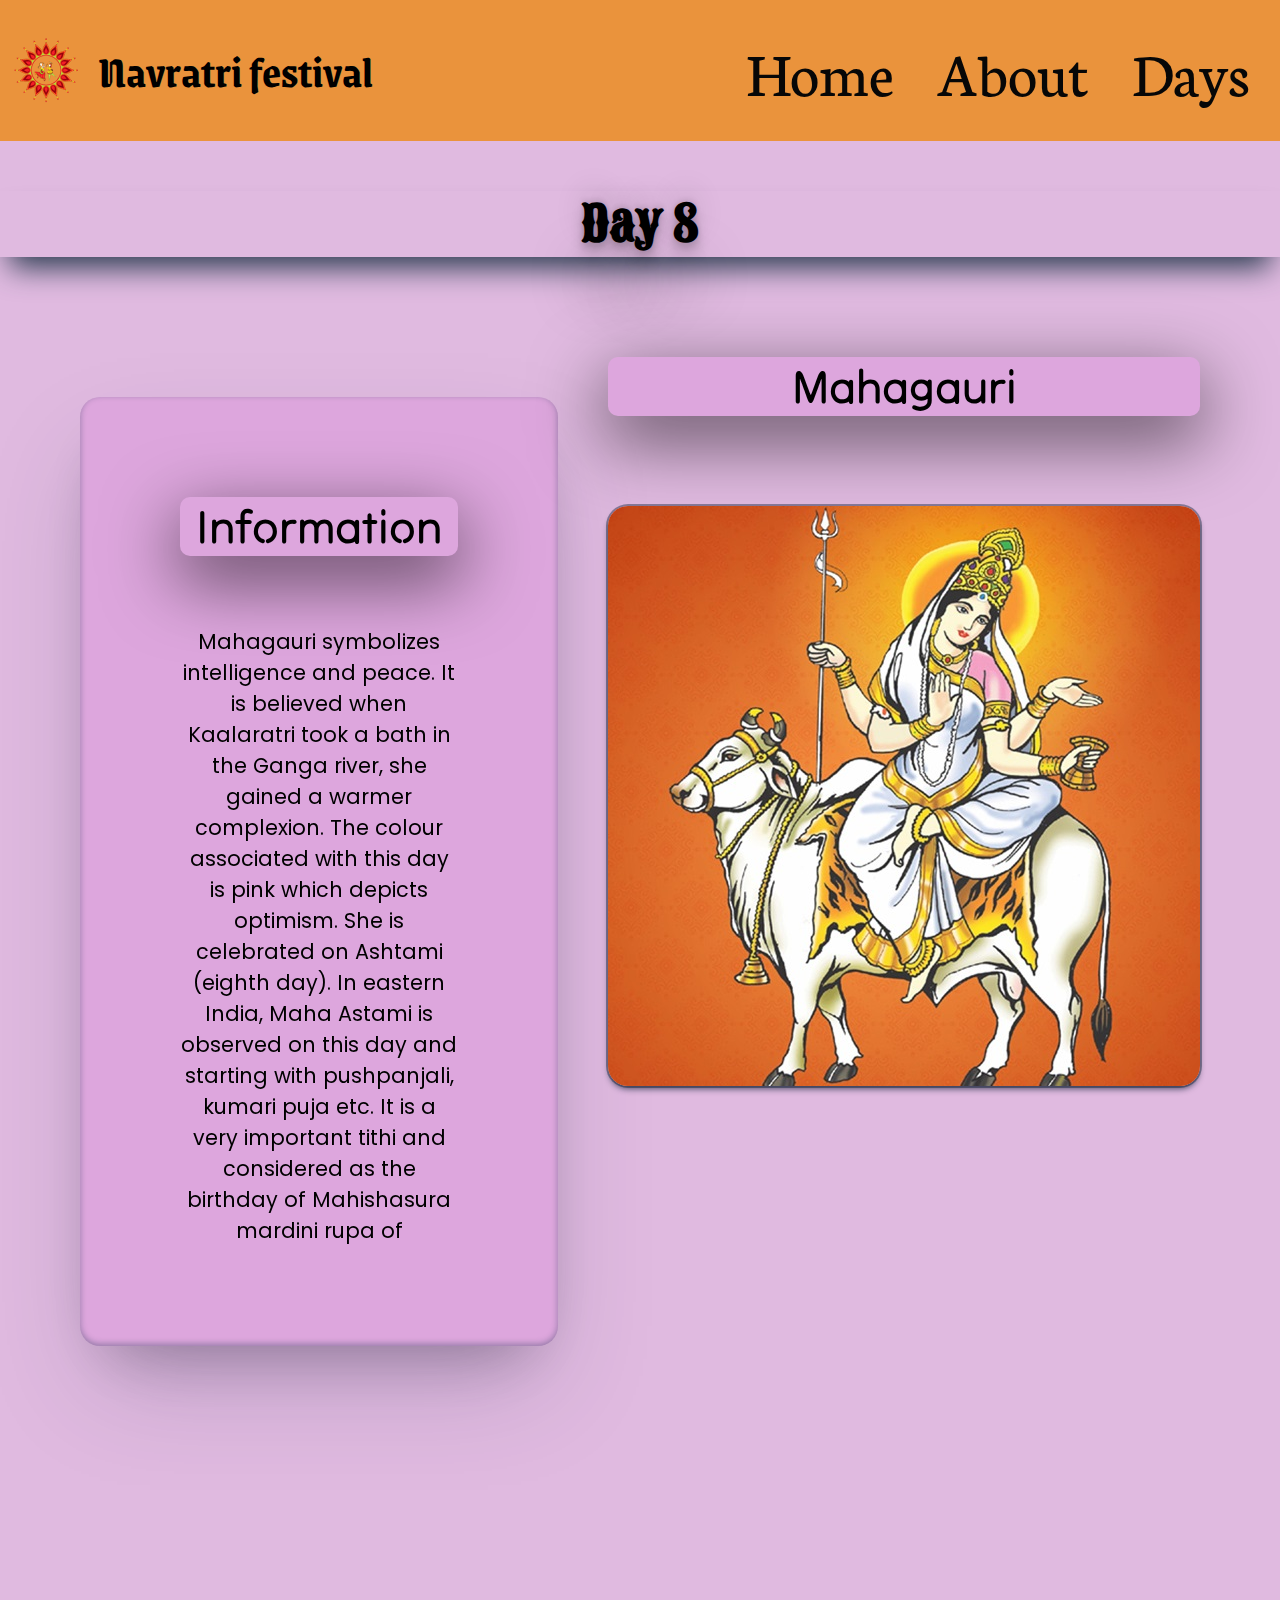
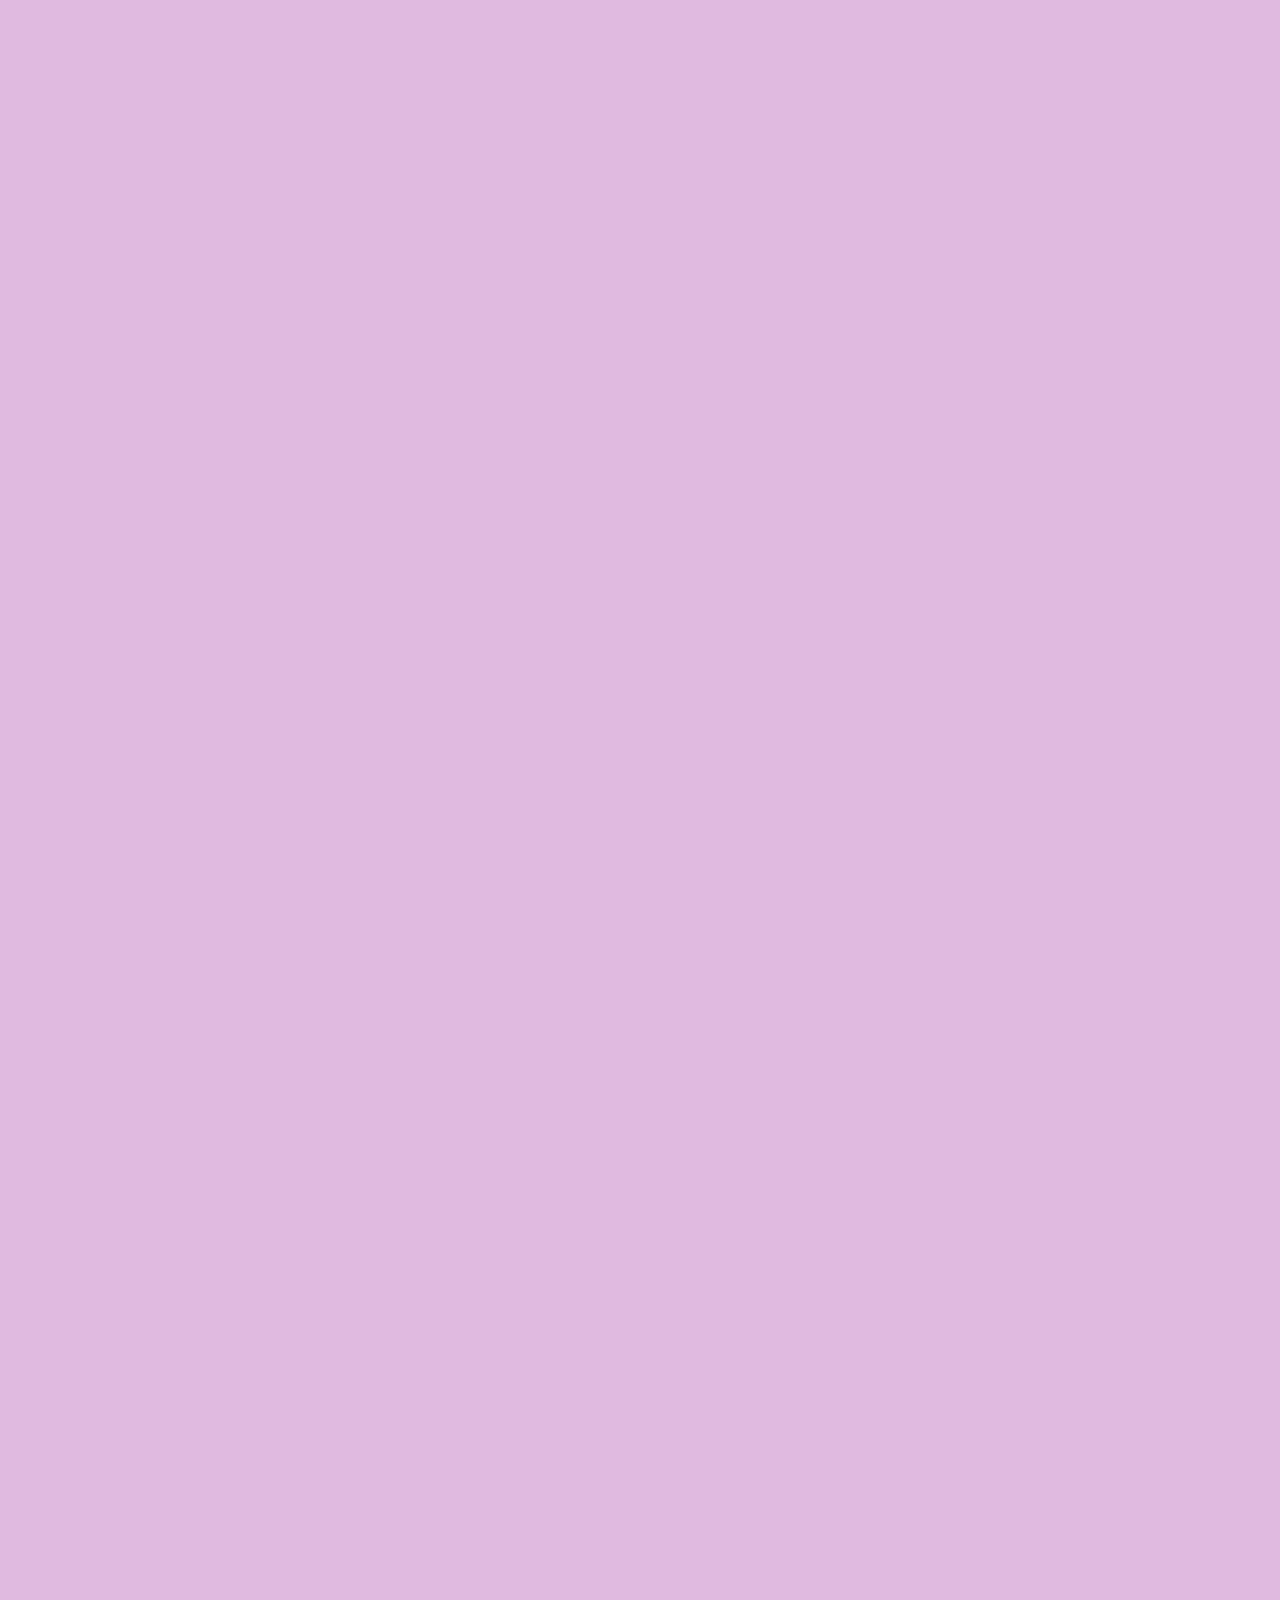
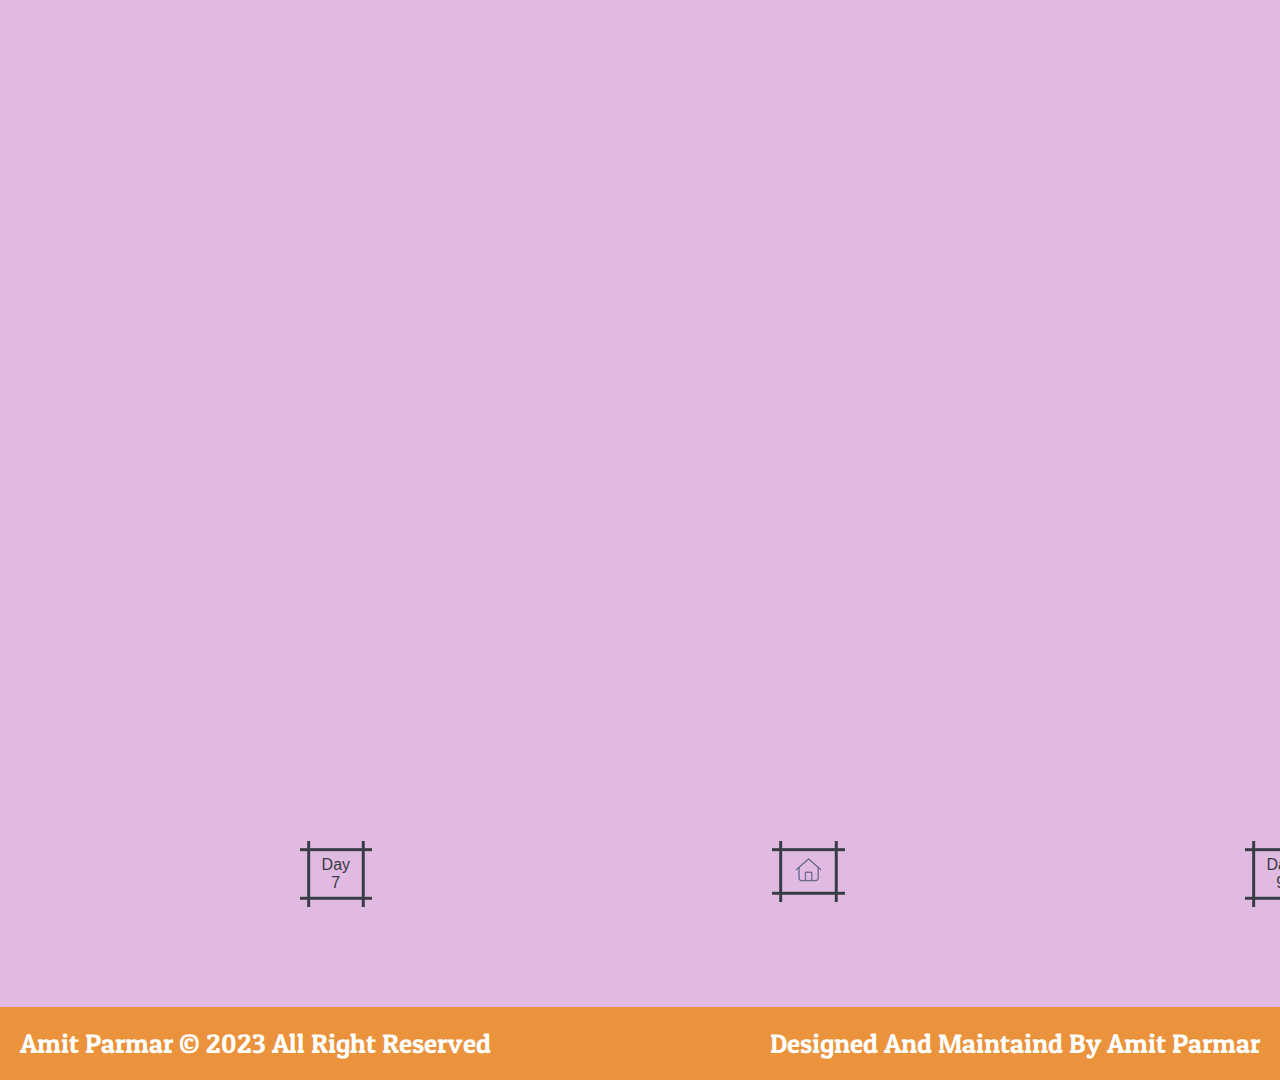
<file: day8.html>
<!DOCTYPE html>
<html lang="en">

<head>
  <meta charset="UTF-8">
  <meta name="viewport" content="width=device-width, initial-scale=1.0">
  <link rel="preconnect" href="https://fonts.gstatic.com" crossorigin>
  <link href="https://fonts.googleapis.com/css2?family=Grenze+Gotisch&display=swap" rel="stylesheet">
  <link href="https://fonts.googleapis.com/css2?family=Poppins&display=swap" rel="stylesheet">
  <link href="https://fonts.googleapis.com/css2?family=Tilt+Neon&display=swap" rel="stylesheet">
  <link href="https://fonts.googleapis.com/css2?family=Sancreek&display=swap" rel="stylesheet">
  <link href="https://fonts.googleapis.com/css2?family=Patua+One&display=swap" rel="stylesheet">
  <link href="https://unpkg.com/aos@2.3.1/dist/aos.css" rel="stylesheet">
  <link href="https://fonts.googleapis.com/css2?family=Neuton&display=swap" rel="stylesheet">
  <link rel="stylesheet" href="https://cdnjs.cloudflare.com/ajax/libs/animate.css/4.1.1/animate.min.css" />
  <link rel="stylesheet" href="navratri.css">
  <title>Day 8</title>
</head>

<body>


  <section id="day8_color">

    <nav id="navbar">
      <div id="navratri_logo">
        <img src="navratri_logo.png" alt="">
        <h1>Navratri festival</h1>
      </div>
      <div id="links">
        <a href="index.html">Home</a>
        <a href="index.html">About</a>
        <a href="index.html">Days</a>
      </div>
    </nav>

    <h2 align="center" class="animate__animated animate__bounce animate__swing">Day 8</h2>

    <section class="day8">
      <div class="day8_p" data-aos="fade-right" data-aos-duration="3000">
        <h3 align="center">Information</h3>
        <p>
          Mahagauri symbolizes intelligence and peace. It is believed when Kaalaratri took a bath in the Ganga river,
          she gained a warmer complexion. The colour associated with this day is pink which depicts optimism. She is
          celebrated on Ashtami (eighth day). In eastern India, Maha Astami is observed on this day and starting with
          pushpanjali, kumari puja etc. It is a very important tithi and considered as the birthday of Mahishasura
          mardini rupa of
        </p>
      </div>
      <div data-aos="fade-left" data-aos-duration="3000">
        <h3 align="center">Mahagauri</h3>
        <img src="Mahagauri_day8.1.jpg" class="day8_images" alt="">
      </div>
    </section>

    <section class="day8">
      <div class="day8_p" data-aos="fade-right" data-aos-duration="3000">
        <h3 align="center"> Singer - Information</h3>
        <p>
          Full Name: Farida Mir <br>
          Profession: Singer <br>
          Genre: Gujarati Folk Music <br><br>
          Farida Mir is celebrated for her contributions to Gujarati folk music, particularly in genres like Dayro and
          Garba. She is highly regarded for her traditional and culturally rich performances, which have earned her a
          dedicated fan base in Gujarat.

          Farida Mir has been a prominent figure in preserving and promoting Gujarati folk music traditions and is known
          for her devotional songs and folk music renditions.
        </p>
      </div>
      <div data-aos="fade-left" data-aos-duration="3000">
        <h3 align="center">Farida Mir</h3>
        <img src="farida_mir.jpg" class="day8_images" alt="">
      </div>
    </section>

    <section class="day8">
      <div class="day8_p" data-aos="fade-right" data-aos-duration="3000">
        <h3 align="center"> color - Information</h3>
        <p>
          Day eight of Navratri or Ashtami is to worship the eighth manifestation of goddess Durga, Mahagauri. Hindus
          express gratitude to the goddess by performing kayaks wherein they shower with delicious food and gifts to
          nine young girls.

          It is believed that Mahagauri fulfils all the desires of their devotees and thus, the color of the day is
          purple, signifying magic, spirituality and ambitions.
        </p>
      </div>
      <div data-aos="fade-left" data-aos-duration="3000">
        <h3 align="center">color-PURPLE</h3>
        <img src="color_PURPLE.jpg" class="day8_images" alt="">
      </div>
    </section>

    <section class="day_link">

      <a href="day7.html" class="day1_link">
        <button class="button-89" role="button">
          Day 7
        </button>
      </a>
      <a href="index.html" class="day1_link">
        <button class="button-89" role="button">
          <img src="Home_icon_logo.png" alt="">
        </button>
      </a>
      <a href="day9.html" class="day1_link">
        <button class="button-89" role="button">
          Day 9
        </button>
      </a>
    </section>

    <div class="footer">
      <div>
        Amit Parmar &#169; 2023 All Right Reserved
      </div>
      <div>
        Designed And Maintaind By Amit Parmar
      </div>
    </div>

  </section>

  <script src="https://unpkg.com/aos@2.3.1/dist/aos.js"></script>
  <script>
    AOS.init();
  </script>


</body>

</html>
</file>
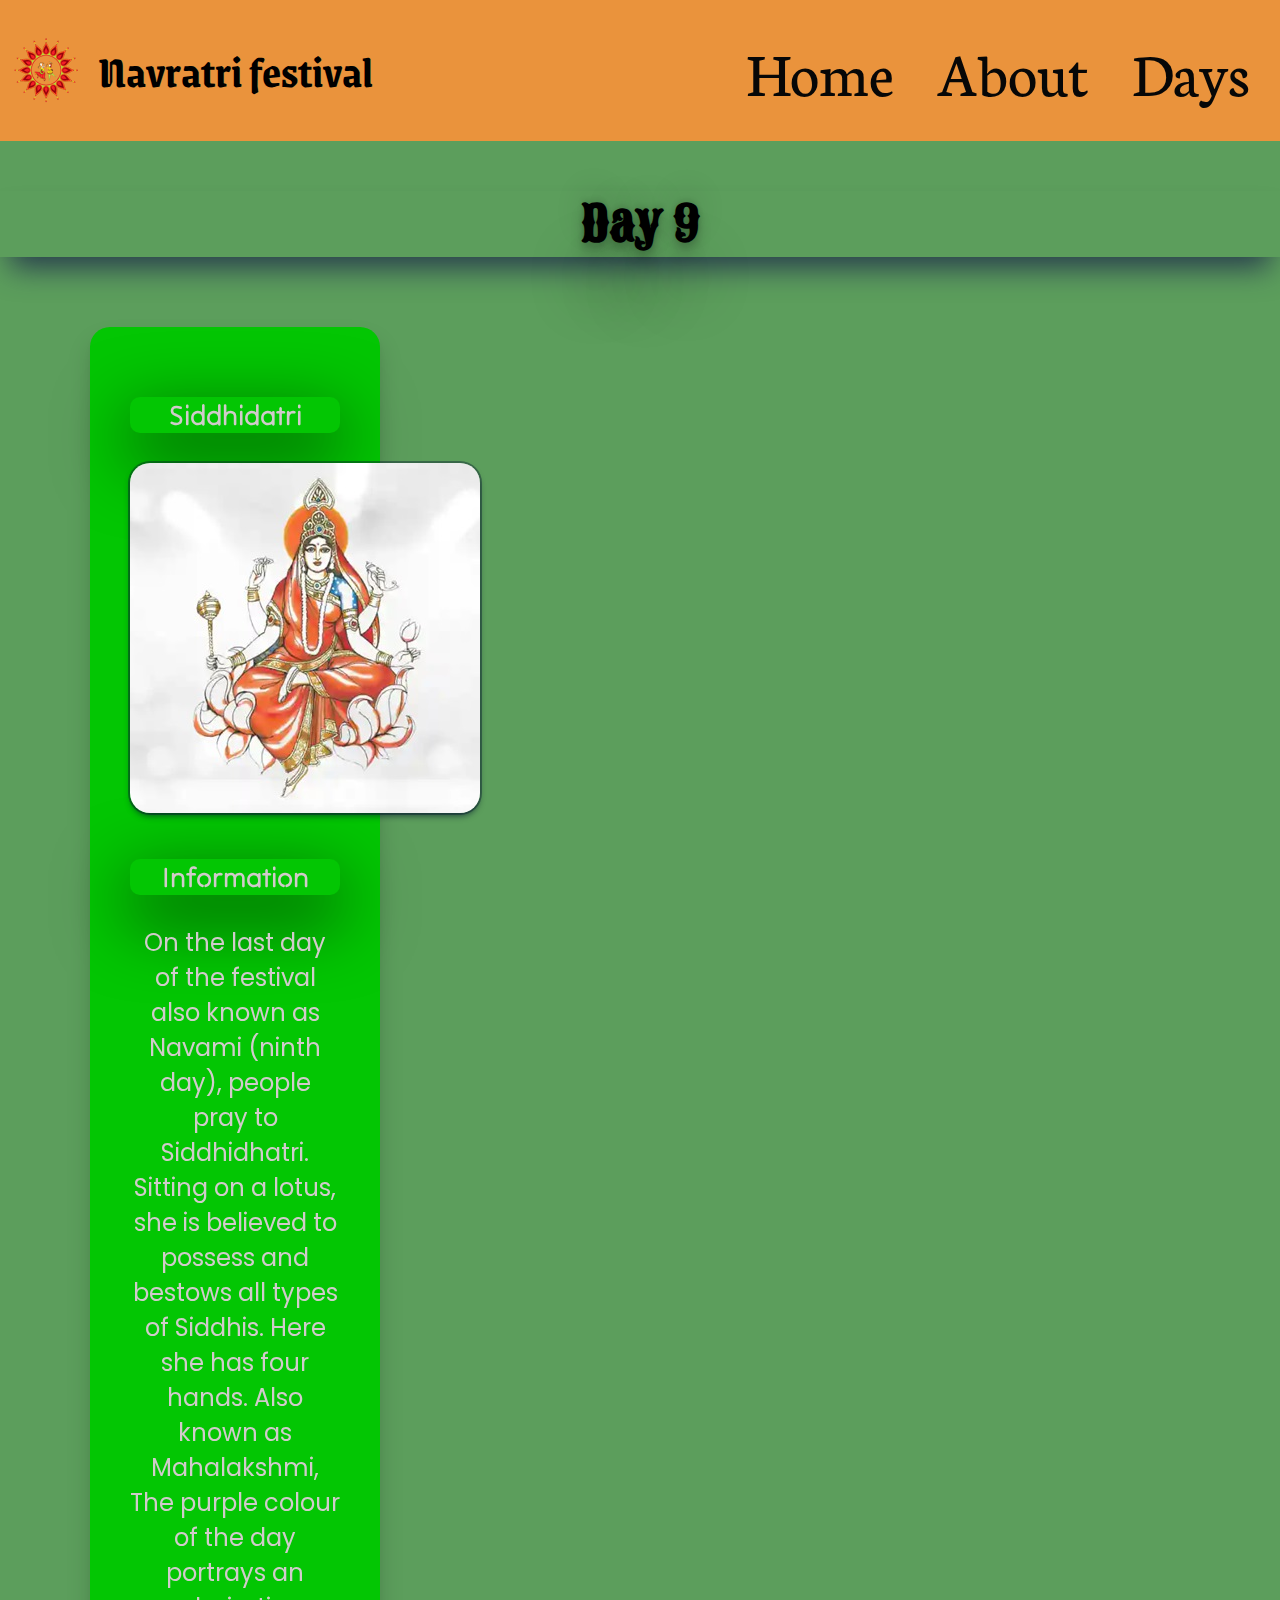
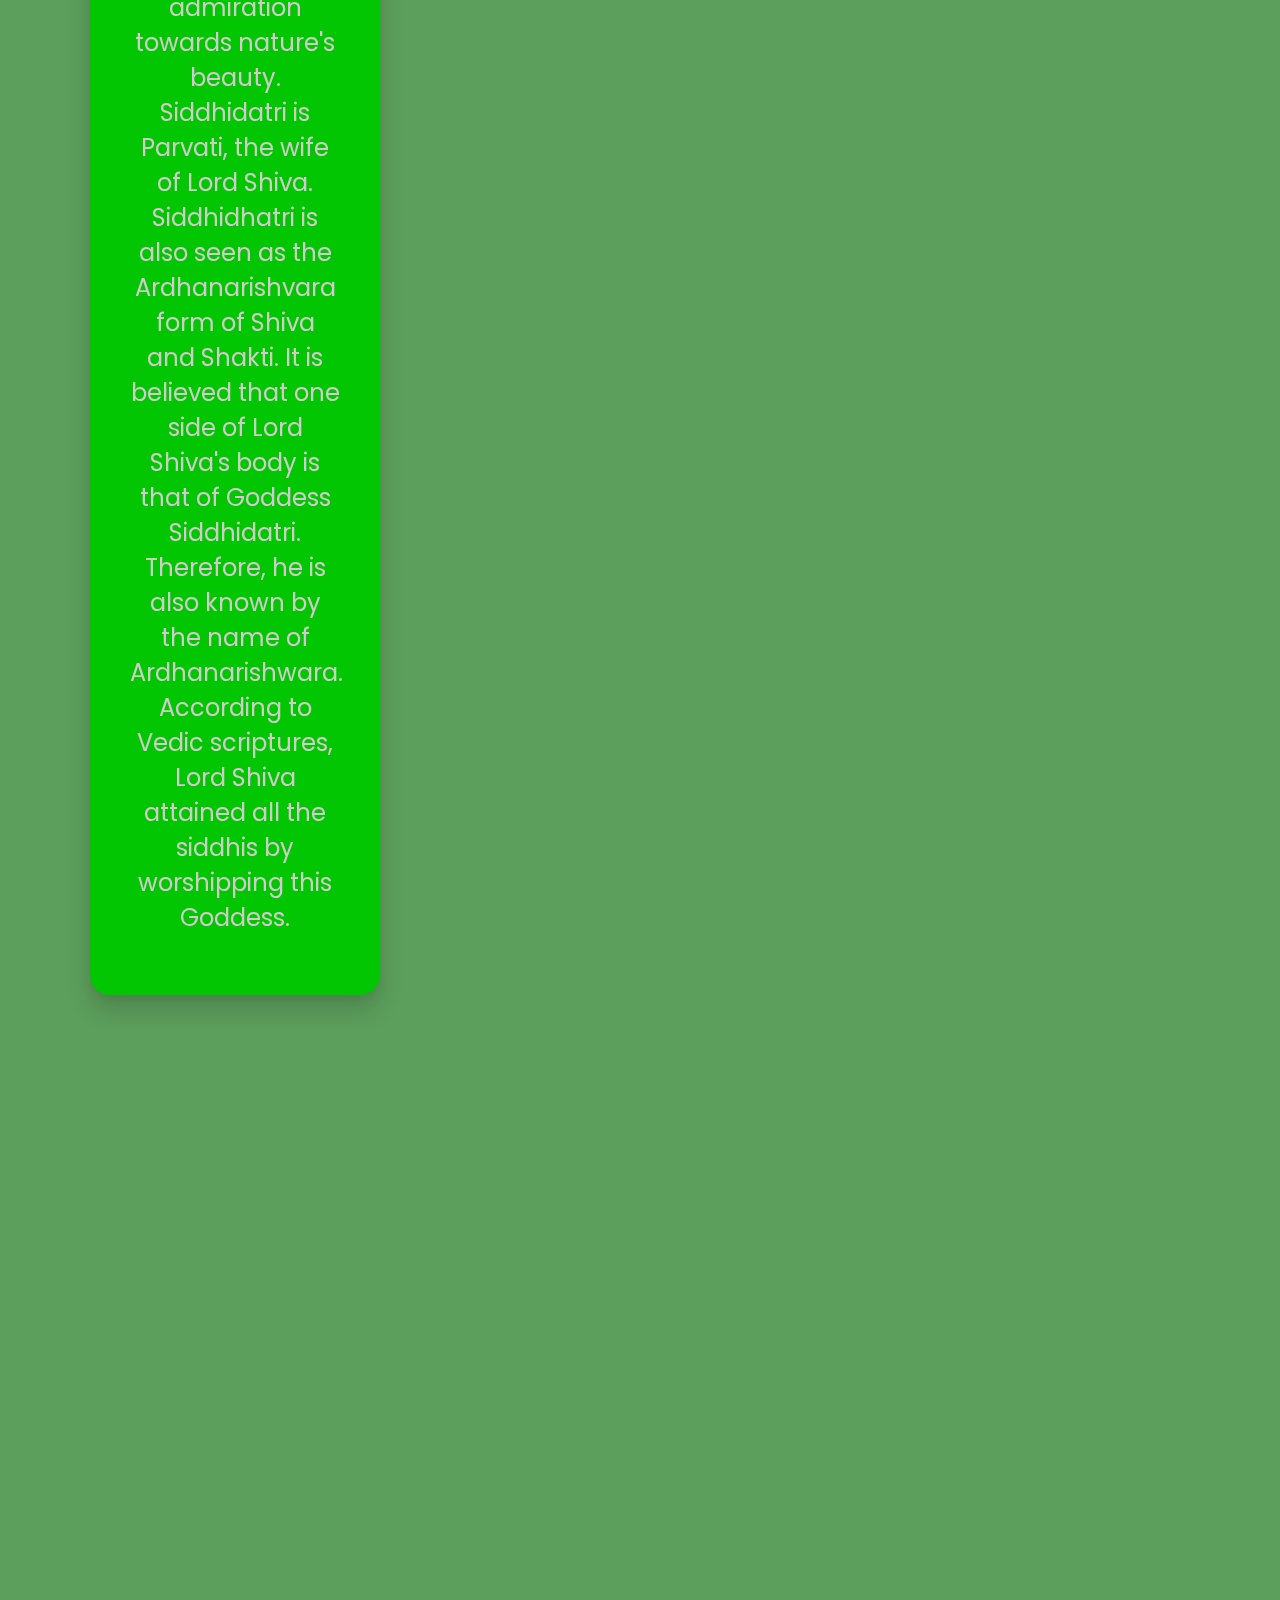
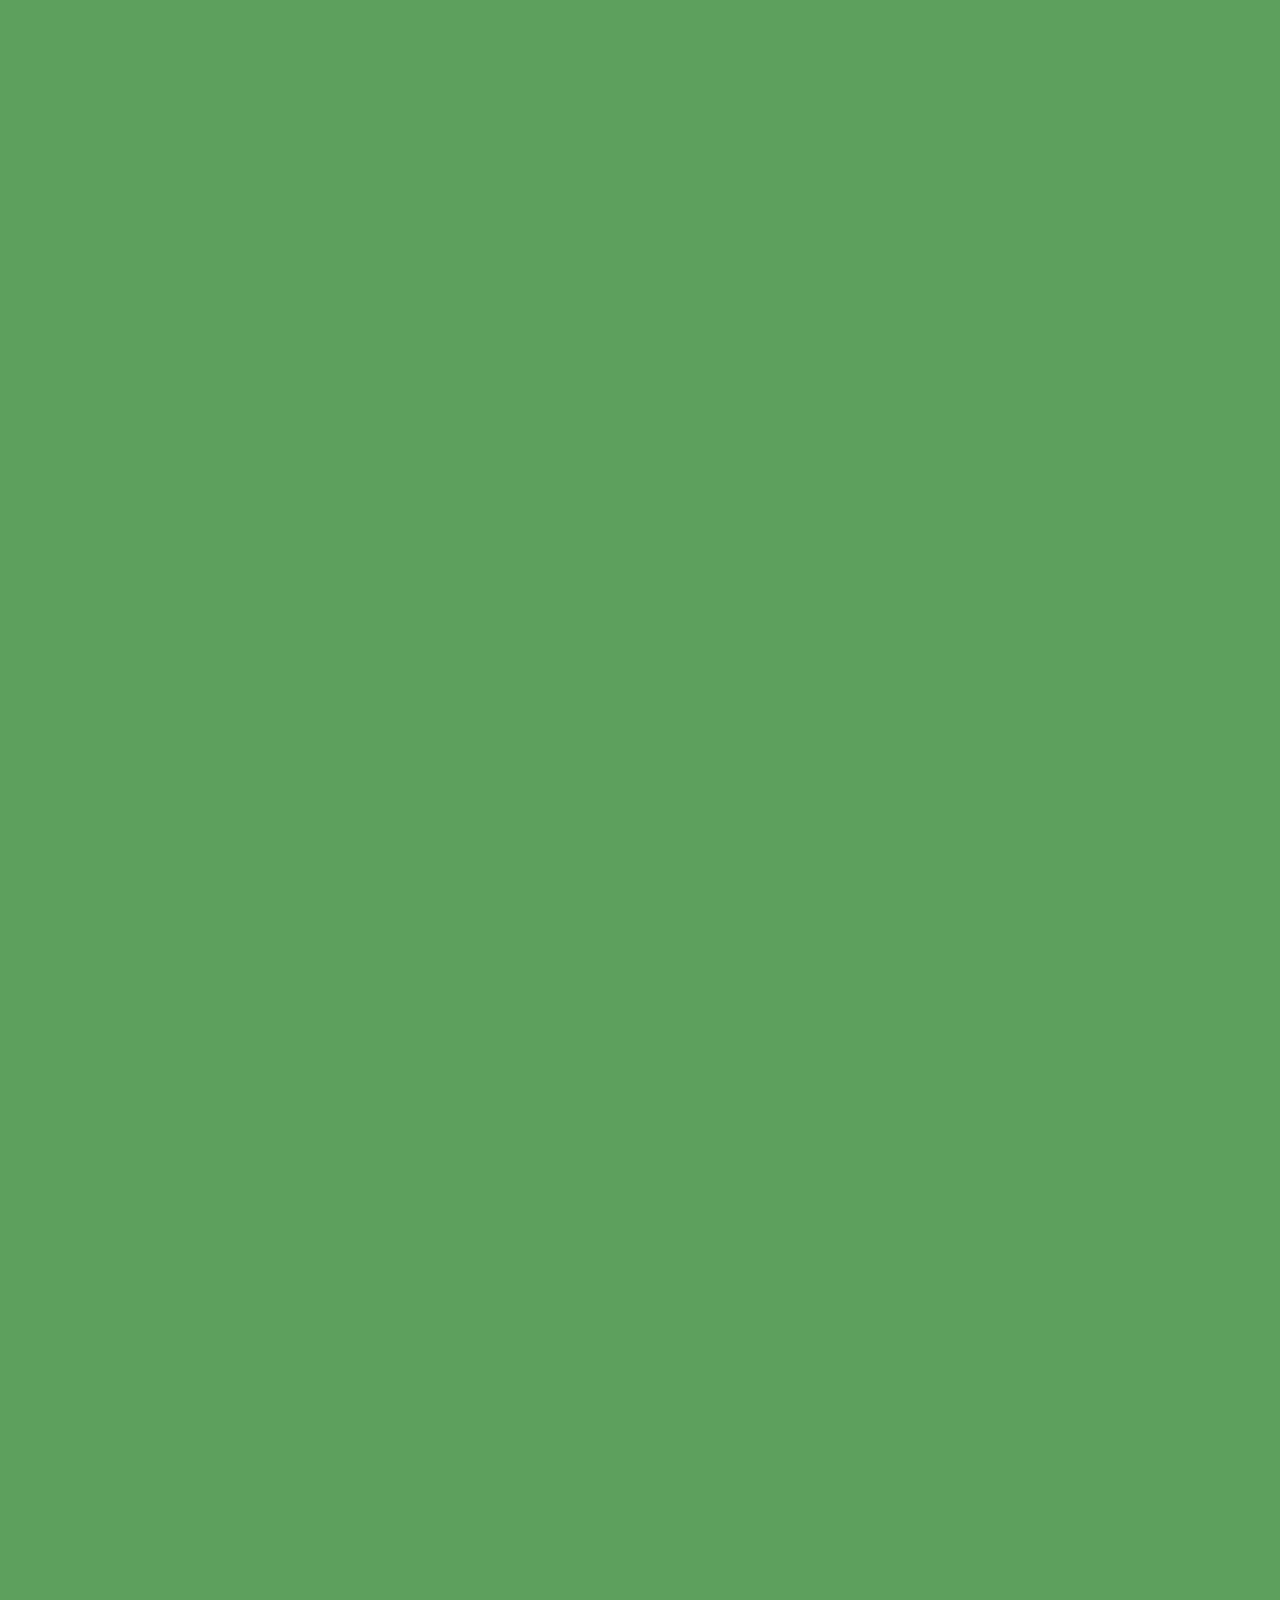
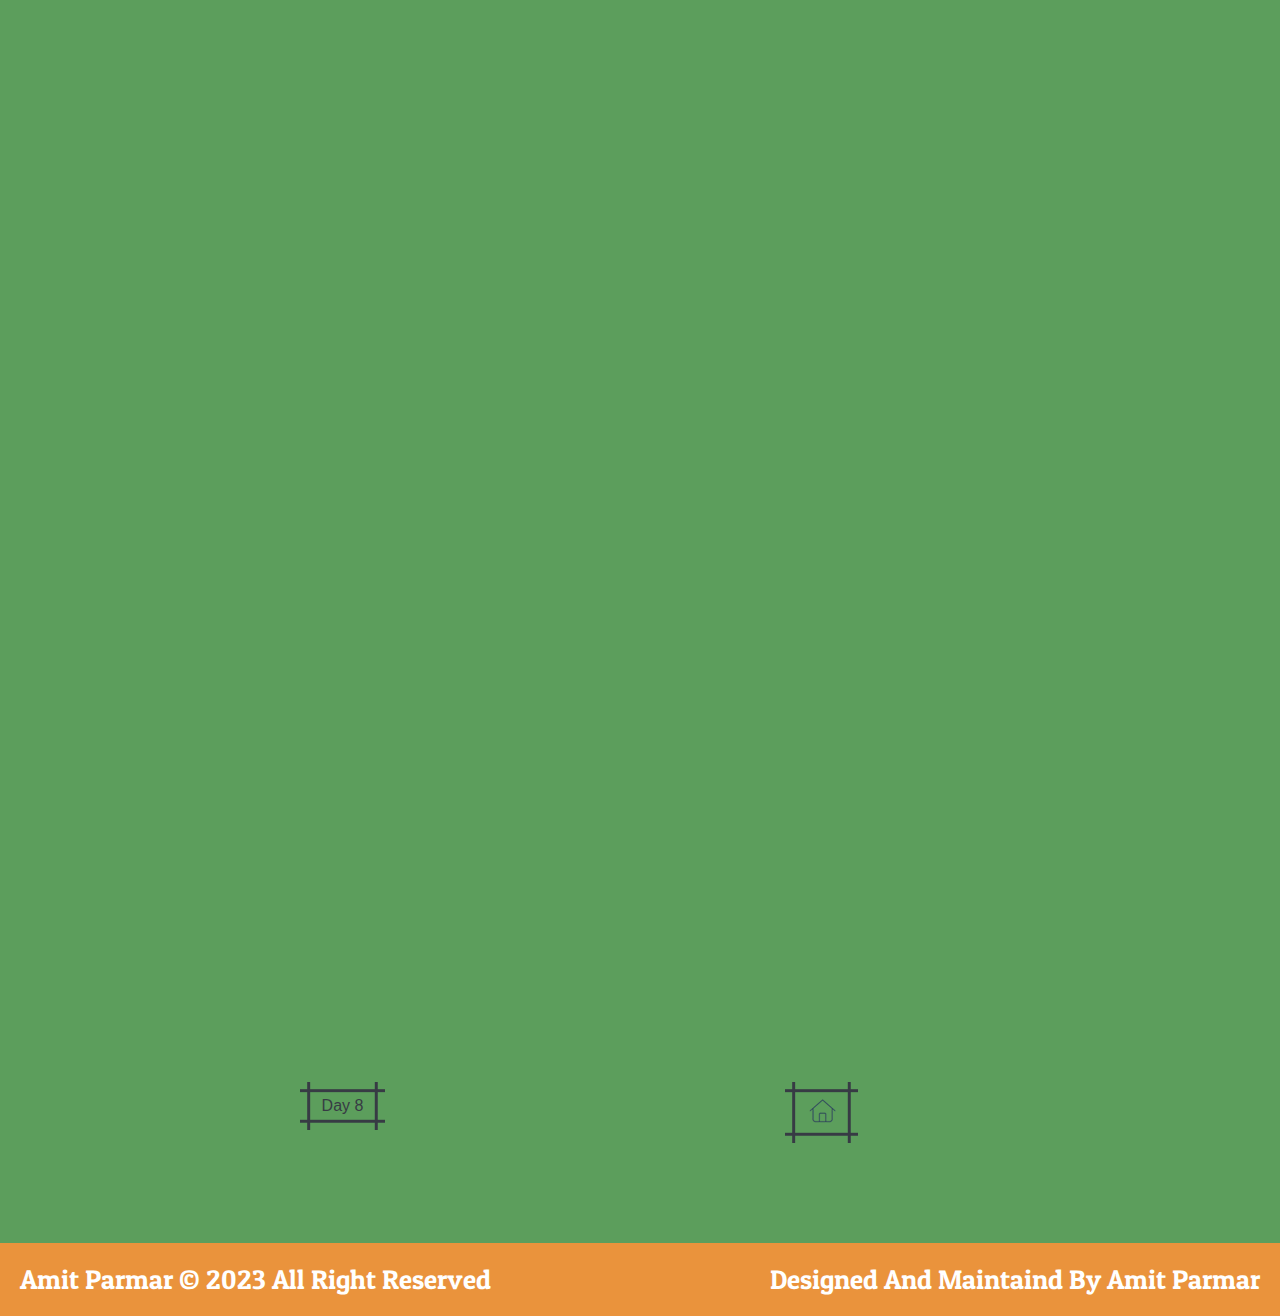
<file: day9.html>
<!DOCTYPE html>
<html lang="en">

<head>
  <meta charset="UTF-8">
  <meta name="viewport" content="width=device-width, initial-scale=1.0">
  <link rel="preconnect" href="https://fonts.gstatic.com" crossorigin>
  <link href="https://fonts.googleapis.com/css2?family=Grenze+Gotisch&display=swap" rel="stylesheet">
  <link href="https://unpkg.com/aos@2.3.1/dist/aos.css" rel="stylesheet">
  <link href="https://fonts.googleapis.com/css2?family=Tilt+Neon&display=swap" rel="stylesheet">
  <link href="https://fonts.googleapis.com/css2?family=Sancreek&display=swap" rel="stylesheet">
  <link href="https://fonts.googleapis.com/css2?family=Patua+One&display=swap" rel="stylesheet">
  <link rel="stylesheet" href="navratri.css">
  <link href="https://fonts.googleapis.com/css2?family=Neuton&display=swap" rel="stylesheet">
  <link href="https://fonts.googleapis.com/css2?family=Poppins&display=swap" rel="stylesheet">
  <link rel="stylesheet" href="https://cdnjs.cloudflare.com/ajax/libs/animate.css/4.1.1/animate.min.css" />
  <title>day 9</title>
</head>

<body>
  <section id="day9_color">

    <nav id="navbar">
      <div id="navratri_logo">
        <img src="navratri_logo.png" alt="">
        <h1>Navratri festival</h1>
      </div>
      <div id="links">
        <a href="index.html">Home</a>
        <a href="index.html">About</a>
        <a href="index.html">Days</a>
      </div>
    </nav>

    <h2 align="center" class="animate__animated animate__bounce animate__bounceInUp"> Day 9</h2>

    <section id="day9">

      <div id="day9_div1" data-aos="fade-up-right" data-aos-duration="2500">
        <h3 align="center" class="">Siddhidatri</h3>
        <img src="Maa_Siddhidatri_0.jpg" class="day9_images" alt="">
        <h3 align="center">Information</h3>
        <p class="day9_p">
          On the last day of the festival also known as Navami (ninth day), people pray to Siddhidhatri. Sitting on a
          lotus, she is believed to possess and bestows all types of Siddhis. Here she has four hands. Also known as
          Mahalakshmi, The purple colour of the day portrays an admiration towards nature's beauty. Siddhidatri is
          Parvati, the wife of Lord Shiva. Siddhidhatri is also seen as the Ardhanarishvara form of Shiva and Shakti. It
          is believed that one side of Lord Shiva's body is that of Goddess Siddhidatri. Therefore, he is also known by
          the name of Ardhanarishwara. According to Vedic scriptures, Lord Shiva attained all the siddhis by worshipping
          this Goddess.
        </p>
      </div>

      <div id="day9_div2" data-aos="fade-up-left" data-aos-duration="2500">
        <h3 align=center>Aishwarya Majmudar</h3>
        <img src="aishwarya.jpg" class="day9_images" alt="">
        <h3 align="center"> Singer - Information</h3>
        <p class="day9_p">
          Full Name: Aishwarya Majmudar <br>
          Genre: Gujarati Folk Music <br>
          Profession: Singer <br><br>
          Aishwarya Majmudar gained widespread recognition at a young age and is known for her powerful and melodious
          singing. She initially rose to fame through her participation in reality singing competitions, notably "Amul
          STAR Voice of India - Chhote Ustaad," where she showcased her singing talent. Aishwarya has sung in various
          languages, including Gujarati and Hindi, and has released several albums and singles throughout her career.
          She continues to be a respected and popular figure in the music industry.
        </p>
      </div>

      <div id="day9_div3" data-aos="fade-down-right" data-aos-duration="2500">

        <h3 align=center>PEACOCK GREEN</h3>

        <img src="color_peacock_green.jpg" class="day9_images" alt="">
        <h3 align="center"> color - Information</h3>
        <p class="day9_p">
          The ninth day of Navratri also called Navami, is the day when people worship the ninth incarnation of Maa
          Durga, Goddess Siddhidhatri.

          The goddess is known to fulfil all the divine aspirations and hence, the color of the day is also Peacock
          Green - the magical color that leaves people spellbound.
        </p>
      </div>

    </section>

    <section class="day_link">

      <a href="day8.html" class="day1_link">
        <button class="button-89" role="button">
          Day 8
        </button>
      </a>
      <a href="index.html" class="day1_link">
        <button class="button-89" role="button">
          <img src="Home_icon_logo.png" alt="">
        </button>
      </a>

    </section>

    <div class="footer">
      <div>
        Amit Parmar &#169; 2023 All Right Reserved
      </div>
      <div>
        Designed And Maintaind By Amit Parmar
      </div>
    </div>
  </section>

  <script src="https://unpkg.com/aos@2.3.1/dist/aos.js"></script>
  <script>
    AOS.init();
  </script>



</body>

</html>
</file>
<file: navratri.css>
* {
    margin: 0px;
    padding: 0px;

}

#index_color {
    background-color: #d3ecea;
}

#navbar {
    background-color: rgb(234, 147, 60);
    padding: 10px;
    display: flex;
    justify-content: space-between;

}

h1 {
    font-family: 'Grenze Gotisch', serif;
    font-size: 2.8rem;
}

#navratri_logo {

    display: flex;
    gap: 20px;
    align-items: center;
    font-size: 1.5rem;
}

#links {
    padding: 20px;

}

#links>a {
    margin-left: 40px;
    font-size: 4rem;
    text-decoration: none;
    font-family: 'Neuton', serif;
}

a:link {
    color: rgb(7, 7, 7);
}

a:visited {
    color: rgb(57, 49, 49);
}

a:active {
    color: #f1de65;
}

#banner {
    background-image: url("navratri8.jpg");
    width: 100%;
    height: 900px;
    background-repeat: no-repeat;
    background-size: cover;
    display: grid;
    justify-self: center;
    grid-template-columns: auto auto;
}

#banner>div>img {
    border-radius: 20px;
}

.banner_img {
    margin-top: 90px;
    margin-left: 25%;


}

#buffer {
    width: 100%;
    height: 500px;
    text-align: center;
    padding-top: 20%;
    font-size: 3rem;
    background-color: rgb(251, 244, 244);
    font-family: 'Miltonian', serif;
    background-color: #E6FFFD;
    color: #5e033e;
}

#about_us {
    background-image: url("Navratri-Images-4.png");
    width: 100%;
    background-repeat: no-repeat;
    background-size: cover;
    box-shadow: rgba(0, 0, 0, 0.17) 0px -23px 25px 0px inset, rgba(0, 0, 0, 0.15) 0px -36px 30px 0px inset, rgba(0, 0, 0, 0.1) 0px -79px 40px 0px inset, rgba(0, 0, 0, 0.06) 0px 2px 1px, rgba(0, 0, 0, 0.09) 0px 4px 2px, rgba(0, 0, 0, 0.09) 0px 8px 4px, rgba(0, 0, 0, 0.09) 0px 16px 8px, rgba(0, 0, 0, 0.09) 0px 32px 16px;
}

#about_us_div {
    font-size: 1.5rem;
    margin-top: 50px;
    margin-bottom: 70px;
    padding: 70px;
    text-align: center;

}

#about_us>h2 {
    margin-bottom: 40px;
}

#about_us_div>h3 {
    text-shadow: rgba(0, 0, 0, 0.25) 0px 54px 55px, rgba(0, 0, 0, 0.12) 0px -12px 30px, rgba(0, 0, 0, 0.12) 0px 4px 6px, rgba(0, 0, 0, 0.17) 0px 12px 13px, rgba(0, 0, 0, 0.09) 0px -3px 5px;
}

.about_us_p {
    margin-top: 30px;
    margin-bottom: 40px;
    font-family: 'Poppins', sans-serif;
}

#Days {
    background-image: url("navratri_benar.jpg");
    width: 100%;
    background-repeat: no-repeat;
    background-size: cover;
    color: white;
}

#Days>h2 {
    margin-bottom: 60px;
}

#Days>h4>a {
    text-decoration: none;
    color: white;
}

.days_h4 {
    display: flex;
    justify-content: center;
    font-size: 2rem;
    margin-left: 40%;
    margin-right: 40%;
    margin-bottom: 60px;
    font-family: 'Wellfleet', monospace;

    border-radius: 20px;
    text-shadow: rgba(50, 50, 93, 0.25) 0px 30px 60px -12px inset, rgba(0, 0, 0, 0.3) 0px 18px 36px -18px inset;
    /* box-shadow: rgba(0, 0, 0, 0.16) 0px 1px 4px, rgb(51, 51, 51) 0px 0px 0px 3px; */
    box-shadow: rgb(85, 91, 255) 0px 0px 0px 3px, rgb(31, 193, 27) 0px 0px 0px 6px, rgb(255, 217, 19) 0px 0px 0px 9px, rgb(255, 156, 85) 0px 0px 0px 12px, rgb(255, 85, 85) 0px 0px 0px 15px;
}

h2 {
    font-size: 3rem;
    font-family: 'Sancreek', serif;
    margin-top: 50px;
    box-shadow: rgb(38, 57, 77) 0px 20px 30px -10px;
    text-shadow: rgba(0, 0, 0, 0.25) 0px 54px 55px, rgba(0, 0, 0, 0.12) 0px -12px 30px, rgba(0, 0, 0, 0.12) 0px 4px 6px, rgba(0, 0, 0, 0.17) 0px 12px 13px, rgba(0, 0, 0, 0.09) 0px -3px 5px;
}

#day2_color {

    background-color: rgb(233, 227, 227);
}

.day2 {
    margin-top: 100px;
    margin-left: 80px;
    margin-right: 80px;
    margin-bottom: 200px;
    display: flex;
    gap: 50px;

}

.day2_p {
    font-size: 1.6rem;
    padding: 150px;
    text-align: center;
    margin-top: 40px;
    border-radius: 20px;
    font-family: 'Poppins', sans-serif;
    background-color: rgb(247, 241, 241);
    box-shadow: rgba(0, 0, 0, 0.25) 0px 54px 55px, rgba(0, 0, 0, 0.12) 0px -12px 30px, rgba(0, 0, 0, 0.12) 0px 4px 6px, rgba(0, 0, 0, 0.17) 0px 12px 13px, rgba(0, 0, 0, 0.09) 0px -3px 5px;
    /* text-align: center; */
}

.day2_images {
    margin-top: 0px;
    border-radius: 20px;
    box-shadow: rgba(0, 0, 0, 0.25) 0px 54px 55px, rgba(0, 0, 0, 0.12) 0px -12px 30px, rgba(0, 0, 0, 0.12) 0px 4px 6px, rgba(0, 0, 0, 0.17) 0px 12px 13px, rgba(0, 0, 0, 0.09) 0px -3px 5px;
}

.day2>div>h3 {
    font-size: 2.9rem;
    margin-bottom: 70px;
    font-family: 'Tilt Neon', sans-serif;
    box-shadow: rgba(0, 0, 0, 0.17) 0px -23px 25px 0px inset, rgba(0, 0, 0, 0.15) 0px -36px 30px 0px inset, rgba(0, 0, 0, 0.1) 0px -79px 40px 0px inset, rgba(0, 0, 0, 0.06) 0px 2px 1px, rgba(0, 0, 0, 0.09) 0px 4px 2px, rgba(0, 0, 0, 0.09) 0px 8px 4px, rgba(0, 0, 0, 0.09) 0px 16px 8px, rgba(0, 0, 0, 0.09) 0px 32px 16px;
}

#day3_color {
    background-color: rgb(255, 219, 219);
}

#day3 {
    margin-top: 70px;
    display: inline;


}

.day3_images {
    margin-top: 30px;
    margin-bottom: 30px;
    border-radius: 20px;
    box-shadow: rgba(6, 24, 44, 0.4) 0px 0px 0px 2px, rgba(6, 24, 44, 0.65) 0px 4px 6px -1px, rgba(255, 255, 255, 0.08) 0px 1px 0px inset;
}

#day3>div>h3 {
    margin-top: 10px;
    box-shadow: rgba(0, 0, 0, 0.56) 0px 22px 70px 4px;
    font-family: 'Tilt Neon', sans-serif;
    border-radius: 10px;
}


#day3>div>p {
    font-family: 'Poppins', sans-serif;
    margin-top: 30px;
}

#day3_div1 {
    font-size: 1.5rem;
    background-color: rgb(248, 204, 204);
    text-align: center;
    margin-top: 70px;
    margin-left: 90px;
    margin-right: 900px;
    padding-left: 40px;
    padding-right: 40px;
    padding-top: 60px;
    padding-bottom: 60px;
    border-radius: 20px;
    box-shadow: rgba(0, 0, 0, 0.56) 0px 22px 70px 4px;
}

#day3_div2 {
    font-size: 1.5rem;
    background-color: rgb(248, 204, 204);
    text-align: center;
    margin-top: 70px;
    margin-left: 440px;
    margin-right: 440px;
    padding-left: 40px;
    padding-right: 40px;
    padding-top: 60px;
    padding-bottom: 60px;
    border-radius: 20px;
    box-shadow: rgba(0, 0, 0, 0.56) 0px 22px 70px 4px;

}

#day3_div3 {
    font-size: 1.5rem;
    background-color: rgb(248, 204, 204);
    text-align: center;
    margin-top: 70px;
    margin-left: 900px;
    margin-right: 90px;
    margin-bottom: 50px;
    padding-left: 40px;
    padding-right: 40px;
    padding-top: 60px;
    padding-bottom: 60px;
    border-radius: 20px;
    box-shadow: rgba(0, 0, 0, 0.56) 0px 22px 70px 4px;
}


#day4_color {
    background-color: rgb(138, 138, 246);

}

#day4 {
    color: rgb(211, 176, 176);
    margin-top: 90px;
    margin-left: 50px;
    margin-right: 50px;
    gap: 50px;
    display: grid;
    grid-template-columns: auto auto auto;

}

.day4_imeges {
    margin-top: 30px;
    margin-bottom: 25px;
    box-shadow: rgba(0, 0, 0, 0.56) 0px 22px 70px 4px;
    border-radius: 20px;
}

#day4>div>h3 {
    font-family: 'Tilt Neon', sans-serif;
    border-radius: 10px;
    box-shadow: rgba(0, 0, 0, 0.56) 0px 22px 70px 4px;
}

#day4>div>p {
    margin-top: 40px;
    font-family: 'Poppins', sans-serif;
}

#day4_div1 {
    font-size: 1.7rem;
    text-align: center;
    padding: 20px;
    margin-bottom: 260%;
    background-color: rgb(101, 101, 252);
    border-radius: 20px;
    box-shadow: rgba(0, 0, 0, 0.2) 0px 60px 40px -7px;
}

#day4_div2 {
    font-size: 1.7rem;
    text-align: center;
    padding: 20px;
    margin-top: 210%;
    margin-bottom: 50px;
    background-color: rgb(101, 101, 252);
    border-radius: 20px;
    box-shadow: rgba(0, 0, 0, 0.2) 0px 60px 40px -7px;

}

#day4_div3 {
    font-size: 1.7rem;
    text-align: center;
    padding: 20px;
    margin-bottom: 260%;
    background-color: rgb(101, 101, 252);
    border-radius: 20px;
    box-shadow: rgba(0, 0, 0, 0.2) 0px 60px 40px -7px;
}

#day5_color {
    background-color: rgb(237, 237, 144);

}

#day5 {
    margin-top: 70px;
    display: inline;
    color: rgb(142, 136, 136);

}

.day5_images {
    margin-top: 30px;
    margin-bottom: 30px;
    border-radius: 17px;
    box-shadow: rgba(6, 24, 44, 0.4) 0px 0px 0px 2px, rgba(6, 24, 44, 0.65) 0px 4px 6px -1px, rgba(255, 255, 255, 0.08) 0px 1px 0px inset;
}

#day5>div>h3 {

    font-family: 'Tilt Neon', sans-serif;
    border-radius: 10px;
    box-shadow: rgba(0, 0, 0, 0.56) 0px 22px 70px 4px;
}


#day5>div>p {
    font-family: 'Poppins', sans-serif;
    margin-top: 27px;
}

#day5_div1 {
    font-size: 1.5rem;
    background-color: rgb(239, 239, 89);
    text-align: center;
    margin-top: 80px;
    margin-left: 420px;
    margin-right: 420px;
    padding: 50px;
    border-radius: 20px;
    box-shadow: rgba(17, 17, 26, 0.1) 0px 8px 24px, rgba(17, 17, 26, 0.1) 0px 16px 56px, rgba(17, 17, 26, 0.1) 0px 24px 80px;
}

#day5_div2 {
    font-size: 1.5rem;
    background-color: rgb(239, 239, 89);
    text-align: center;
    margin-top: 80px;
    margin-left: 420px;
    margin-right: 420px;
    padding: 80px;
    border-radius: 20px;
    box-shadow: rgba(17, 17, 26, 0.1) 0px 8px 24px, rgba(17, 17, 26, 0.1) 0px 16px 56px, rgba(17, 17, 26, 0.1) 0px 24px 80px;

}

#day5_div3 {
    font-size: 1.5rem;
    background-color: rgb(239, 239, 89);
    text-align: center;
    margin-top: 80px;
    margin-left: 420px;
    margin-right: 420px;
    margin-bottom: 30px;
    padding: 80px;
    border-radius: 20px;
    box-shadow: rgba(17, 17, 26, 0.1) 0px 8px 24px, rgba(17, 17, 26, 0.1) 0px 16px 56px, rgba(17, 17, 26, 0.1) 0px 24px 80px;
}

#day6_color {
    background-color: rgb(110, 246, 110);

}

#day6 {
    display: inline;
    color: #fcec76;

}

#day6>div>h3 {
    margin-top: 30px;
    margin-bottom: 30px;
    font-family: 'Tilt Neon', sans-serif;
    border-radius: 10px;
    box-shadow: rgba(0, 0, 0, 0.56) 0px 22px 70px 4px;
}

#day6>div>p {
    font-family: 'Poppins', sans-serif;
    margin-top: 40px;
}

.day6_images {
    border-radius: 20px;
    box-shadow: rgba(0, 0, 0, 0.4) 0px 2px 4px, rgba(0, 0, 0, 0.3) 0px 7px 13px -3px, rgba(0, 0, 0, 0.2) 0px -3px 0px inset;
}

#day6_div1 {
    font-size: 1.5rem;
    background-color: rgb(37, 164, 37);
    text-align: center;
    margin-top: 70px;
    margin-left: 60%;
    margin-right: 20px;
    padding-top: 50px;
    padding-left: 90px;
    padding-right: 90px;
    padding-bottom: 90px;
    border-radius: 20px;
    box-shadow: rgb(38, 57, 77) 0px 20px 30px -10px;
}

#day6_div2 {
    font-size: 1.5rem;
    background-color: rgb(37, 164, 37);
    text-align: center;
    margin-top: 70px;
    margin-left: 30%;
    margin-right: 30%;
    padding-top: 50px;
    padding-left: 90px;
    padding-right: 90px;
    padding-bottom: 90px;
    border-radius: 20px;
    box-shadow: rgb(38, 57, 77) 0px 20px 30px -10px;

}

#day6_div3 {
    font-size: 1.5rem;
    background-color: rgb(37, 164, 37);
    text-align: center;
    margin-top: 70px;
    margin-left: 30px;
    margin-right: 63%;
    margin-bottom: 40px;
    padding-top: 60px;
    padding-left: 60px;
    padding-right: 60px;
    padding-bottom: 70px;
    border-radius: 20px;
    box-shadow: rgb(38, 57, 77) 0px 20px 30px -10px;

}

#day7_color {
    background-color: rgb(245, 226, 226);
}

#day7 {
    display: flex;
    gap: 40px;
    margin-left: 80px;
    margin-right: 80px;
    color: rgb(136, 113, 113);

}

#day7>div>h3 {
    font-family: 'Tilt Neon', sans-serif;
    border-radius: 10px;
    box-shadow: rgba(0, 0, 0, 0.56) 0px 22px 70px 4px;
}

#day7>div>p {
    font-family: 'Poppins', sans-serif;
    margin-top: 40px;
}

.day7_imges {
    margin-top: 30px;
    margin-bottom: 30px;
    border-radius: 20px;
    box-shadow: rgba(0, 0, 0, 0.16) 0px 1px 4px, rgb(51, 51, 51) 0px 0px 0px 3px;
}

#day7_div1 {
    font-size: 1.5rem;
    background-color: rgb(220, 209, 209);
    text-align: center;
    margin-top: 96%;
    margin-bottom: 180px;
    padding: 60px;
    border-radius: 20px;
    box-shadow: rgba(0, 0, 0, 0.16) 0px 3px 6px, rgba(0, 0, 0, 0.23) 0px 3px 6px;
}

#day7_div2 {
    font-size: 1.5rem;
    background-color: rgb(220, 209, 209);
    text-align: center;
    margin-top: 90px;
    margin-bottom: 96%;
    padding: 60px;
    border-radius: 20px;
    box-shadow: rgba(0, 0, 0, 0.16) 0px 3px 6px, rgba(0, 0, 0, 0.23) 0px 3px 6px;
}

#day7_div3 {
    font-size: 1.5rem;
    background-color: rgb(220, 209, 209);
    text-align: center;
    margin-top: 96%;
    margin-bottom: 180px;
    padding: 60px;
    border-radius: 20px;
    box-shadow: rgba(0, 0, 0, 0.16) 0px 3px 6px, rgba(0, 0, 0, 0.23) 0px 3px 6px;
}

#day8_color {

    background-color: rgb(224, 186, 224);
}

.day8 {
    margin-top: 100px;
    margin-left: 80px;
    margin-right: 80px;
    margin-bottom: 200px;
    display: flex;
    gap: 50px;

}

.day8_p {
    font-size: 1.3rem;
    padding: 100px;
    text-align: center;
    margin-top: 40px;
    border-radius: 20px;
    font-family: 'Poppins', sans-serif;
    background-color: rgb(221, 166, 221);
    box-shadow: rgba(50, 50, 93, 0.25) 0px 50px 100px -20px, rgba(0, 0, 0, 0.3) 0px 30px 60px -30px, rgba(10, 37, 64, 0.35) 0px -2px 6px 0px inset;

}

.day8_images {
    margin-top: 20px;
    border-radius: 20px;
    box-shadow: rgba(6, 24, 44, 0.4) 0px 0px 0px 2px, rgba(6, 24, 44, 0.65) 0px 4px 6px -1px, rgba(255, 255, 255, 0.08) 0px 1px 0px inset;

}

.day8>div>h3 {
    font-size: 2.9rem;
    margin-bottom: 70px;
    font-family: 'Tilt Neon', sans-serif;
    background-color: rgb(221, 166, 221);
    box-shadow: rgba(0, 0, 0, 0.56) 0px 22px 70px 4px;
    border-radius: 10px;
}

#day9_color {
    background-color: rgb(92, 158, 92);

}

#day9 {
    margin-top: 70px;
    display: inline;
    color: rgb(209, 203, 203);

}

.day9_images {
    margin-top: 30px;
    margin-bottom: 30px;
    border-radius: 20px;
    box-shadow: rgba(6, 24, 44, 0.4) 0px 0px 0px 2px, rgba(6, 24, 44, 0.65) 0px 4px 6px -1px, rgba(255, 255, 255, 0.08) 0px 1px 0px inset;
}

#day9>div>h3 {
    margin-top: 10px;
    box-shadow: rgba(0, 0, 0, 0.56) 0px 22px 70px 4px;
    font-family: 'Tilt Neon', sans-serif;
    border-radius: 10px;
}


#day9>div>p {
    font-family: 'Poppins', sans-serif;
    margin-top: 30px;
}

#day9_div1 {
    font-size: 1.5rem;
    background-color: rgb(3, 198, 3);
    text-align: center;
    margin-top: 70px;
    margin-left: 90px;
    margin-right: 900px;
    padding-left: 40px;
    padding-right: 40px;
    padding-top: 60px;
    padding-bottom: 60px;
    border-radius: 20px;
    box-shadow: rgba(0, 0, 0, 0.15) 0px 15px 25px, rgba(0, 0, 0, 0.05) 0px 5px 10px;
}

#day9_div2 {
    font-size: 1.5rem;
    background-color: rgb(3, 198, 3);
    text-align: center;
    margin-top: 70px;
    margin-left: 440px;
    margin-right: 440px;
    padding-left: 40px;
    padding-right: 40px;
    padding-top: 60px;
    padding-bottom: 60px;
    border-radius: 20px;
    box-shadow: rgba(0, 0, 0, 0.15) 0px 15px 25px, rgba(0, 0, 0, 0.05) 0px 5px 10px;

}

#day9_div3 {
    font-size: 1.5rem;
    background-color: rgb(3, 198, 3);
    text-align: center;
    margin-top: 70px;
    margin-left: 900px;
    margin-right: 90px;
    margin-bottom: 50px;
    padding-left: 40px;
    padding-right: 40px;
    padding-top: 60px;
    padding-bottom: 60px;
    border-radius: 20px;
    box-shadow: rgba(0, 0, 0, 0.15) 0px 15px 25px, rgba(0, 0, 0, 0.05) 0px 5px 10px;
}

#day1_color {
    background-color: rgb(243, 186, 79);

}

#day1 {
    color: black;
    margin-top: 90px;
    margin-left: 50px;
    margin-right: 50px;
    gap: 50px;
    display: flex;


}

.day1_images {
    margin-top: 30px;
    margin-bottom: 25px;
    box-shadow: rgba(17, 17, 26, 0.1) 0px 4px 16px, rgba(17, 17, 26, 0.05) 0px 8px 32px;
    border-radius: 10px;
}

#day1>div>h3 {
    font-family: 'Tilt Neon', sans-serif;
    border-radius: 10px;
    box-shadow: rgba(6, 24, 44, 0.4) 0px 0px 0px 2px, rgba(6, 24, 44, 0.65) 0px 4px 6px -1px, rgba(255, 255, 255, 0.08) 0px 1px 0px inset;
}

#day1>div>p {
    font-family: 'Poppins', sans-serif;
    margin-top: 40px;
}

#day1_div1 {
    font-size: 1.7rem;
    text-align: center;
    padding: 20px;
    margin-bottom: 50px;
    background-color: rgb(235, 175, 63);
    border-radius: 20px;
    box-shadow: rgba(0, 0, 0, 0.16) 0px 1px 4px, rgb(51, 51, 51) 0px 0px 0px 3px;
}

#day1_div2 {
    font-size: 1.7rem;
    text-align: center;
    padding: 20px;
    margin-bottom: 50px;
    background-color: rgb(235, 175, 63);
    border-radius: 20px;
    box-shadow: rgba(0, 0, 0, 0.16) 0px 1px 4px, rgb(51, 51, 51) 0px 0px 0px 3px;

}

#day1_div3 {
    font-size: 1.7rem;
    text-align: center;
    padding: 20px;
    margin-bottom: 50px;
    background-color: rgb(235, 175, 63);
    border-radius: 20px;
    box-shadow: rgba(0, 0, 0, 0.16) 0px 1px 4px, rgb(51, 51, 51) 0px 0px 0px 3px;
}


.day_link {
    margin-top: 30px;
    margin-bottom: 50px;
    display: flex;
}

.day1_link {
    padding-left: 300px;
    padding-right: 100px;
    margin-right: 0px;
    margin-top: 30px;
    margin-bottom: 50px;
}

.button-89 {
    --b: 3px;
    /* border thickness */
    --s: .45em;
    /* size of the corner */
    --color: #373B44;

    padding: calc(.5em + var(--s)) calc(.9em + var(--s));
    color: var(--color);
    --_p: var(--s);
    background:
        conic-gradient(from 90deg at var(--b) var(--b), #0000 90deg, var(--color) 0) var(--_p) var(--_p)/calc(100% - var(--b) - 2*var(--_p)) calc(100% - var(--b) - 2*var(--_p));
    transition: .3s linear, color 0s, background-color 0s;
    outline: var(--b) solid #0000;
    outline-offset: .6em;
    font-size: 16px;

    border: 0;

    user-select: none;
    -webkit-user-select: none;
    touch-action: manipulation;
}

.button-89:hover,
.button-89:focus-visible {
    --_p: 0px;
    outline-color: var(--color);
    outline-offset: .05em;
}


.footer {
    background-color: rgb(234, 147, 60);
    color: #fff;
    padding: 20px;
    font-size: 1.7rem;
    font-family: 'Patua One', serif;
    display: flex;
    justify-content: space-between;
}
</file>
